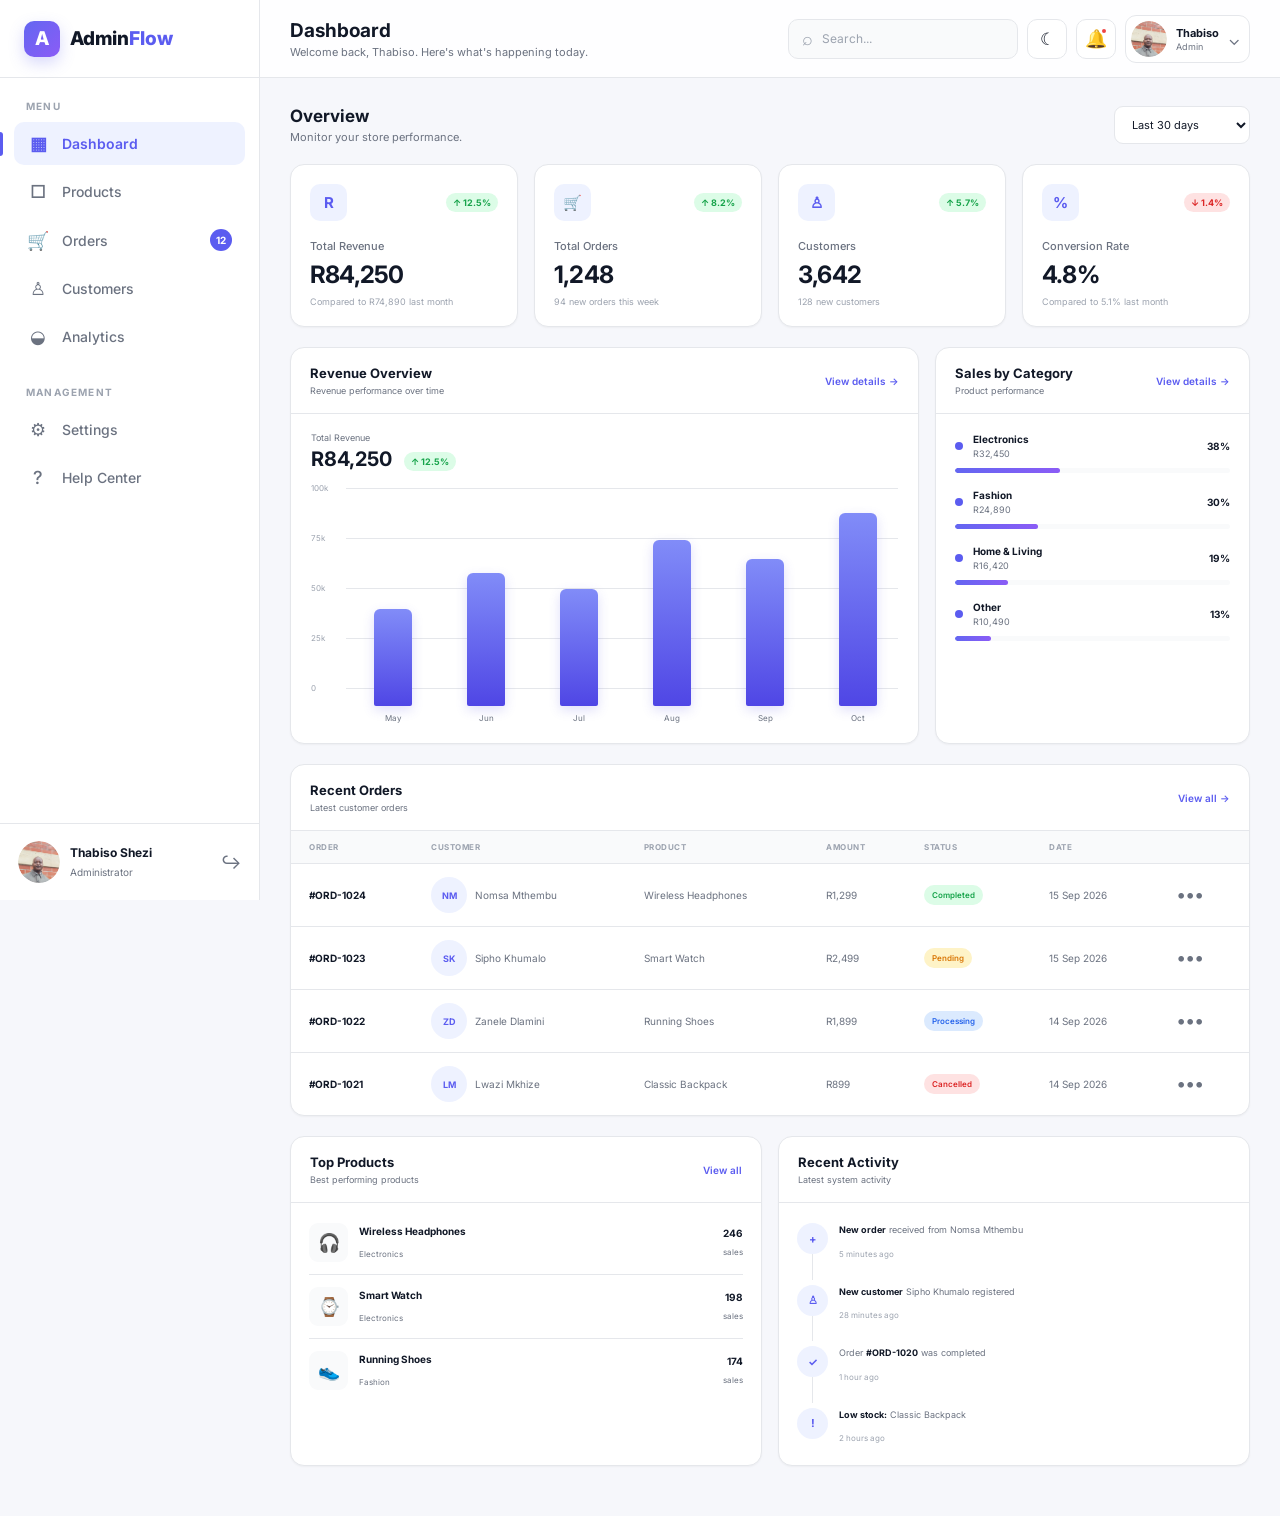
<file: index.html>
<!DOCTYPE html>
<html lang="en">
<head>
    <meta charset="UTF-8">

    <meta
        name="viewport"
        content="width=device-width, initial-scale=1.0"
    >

    <meta
        name="description"
        content="Modern responsive admin dashboard built with HTML, CSS and JavaScript."
    >

    <title>Admin Dashboard</title>

    <link rel="stylesheet" href="style.css">
</head>

<body>

<div class="dashboard-layout">

    <!-- ============================= -->
    <!-- SIDEBAR -->
    <!-- ============================= -->

    <aside class="sidebar" id="sidebar">

        <div class="sidebar-header">

            <a href="index.html" class="logo">
                <span class="logo-icon">A</span>

                <span class="logo-text">
                    Admin<span>Flow</span>
                </span>
            </a>

            <button
                class="sidebar-close"
                id="sidebarClose"
                aria-label="Close sidebar"
            >
                ✕
            </button>

        </div>


        <!-- Navigation -->

        <nav class="sidebar-nav">

            <p class="nav-title">MENU</p>

            <a href="index.html" class="nav-link active">

                <span class="nav-icon">▦</span>

                <span>Dashboard</span>

            </a>


            <a href="products.html" class="nav-link">

                <span class="nav-icon">□</span>

                <span>Products</span>

            </a>


            <a href="orders.html" class="nav-link">

                <span class="nav-icon">🛒</span>

                <span>Orders</span>

                <span class="nav-badge">12</span>

            </a>


            <a href="customers.html" class="nav-link">

                <span class="nav-icon">♙</span>

                <span>Customers</span>

            </a>


            <a href="analytics.html" class="nav-link">

                <span class="nav-icon">◒</span>

                <span>Analytics</span>

            </a>


            <p class="nav-title settings-title">
                MANAGEMENT
            </p>


            <a href="settings.html" class="nav-link">

                <span class="nav-icon">⚙</span>
                
                <span>Settings</span>
            </a>


            <a href="help.html" class="nav-link">

                <span class="nav-icon">?</span>

                <span>Help Center</span>
                
            </a>

        </nav>

        <!-- User -->

        <div class="sidebar-user">

            <div class="user-avatar">
                <img
                    src="profile.jpg"
                    alt="Thabiso Shezi"
                    class="admin-profile-image"
                >
            </div>

            <div class="user-info">
                <strong>Thabiso Shezi</strong>
                <span>Administrator</span>
            </div>

            <button
                class="logout-btn"
                title="Logout"
                aria-label="Logout"
            >
                ↪
            </button>

        </div>

    </aside>



    <!-- ============================= -->
    <!-- MAIN -->
    <!-- ============================= -->

    <main class="main-content">


        <!-- ============================= -->
        <!-- HEADER -->
        <!-- ============================= -->

        <header class="top-header">

            <div class="header-left">

                <button
                    class="menu-btn"
                    id="menuBtn"
                    aria-label="Open sidebar"
                >
                    ☰
                </button>


                <div>

                    <h1>Dashboard</h1>

                    <p>
                        Welcome back, Thabiso.
                        Here's what's happening today.
                    </p>

                </div>

            </div>


            <div class="header-actions">


                <!-- Search -->

                <div class="search-box">

                    <span>⌕</span>

                    <input
                        type="search"
                        id="dashboardSearch"
                        placeholder="Search..."
                        aria-label="Search dashboard"
                    >

                </div>


                <!-- Theme -->

                <button
                    class="header-btn"
                    id="themeToggle"
                    aria-label="Change theme"
                    title="Change theme"
                >
                    ☾
                </button>


                <!-- Notification -->

                <div class="notification-wrapper">

                <button
                    class="header-btn notification-btn"
                    id="notificationBtn"
                    aria-label="Notifications"
                    aria-expanded="false"
                >
                    🔔
                    <span class="notification-dot" id="notificationDot"></span>
                </button>

                <div class="notification-dropdown" id="notificationDropdown">

                    <div class="notification-header">
                        <div>
                            <h3>Notifications</h3>
                            <span>3 unread</span>
                        </div>

                        <button id="markAllRead">
                            Mark all as read
                        </button>
                    </div>

                    <div class="notification-list">

                        <div class="notification-item unread">
                            <div class="notification-item-icon">
                                🛒
                            </div>

                            <div class="notification-content">
                                <strong>New order received</strong>
                                <p>Order #ORD-1025 has been placed.</p>
                                <span>5 minutes ago</span>
                            </div>
                        </div>

                        <div class="notification-item unread">
                            <div class="notification-item-icon">
                                👤
                            </div>

                            <div class="notification-content">
                                <strong>New customer</strong>
                                <p>A new customer created an account.</p>
                                <span>28 minutes ago</span>
                            </div>
                        </div>

                        <div class="notification-item unread">
                            <div class="notification-item-icon">
                                ⚠
                            </div>

                            <div class="notification-content">
                                <strong>Low stock</strong>
                                <p>Classic Backpack is running low.</p>
                                <span>2 hours ago</span>
                            </div>
                        </div>

                    </div>

                    <a href="notifications.html" class="notification-footer">
                        View all notifications →
                    </a>

                </div>

             </div>


                <!-- Profile -->

                <button class="profile-button">

                    <div class="profile-avatar">
                        <img
                            src="profile.jpg"
                            alt="Thabiso Shezi"
                            class="admin-profile-image"
                        >
                    </div>

                    <div class="profile-details">
                        <strong>Thabiso</strong>
                        <span>Admin</span>
                    </div>

                    <span class="profile-arrow">⌄</span>

                </button>

            </div>

        </header>



        <!-- ============================= -->
        <!-- DASHBOARD CONTENT -->
        <!-- ============================= -->

        <div class="dashboard-content">


            <!-- ============================= -->
            <!-- OVERVIEW -->
            <!-- ============================= -->

            <div class="section-heading">

                <div>

                    <h2>Overview</h2>

                    <p>
                        Monitor your store performance.
                    </p>

                </div>


                <select
                    id="dateFilter"
                    class="date-filter"
                    aria-label="Select report period"
                >

                    <option value="7">
                        Last 7 days
                    </option>

                    <option value="30" selected>
                        Last 30 days
                    </option>

                    <option value="90">
                        Last 90 days
                    </option>

                </select>

            </div>



            <!-- ============================= -->
            <!-- STAT CARDS -->
            <!-- ============================= -->

            <section class="stats-grid">


                <!-- Revenue -->

                <article class="stat-card">

                    <div class="stat-top">

                        <div class="stat-icon">
                            R
                        </div>

                        <span class="stat-change positive">
                            ↑ 12.5%
                        </span>

                    </div>


                    <p class="stat-label">
                        Total Revenue
                    </p>

                    <h3 id="totalRevenue">
                        R84,250
                    </h3>

                    <p class="stat-description">
                        Compared to R74,890 last month
                    </p>

                </article>



                <!-- Orders -->

                <article class="stat-card">

                    <div class="stat-top">

                        <div class="stat-icon">
                            🛒
                        </div>

                        <span class="stat-change positive">
                            ↑ 8.2%
                        </span>

                    </div>


                    <p class="stat-label">
                        Total Orders
                    </p>

                    <h3 id="totalOrders">
                        1,248
                    </h3>

                    <p class="stat-description">
                        94 new orders this week
                    </p>

                </article>



                <!-- Customers -->

                <article class="stat-card">

                    <div class="stat-top">

                        <div class="stat-icon">
                            ♙
                        </div>

                        <span class="stat-change positive">
                            ↑ 5.7%
                        </span>

                    </div>


                    <p class="stat-label">
                        Customers
                    </p>

                    <h3 id="totalCustomers">
                        3,642
                    </h3>

                    <p class="stat-description">
                        128 new customers
                    </p>

                </article>



                <!-- Conversion -->

                <article class="stat-card">

                    <div class="stat-top">

                        <div class="stat-icon">
                            %
                        </div>

                        <span class="stat-change negative">
                            ↓ 1.4%
                        </span>

                    </div>


                    <p class="stat-label">
                        Conversion Rate
                    </p>

                    <h3>
                        4.8%
                    </h3>

                    <p class="stat-description">
                        Compared to 5.1% last month
                    </p>

                </article>

            </section>



            <!-- ============================= -->
            <!-- ANALYTICS AREA -->
            <!-- ============================= -->

            <section class="analytics-grid">


                <!-- Revenue Chart -->

                <article class="dashboard-card revenue-card">

                    <div class="card-header">

                        <div>

                            <h3>Revenue Overview</h3>

                            <p>
                                Revenue performance over time
                            </p>

                        </div>


                        <a href="revenue.html" class="view-all">
                            View details →
                        </a>

                    </div>


                    <div class="revenue-summary">

                        <div>

                            <span>Total Revenue</span>

                            <strong>
                                R84,250
                            </strong>

                        </div>

                        <span class="stat-change positive">
                            ↑ 12.5%
                        </span>

                    </div>


                    <!-- Custom CSS/JS chart -->

                    <div
                        class="chart-container"
                        id="revenueChart"
                    >

                        <div class="chart-grid">

                            <span>100k</span>
                            <span>75k</span>
                            <span>50k</span>
                            <span>25k</span>
                            <span>0</span>

                        </div>


                        <div class="chart-bars">

                            <div
                                class="chart-column"
                                data-value="42"
                            >
                                <div
                                    class="chart-bar"
                                    style="height: 42%;"
                                ></div>

                                <span>May</span>
                            </div>


                            <div
                                class="chart-column"
                                data-value="58"
                            >
                                <div
                                    class="chart-bar"
                                    style="height: 58%;"
                                ></div>

                                <span>Jun</span>
                            </div>


                            <div
                                class="chart-column"
                                data-value="51"
                            >
                                <div
                                    class="chart-bar"
                                    style="height: 51%;"
                                ></div>

                                <span>Jul</span>
                            </div>


                            <div
                                class="chart-column"
                                data-value="72"
                            >
                                <div
                                    class="chart-bar"
                                    style="height: 72%;"
                                ></div>

                                <span>Aug</span>
                            </div>


                            <div
                                class="chart-column"
                                data-value="64"
                            >
                                <div
                                    class="chart-bar"
                                    style="height: 64%;"
                                ></div>

                                <span>Sep</span>
                            </div>


                            <div
                                class="chart-column"
                                data-value="84"
                            >
                                <div
                                    class="chart-bar"
                                    style="height: 84%;"
                                ></div>

                                <span>Oct</span>
                            </div>

                        </div>

                    </div>

                </article>



                <!-- Sales -->

                <article class="dashboard-card">

                    <div class="card-header">

                        <div>

                            <h3>Sales by Category</h3>

                            <p>
                                Product performance
                            </p>

                        </div>

                        <a href="sales.html" class="view-all">
                            View details →
                        </a>

                    </div>


                    <div class="sales-list">


                        <div class="sales-item">

                            <div class="sales-info">

                                <span class="sales-dot"></span>

                                <div>

                                    <strong>Electronics</strong>

                                    <span>R32,450</span>

                                </div>

                            </div>

                            <strong>38%</strong>

                        </div>


                        <div class="progress">

                            <div
                                class="progress-bar"
                                style="width: 38%;"
                            ></div>

                        </div>



                        <div class="sales-item">

                            <div class="sales-info">

                                <span class="sales-dot"></span>

                                <div>

                                    <strong>Fashion</strong>

                                    <span>R24,890</span>

                                </div>

                            </div>

                            <strong>30%</strong>

                        </div>


                        <div class="progress">

                            <div
                                class="progress-bar"
                                style="width: 30%;"
                            ></div>

                        </div>



                        <div class="sales-item">

                            <div class="sales-info">

                                <span class="sales-dot"></span>

                                <div>

                                    <strong>Home & Living</strong>

                                    <span>R16,420</span>

                                </div>

                            </div>

                            <strong>19%</strong>

                        </div>


                        <div class="progress">

                            <div
                                class="progress-bar"
                                style="width: 19%;"
                            ></div>

                        </div>



                        <div class="sales-item">

                            <div class="sales-info">

                                <span class="sales-dot"></span>

                                <div>

                                    <strong>Other</strong>

                                    <span>R10,490</span>

                                </div>

                            </div>

                            <strong>13%</strong>

                        </div>


                        <div class="progress">

                            <div
                                class="progress-bar"
                                style="width: 13%;"
                            ></div>

                        </div>

                    </div>

                </article>

            </section>



            <!-- ============================= -->
            <!-- RECENT ORDERS -->
            <!-- ============================= -->

            <section class="dashboard-card orders-card">

                <div class="card-header">

                    <div>

                        <h3>Recent Orders</h3>

                        <p>
                            Latest customer orders
                        </p>

                    </div>


                    <a
                        href="orders.html"
                        class="view-all"
                    >
                        View all →
                    </a>

                </div>


                <div class="table-wrapper">

                    <table>

                        <thead>

                        <tr>

                            <th>ORDER</th>
                            <th>CUSTOMER</th>
                            <th>PRODUCT</th>
                            <th>AMOUNT</th>
                            <th>STATUS</th>
                            <th>DATE</th>
                            <th></th>

                        </tr>

                        </thead>


                        <tbody id="recentOrders">

                        <tr>

                            <td>
                                <strong>#ORD-1024</strong>
                            </td>

                            <td>

                                <div class="customer-cell">

                                    <span class="customer-avatar">
                                        NM
                                    </span>

                                    <span>
                                        Nomsa Mthembu
                                    </span>

                                </div>

                            </td>

                            <td>
                                Wireless Headphones
                            </td>

                            <td>
                                R1,299
                            </td>

                            <td>
                                <span class="status completed">
                                    Completed
                                </span>
                            </td>

                            <td>
                                15 Sep 2026
                            </td>

                            <td>
                                <div class="order-action-wrapper">

                                    <button
                                    class="table-action"
                                    aria-label="Order actions"
                                        aria-expanded="false"
                                 >
                                        •••
                                </button>

                                    <div class="order-action-menu">

                                        <a href="orders.html">
                                            View Order
                                        </a>

                                        <a href="update-order-status.html?id=ORD-1024">
                                            Update Status
                                        </a>

                                        <a href="customers.html">
                                            View Customer
                                        </a>

                                    </div>

                                </div>
                            </td>
                        </tr>



                        <tr>

                            <td>
                                <strong>#ORD-1023</strong>
                            </td>

                            <td>

                                <div class="customer-cell">

                                    <span class="customer-avatar">
                                        SK
                                    </span>

                                    <span>
                                        Sipho Khumalo
                                    </span>

                                </div>

                            </td>

                            <td>
                                Smart Watch
                            </td>

                            <td>
                                R2,499
                            </td>

                            <td>

                                <span class="status pending">
                                    Pending
                                </span>

                            </td>

                            <td>
                                15 Sep 2026
                            </td>

                            <td>

                                <div class="order-action-wrapper">

                                <button
                                    class="table-action"
                                    aria-label="Order actions"
                                    aria-expanded="false"
                                >
                                    •••
                                </button>

                                <div class="order-action-menu">

                                    <a href="orders.html">
                                        View Order
                                    </a>

                                    <a href="update-order-status.html?id=ORD-1023">
                                        Update Status
                                    </a>

                                    <a href="customers.html">
                                        View Customer
                                    </a>

                                </div>

                            </div>

                            </td>

                        </tr>


                        <tr>

                            <td>
                                <strong>#ORD-1022</strong>
                            </td>

                            <td>

                                <div class="customer-cell">

                                    <span class="customer-avatar">
                                        ZD
                                    </span>

                                    <span>
                                        Zanele Dlamini
                                    </span>

                                </div>

                            </td>

                            <td>
                                Running Shoes
                            </td>

                            <td>
                                R1,899
                            </td>

                            <td>

                                <span class="status processing">
                                    Processing
                                </span>

                            </td>

                            <td>
                                14 Sep 2026
                            </td>

                            <td>

                                <div class="order-action-wrapper">

                                    <button
                                        class="table-action"
                                        aria-label="Order actions"
                                        aria-expanded="false"
                                    >
                                        •••
                                    </button>

                                    <div class="order-action-menu">

                                        <a href="orders.html">
                                            View Order
                                        </a>

                                        <a href="update-order-status.html?id=ORD-1022">
                                            Update Status
                                        </a>

                                        <a href="customers.html">
                                            View Customer
                                        </a>

                                    </div>

                                </div>

                            </td>

                        </tr>


                        <tr>

                            <td>
                                <strong>#ORD-1021</strong>
                            </td>

                            <td>

                                <div class="customer-cell">

                                    <span class="customer-avatar">
                                        LM
                                    </span>

                                    <span>
                                        Lwazi Mkhize
                                    </span>

                                </div>

                            </td>

                            <td>
                                Classic Backpack
                            </td>

                            <td>
                                R899
                            </td>

                            <td>

                                <span class="status cancelled">
                                    Cancelled
                                </span>

                            </td>

                            <td>
                                14 Sep 2026
                            </td>

                            <td>

                                <div class="order-action-wrapper">

                                        <button
                                            class="table-action"
                                            aria-label="Order actions"
                                            aria-expanded="false"
                                        >
                                            •••
                                        </button>

                                        <div class="order-action-menu">

                                            <a href="orders.html">
                                                View Order
                                            </a>

                                            <a href="update-order-status.html?id=ORD-1021">
                                                Update Status
                                            </a>

                                            <a href="customers.html">
                                                View Customer
                                            </a>

                                        </div>

                                    </div>

                            </td>

                        </tr>

                        </tbody>

                    </table>

                </div>

            </section>



            <!-- ============================= -->
            <!-- BOTTOM GRID -->
            <!-- ============================= -->

            <section class="bottom-grid">


                <!-- Top Products -->

                <article class="dashboard-card">

                    <div class="card-header">

                        <div>

                            <h3>Top Products</h3>

                            <p>
                                Best performing products
                            </p>

                        </div>

                        <a
                            href="products.html"
                            class="view-all"
                        >
                            View all
                        </a>

                    </div>


                    <div class="product-list">


                        <div class="product-item">

                            <div class="product-image">
                                🎧
                            </div>

                            <div class="product-info">

                                <strong>
                                    Wireless Headphones
                                </strong>

                                <span>
                                    Electronics
                                </span>

                            </div>

                            <div class="product-sales">

                                <strong>246</strong>

                                <span>sales</span>

                            </div>

                        </div>



                        <div class="product-item">

                            <div class="product-image">
                                ⌚
                            </div>

                            <div class="product-info">

                                <strong>
                                    Smart Watch
                                </strong>

                                <span>
                                    Electronics
                                </span>

                            </div>

                            <div class="product-sales">

                                <strong>198</strong>

                                <span>sales</span>

                            </div>

                        </div>



                        <div class="product-item">

                            <div class="product-image">
                                👟
                            </div>

                            <div class="product-info">

                                <strong>
                                    Running Shoes
                                </strong>

                                <span>
                                    Fashion
                                </span>

                            </div>

                            <div class="product-sales">

                                <strong>174</strong>

                                <span>sales</span>

                            </div>

                        </div>

                    </div>

                </article>



                <!-- Activity -->

                <article class="dashboard-card">

                    <div class="card-header">

                        <div>

                            <h3>Recent Activity</h3>

                            <p>
                                Latest system activity
                            </p>

                        </div>

                    </div>


                    <div class="activity-list">


                        <div class="activity-item">

                            <span class="activity-icon">
                                +
                            </span>

                            <div>

                                <p>
                                    <strong>New order</strong>
                                    received from Nomsa Mthembu
                                </p>

                                <span>
                                    5 minutes ago
                                </span>

                            </div>

                        </div>



                        <div class="activity-item">

                            <span class="activity-icon">
                                ♙
                            </span>

                            <div>

                                <p>
                                    <strong>New customer</strong>
                                    Sipho Khumalo registered
                                </p>

                                <span>
                                    28 minutes ago
                                </span>

                            </div>

                        </div>



                        <div class="activity-item">

                            <span class="activity-icon">
                                ✓
                            </span>

                            <div>

                                <p>
                                    Order
                                    <strong>#ORD-1020</strong>
                                    was completed
                                </p>

                                <span>
                                    1 hour ago
                                </span>

                            </div>

                        </div>



                        <div class="activity-item">

                            <span class="activity-icon">
                                !
                            </span>

                            <div>

                                <p>
                                    <strong>Low stock:</strong>
                                    Classic Backpack
                                </p>

                                <span>
                                    2 hours ago
                                </span>

                            </div>

                        </div>

                    </div>

                </article>

            </section>

        </div>

    </main>

</div>


<!-- Mobile overlay -->

<div
    class="sidebar-overlay"
    id="sidebarOverlay"
></div>


<!-- JavaScript -->

<script src="script.js"></script>
</body>
</html>
</file>
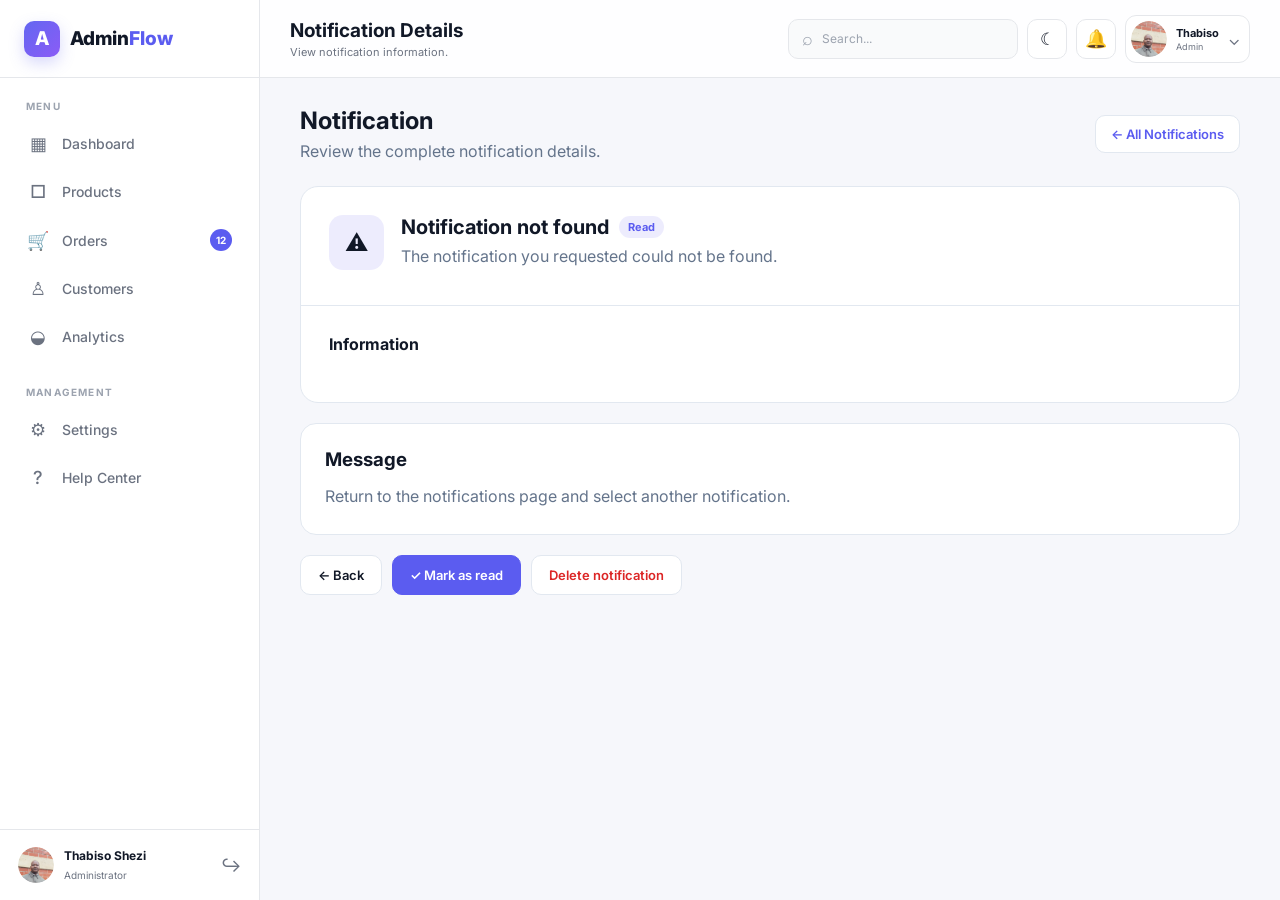
<file: notification-details.html>
<!DOCTYPE html>
<html lang="en">

<head>
    <meta charset="UTF-8">

    <meta
        name="viewport"
        content="width=device-width, initial-scale=1.0"
    >

    <meta
        name="description"
        content="AdminFlow notification details."
    >

    <title>Notification Details | AdminFlow</title>

    <link rel="stylesheet" href="style.css">

    <style>

        /* ==========================================
           NOTIFICATION DETAILS
        ========================================== */

        .details-page {
            max-width: 1000px;
        }

        .details-heading {
            display: flex;
            align-items: center;
            justify-content: space-between;
            gap: 20px;

            margin-bottom: 25px;
        }

        .details-heading h2 {
            margin: 0 0 6px;
        }

        .details-heading p {
            margin: 0;
            color: var(--text-muted, #64748b);
        }

        .back-notifications {
            display: inline-flex;
            align-items: center;
            gap: 7px;

            padding: 10px 15px;

            border:
                1px solid var(--border-color, #e2e8f0);

            border-radius: 10px;

            background: var(--card-bg, #fff);

            color: var(--primary, #4f46e5);

            text-decoration: none;
            font-size: 13px;
            font-weight: 600;

            transition: 0.2s ease;
        }

        .back-notifications:hover {
            transform: translateY(-2px);
        }


        /* ==========================================
           MAIN CARD
        ========================================== */

        .notification-details-card {
            background: var(--card-bg, #fff);

            border:
                1px solid var(--border-color, #e2e8f0);

            border-radius: 18px;

            overflow: hidden;

            margin-bottom: 20px;
        }


        /* Top */

        .details-card-top {
            display: flex;
            align-items: flex-start;
            gap: 17px;

            padding: 28px;

            border-bottom:
                1px solid var(--border-color, #e2e8f0);
        }

        .details-icon {
            width: 55px;
            height: 55px;

            flex-shrink: 0;

            display: flex;
            align-items: center;
            justify-content: center;

            border-radius: 14px;

            background: rgba(79, 70, 229, 0.1);

            font-size: 23px;
        }

        .details-title {
            flex: 1;
        }

        .details-title-row {
            display: flex;
            align-items: center;
            gap: 10px;

            margin-bottom: 5px;
        }

        .details-title h2 {
            margin: 0;
            font-size: 20px;
        }

        .status-badge {
            padding: 4px 9px;

            border-radius: 20px;

            background: rgba(79, 70, 229, 0.1);

            color: var(--primary, #4f46e5);

            font-size: 11px;
            font-weight: 700;
        }

        .details-title p {
            margin: 0 0 7px;

            color: var(--text-muted, #64748b);

            line-height: 1.6;
        }

        .details-time {
            color: var(--text-muted, #94a3b8);
            font-size: 12px;
        }


        /* ==========================================
           INFORMATION
        ========================================== */

        .details-body {
            padding: 28px;
        }

        .details-body h3 {
            margin: 0 0 20px;
            font-size: 16px;
        }

        .details-grid {
            display: grid;
            grid-template-columns: repeat(2, 1fr);

            gap: 18px;
        }

        .detail-item {
            padding: 17px;

            background: rgba(148, 163, 184, 0.07);

            border-radius: 12px;
        }

        .detail-item span {
            display: block;

            margin-bottom: 7px;

            color: var(--text-muted, #64748b);

            font-size: 12px;
        }

        .detail-item strong {
            font-size: 14px;
        }


        /* ==========================================
           MESSAGE
        ========================================== */

        .notification-message-card {
            padding: 24px;

            background: var(--card-bg, #fff);

            border:
                1px solid var(--border-color, #e2e8f0);

            border-radius: 16px;

            margin-bottom: 20px;
        }

        .notification-message-card h3 {
            margin: 0 0 12px;
        }

        .notification-message-card p {
            margin: 0;

            color: var(--text-muted, #64748b);

            line-height: 1.7;
        }


        /* ==========================================
           ACTIONS
        ========================================== */

        .details-actions {
            display: flex;
            align-items: center;

            gap: 10px;

            flex-wrap: wrap;
        }

        .details-action-btn {
            padding: 11px 17px;

            border-radius: 10px;

            border:
                1px solid var(--border-color, #e2e8f0);

            background: var(--card-bg, #fff);

            color: inherit;

            font-size: 13px;
            font-weight: 600;

            cursor: pointer;

            text-decoration: none;

            transition: 0.2s ease;
        }

        .details-action-btn:hover {
            transform: translateY(-2px);
        }

        .details-action-btn.primary {
            border-color: var(--primary, #4f46e5);
            background: var(--primary, #4f46e5);
            color: #fff;
        }

        .details-action-btn.danger {
            color: #dc2626;
        }


        /* ==========================================
           RESPONSIVE
        ========================================== */

        @media (max-width: 700px) {

            .details-heading {
                flex-direction: column;
                align-items: flex-start;
            }

            .details-grid {
                grid-template-columns: 1fr;
            }

            .details-card-top {
                padding: 20px;
            }

            .details-body {
                padding: 20px;
            }

        }

    </style>

</head>


<body>

<div class="dashboard-layout">


    <!-- ==========================================
         SIDEBAR
    ========================================== -->

    <aside class="sidebar" id="sidebar">

        <div class="sidebar-header">

            <a href="index.html" class="logo">

                <span class="logo-icon">
                    A
                </span>

                <span class="logo-text">
                    Admin<span>Flow</span>
                </span>

            </a>


            <button
                class="sidebar-close"
                id="sidebarClose"
                aria-label="Close sidebar"
            >
                ✕
            </button>

        </div>


        <nav class="sidebar-nav">

            <p class="nav-title">
                MENU
            </p>


            <a href="index.html" class="nav-link">
                <span class="nav-icon">▦</span>
                <span>Dashboard</span>
            </a>


            <a href="products.html" class="nav-link">
                <span class="nav-icon">□</span>
                <span>Products</span>
            </a>


            <a href="orders.html" class="nav-link">

                <span class="nav-icon">
                    🛒
                </span>

                <span>Orders</span>

                <span class="nav-badge">
                    12
                </span>

            </a>


            <a href="customers.html" class="nav-link">
                <span class="nav-icon">♙</span>
                <span>Customers</span>
            </a>


            <a href="analytics.html" class="nav-link">
                <span class="nav-icon">◒</span>
                <span>Analytics</span>
            </a>


            <p class="nav-title settings-title">
                MANAGEMENT
            </p>


            <a href="settings.html" class="nav-link">
                <span class="nav-icon">⚙</span>
                <span>Settings</span>
            </a>


            <a href="help.html" class="nav-link">
                <span class="nav-icon">?</span>
                <span>Help Center</span>
            </a>

        </nav>


        <div class="sidebar-user">

           <div class="profile-avatar">
                <img
                    src="profile.jpg"
                    alt="Thabiso Shezi"
                    class="admin-profile-image"
                >
            </div>


            <div class="user-info">

                <strong>
                    Thabiso Shezi
                </strong>

                <span>
                    Administrator
                </span>

            </div>


            <button
                class="logout-btn"
                title="Logout"
                aria-label="Logout"
            >
                ↪
            </button>

        </div>

    </aside>


    <!-- ==========================================
         MAIN
    ========================================== -->

    <main class="main-content">


        <!-- HEADER -->

        <header class="top-header">

            <div class="header-left">

                <button
                    class="menu-btn"
                    id="menuBtn"
                    aria-label="Open sidebar"
                >
                    ☰
                </button>


                <div>

                    <h1>
                        Notification Details
                    </h1>

                    <p>
                        View notification information.
                    </p>

                </div>

            </div>


            <div class="header-actions">


                <div class="search-box">

                    <span>⌕</span>

                    <input
                        type="search"
                        placeholder="Search..."
                        aria-label="Search"
                    >

                </div>


                <button
                    class="header-btn"
                    id="themeToggle"
                    aria-label="Change theme"
                >
                    ☾
                </button>


                <a
                    href="notifications.html"
                    class="header-btn notification-btn"
                    aria-label="Notifications"
                >
                    🔔
                </a>


                <button class="profile-button">

                    <div class="profile-avatar">
                        <img
                            src="profile.jpg"
                            alt="Thabiso Shezi"
                            class="admin-profile-image"
                        >
                    </div>

                    <div class="profile-details">

                        <strong>
                            Thabiso
                        </strong>

                        <span>
                            Admin
                        </span>

                    </div>

                    <span class="profile-arrow">
                        ⌄
                    </span>

                </button>

            </div>

        </header>


        <!-- ==========================================
             CONTENT
        ========================================== -->

        <div class="dashboard-content details-page">


            <div class="details-heading">

                <div>

                    <h2>
                        Notification
                    </h2>

                    <p>
                        Review the complete notification details.
                    </p>

                </div>


                <a
                    href="notifications.html"
                    class="back-notifications"
                >
                    ← All Notifications
                </a>

            </div>


            <!-- ======================================
                 NOTIFICATION
            ======================================= -->

            <section class="notification-details-card">


                <div class="details-card-top">


                    <div
                        class="details-icon"
                        id="detailsIcon"
                    >
                        🔔
                    </div>


                    <div class="details-title">

                        <div class="details-title-row">

                            <h2 id="detailsTitle">
                                Notification
                            </h2>

                            <span class="status-badge">
                                Read
                            </span>

                        </div>


                        <p id="detailsDescription">
                            Notification details.
                        </p>


                        <span
                            class="details-time"
                            id="detailsTime"
                        >
                            Recently
                        </span>

                    </div>

                </div>


                <!-- INFORMATION -->

                <div class="details-body">

                    <h3>
                        Information
                    </h3>


                    <div
                        class="details-grid"
                        id="detailsGrid"
                    >
                    </div>

                </div>

            </section>


            <!-- MESSAGE -->

            <section class="notification-message-card">

                <h3>
                    Message
                </h3>

                <p id="fullMessage">
                    Notification information will appear here.
                </p>

            </section>


            <!-- ACTIONS -->

            <div class="details-actions">

                <a
                    href="notifications.html"
                    class="details-action-btn"
                >
                    ← Back
                </a>


                <button
                    class="details-action-btn primary"
                    id="markReadBtn"
                >
                    ✓ Mark as read
                </button>


                <button
                    class="details-action-btn danger"
                    id="deleteNotificationBtn"
                >
                    Delete notification
                </button>

            </div>


        </div>

    </main>

</div>


<div
    class="sidebar-overlay"
    id="sidebarOverlay"
></div>


<script src="script.js"></script>


<script>

    // ==========================================
    // NOTIFICATION DATA
    // ==========================================

    const notifications = {

    "ORD-1025": {
        icon: "🛒",
        title: "New order received",
        description: "Order #ORD-1025 has been placed successfully.",
        time: "5 minutes ago",

        message:
            "A new customer order has been received. Review the order information and begin processing the purchase.",

        details: {
            "Order ID": "#ORD-1025",
            "Type": "New Order",
            "Status": "Pending",
            "Amount": "R1,499",
            "Customer": "Customer",
            "Received": "5 minutes ago"
        }
    },


    "CUSTOMER-001": {
        icon: "👤",
        title: "New customer registered",
        description: "A new customer created an account.",
        time: "28 minutes ago",

        message:
            "A new customer has successfully registered an account on your store.",

        details: {
            "Type": "Customer",
            "Event": "Registration",
            "Status": "Active",
            "Account": "New Account",
            "Source": "Online Store",
            "Received": "28 minutes ago"
        }
    },


    "STOCK-001": {
        icon: "⚠️",
        title: "Low stock warning",
        description: "Classic Backpack has only 5 units remaining.",
        time: "2 hours ago",

        message:
            "Classic Backpack inventory has reached the low-stock threshold. Consider restocking the product to prevent it from becoming unavailable.",

        details: {
            "Product": "Classic Backpack",
            "Type": "Stock Warning",
            "Stock": "5 units",
            "Status": "Low Stock",
            "Action": "Restock Recommended",
            "Received": "2 hours ago"
        }
    },


    "ORD-1024": {
        icon: "✓",
        title: "Order completed",
        description: "Order #ORD-1024 has been successfully completed.",
        time: "3 hours ago",

        message:
            "The customer order has completed processing successfully.",

        details: {
            "Order ID": "#ORD-1024",
            "Type": "Order",
            "Status": "Completed",
            "Customer": "Nomsa Mthembu",
            "Amount": "R1,299",
            "Received": "3 hours ago"
        }
    },


    "PAY-1023": {
        icon: "💳",
        title: "Payment received",
        description: "Payment for order #ORD-1023 was successfully received.",
        time: "5 hours ago",

        message:
            "The payment associated with order #ORD-1023 has been received successfully.",

        details: {
            "Order ID": "#ORD-1023",
            "Type": "Payment",
            "Status": "Received",
            "Amount": "R2,499",
            "Payment": "Successful",
            "Received": "5 hours ago"
        }
    },


    "CUSTOMER-UPDATE-001": {
        icon: "👤",
        title: "Customer profile updated",
        description: "Sipho Khumalo updated his account information.",
        time: "Yesterday",

        message:
            "Sipho Khumalo recently updated information associated with his customer account.",

        details: {
            "Customer": "Sipho Khumalo",
            "Type": "Customer Update",
            "Event": "Profile Updated",
            "Status": "Completed",
            "Account": "Active",
            "Received": "Yesterday"
        }
    },


    "RESTOCK-001": {
        icon: "📦",
        title: "Product restocked",
        description: "Wireless Headphones have been restocked.",
        time: "Yesterday",

        message:
            "Wireless Headphones inventory has been replenished and the product is available for customer orders.",

        details: {
            "Product": "Wireless Headphones",
            "Type": "Inventory",
            "Event": "Product Restocked",
            "Status": "In Stock",
            "Availability": "Available",
            "Received": "Yesterday"
        }
    }

};


    // ==========================================
    // MARK READ
    // ==========================================

    const markReadBtn =
        document.getElementById(
            "markReadBtn"
        );


    markReadBtn.addEventListener(
        "click",
        () => {

            markReadBtn.textContent =
                "✓ Read";

            markReadBtn.disabled =
                true;

        }
    );


    // ==========================================
    // DELETE
    // ==========================================

    const deleteButton =
        document.getElementById(
            "deleteNotificationBtn"
        );


    deleteButton.addEventListener(
        "click",
        () => {

            const confirmed =
                confirm(
                    "Delete this notification?"
                );


            if (confirmed) {

                window.location.href =
                    "notifications.html";

            }

        }
    );

    // ==========================================
    // GET NOTIFICATION ID FROM URL
    // ==========================================

    const params = new URLSearchParams(window.location.search);

    const notificationId = params.get("id");

    const notification = notifications[notificationId];


    // ==========================================
    // DISPLAY NOTIFICATION
    // ==========================================

    if (notification) {

        document.getElementById("detailsIcon").textContent =
            notification.icon;

        document.getElementById("detailsTitle").textContent =
            notification.title;

        document.getElementById("detailsDescription").textContent =
            notification.description;

        document.getElementById("detailsTime").textContent =
            notification.time;

        document.getElementById("fullMessage").textContent =
            notification.message;


        // ==========================================
        // CREATE INFORMATION CARDS
        // ==========================================

        const detailsGrid =
            document.getElementById("detailsGrid");

        detailsGrid.innerHTML = "";


        Object.entries(notification.details).forEach(
            ([label, value]) => {

                const item =
                    document.createElement("div");

                item.className = "detail-item";


                const labelElement =
                    document.createElement("span");

                labelElement.textContent = label;


                const valueElement =
                    document.createElement("strong");

                valueElement.textContent = value;


                item.appendChild(labelElement);

                item.appendChild(valueElement);

                detailsGrid.appendChild(item);

            }
        );

    }


    // ==========================================
    // NOTIFICATION NOT FOUND
    // ==========================================

    else {

        document.getElementById("detailsIcon").textContent =
            "⚠";

        document.getElementById("detailsTitle").textContent =
            "Notification not found";

        document.getElementById("detailsDescription").textContent =
            "The notification you requested could not be found.";

        document.getElementById("detailsTime").textContent =
            "";

        document.getElementById("fullMessage").textContent =
            "Return to the notifications page and select another notification.";

    }

</script>

</body>
</html>
</file>
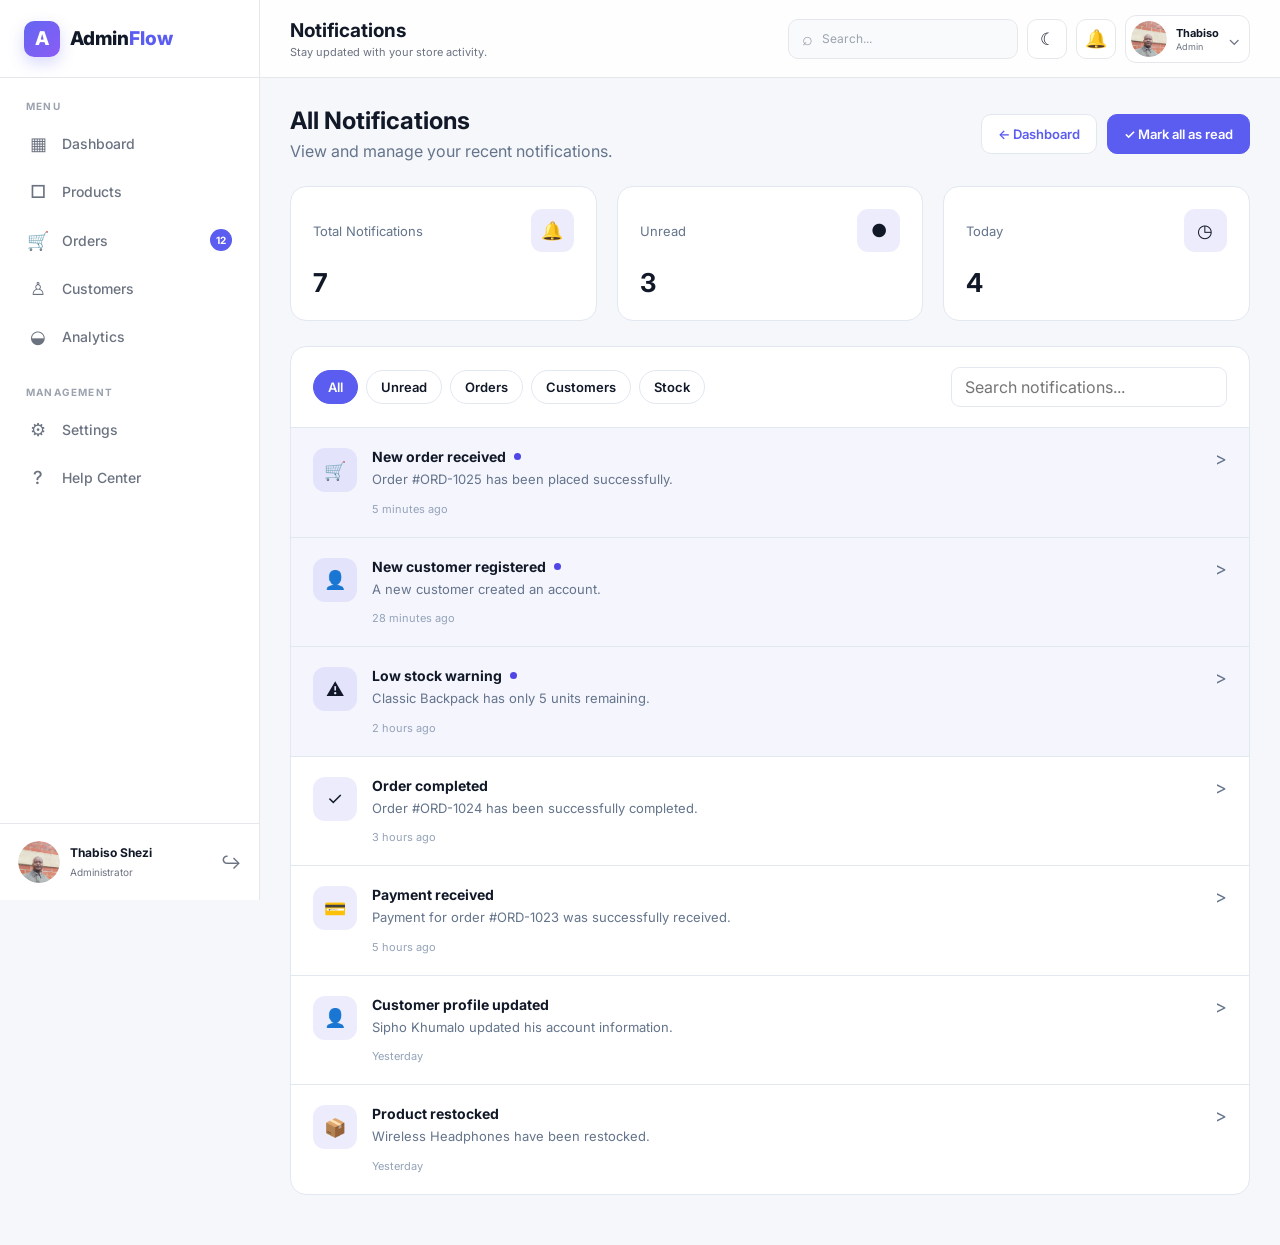
<file: notifications.html>
<!DOCTYPE html>
<html lang="en">

<head>
    <meta charset="UTF-8">

    <meta
        name="viewport"
        content="width=device-width, initial-scale=1.0"
    >

    <meta
        name="description"
        content="AdminFlow notifications and recent activity."
    >

    <title>Notifications | AdminFlow</title>

    <link rel="stylesheet" href="style.css">

    <style>
        /* ==========================================
           NOTIFICATIONS PAGE
        ========================================== */

        .notifications-page-header {
            display: flex;
            align-items: center;
            justify-content: space-between;
            gap: 20px;
            margin-bottom: 25px;
        }

        .notifications-page-header h2 {
            margin: 0 0 6px;
        }

        .notifications-page-header p {
            margin: 0;
            color: var(--text-muted, #64748b);
        }

        .notification-page-actions {
            display: flex;
            align-items: center;
            gap: 10px;
        }

        .back-dashboard,
        .mark-read-btn {
            display: inline-flex;
            align-items: center;
            justify-content: center;
            gap: 7px;

            padding: 11px 16px;

            border-radius: 10px;
            border: 1px solid var(--border-color, #e2e8f0);

            font-size: 13px;
            font-weight: 600;

            text-decoration: none;
            cursor: pointer;

            transition: 0.2s ease;
        }

        .back-dashboard {
            background: var(--card-bg, #fff);
            color: var(--primary, #4f46e5);
        }

        .mark-read-btn {
            border-color: var(--primary, #4f46e5);
            background: var(--primary, #4f46e5);
            color: #fff;
        }

        .back-dashboard:hover,
        .mark-read-btn:hover {
            transform: translateY(-2px);
        }


        /* ==========================================
           STATS
        ========================================== */

        .notification-stats {
            display: grid;
            grid-template-columns: repeat(3, 1fr);
            gap: 20px;
            margin-bottom: 25px;
        }

        .notification-stat-card {
            padding: 22px;

            background: var(--card-bg, #fff);

            border:
                1px solid var(--border-color, #e2e8f0);

            border-radius: 16px;
        }

        .notification-stat-top {
            display: flex;
            align-items: center;
            justify-content: space-between;

            margin-bottom: 15px;
        }

        .notification-stat-icon {
            width: 43px;
            height: 43px;

            display: flex;
            align-items: center;
            justify-content: center;

            border-radius: 11px;

            background: rgba(79, 70, 229, 0.1);

            font-size: 18px;
        }

        .notification-stat-card span {
            color: var(--text-muted, #64748b);
            font-size: 13px;
        }

        .notification-stat-card h3 {
            margin: 7px 0 0;
            font-size: 26px;
        }


        /* ==========================================
           MAIN NOTIFICATION CARD
        ========================================== */

        .all-notifications-card {
            background: var(--card-bg, #fff);

            border:
                1px solid var(--border-color, #e2e8f0);

            border-radius: 16px;

            overflow: hidden;
        }


        /* Filters */

        .notification-toolbar {
            display: flex;
            align-items: center;
            justify-content: space-between;

            gap: 15px;

            padding: 20px 22px;

            border-bottom:
                1px solid var(--border-color, #e2e8f0);
        }

        .notification-filters {
            display: flex;
            align-items: center;
            gap: 8px;

            flex-wrap: wrap;
        }

        .notification-filter {
            padding: 8px 14px;

            border:
                1px solid var(--border-color, #e2e8f0);

            border-radius: 20px;

            background: transparent;
            color: inherit;

            font-size: 13px;
            font-weight: 600;

            cursor: pointer;

            transition: 0.2s ease;
        }

        .notification-filter:hover {
            background: rgba(79, 70, 229, 0.06);
        }

        .notification-filter.active {
            background: var(--primary, #4f46e5);
            border-color: var(--primary, #4f46e5);
            color: #fff;
        }

        .notification-search {
            padding: 9px 13px;

            border:
                1px solid var(--border-color, #e2e8f0);

            border-radius: 9px;

            background: var(--card-bg, #fff);
            color: inherit;

            outline: none;
        }


        /* ==========================================
           ITEMS
        ========================================== */

        .all-notification-item {
            display: flex;
            align-items: flex-start;

            gap: 15px;

            padding: 20px 22px;

            border-bottom:
                1px solid var(--border-color, #e2e8f0);

            transition: 0.2s ease;
        }

        .all-notification-item:last-child {
            border-bottom: none;
        }

        .all-notification-item:hover {
            background: rgba(79, 70, 229, 0.04);
        }

        .all-notification-item.unread {
            background: rgba(79, 70, 229, 0.055);
        }


        /* Icon */

        .page-notification-icon {
            width: 44px;
            height: 44px;

            flex-shrink: 0;

            display: flex;
            align-items: center;
            justify-content: center;

            border-radius: 12px;

            background: rgba(79, 70, 229, 0.1);

            font-size: 18px;
        }


        /* Content */

        .page-notification-content {
            flex: 1;
            min-width: 0;
        }

        .notification-title-row {
            display: flex;
            align-items: center;
            gap: 8px;

            margin-bottom: 5px;
        }

        .notification-title-row strong {
            font-size: 14px;
        }

        .unread-indicator {
            width: 7px;
            height: 7px;

            border-radius: 50%;

            background: #4f46e5;
        }

        .page-notification-content p {
            margin: 0 0 7px;

            color: var(--text-muted, #64748b);

            font-size: 13px;
            line-height: 1.5;
        }

        .notification-time {
            color: var(--text-muted, #94a3b8);
            font-size: 11px;
        }


        /* Action */

        .notification-more {
            border: none;
            background: transparent;

            color: var(--text-muted, #64748b);

            font-size: 18px;

            cursor: pointer;
        }


        /* ==========================================
           EMPTY STATE
        ========================================== */

        .notification-empty {
            display: none;

            padding: 60px 20px;

            text-align: center;
        }

        .notification-empty span {
            display: block;

            margin-bottom: 10px;

            font-size: 35px;
        }

        .notification-empty h3 {
            margin: 0 0 6px;
        }

        .notification-empty p {
            margin: 0;
            color: var(--text-muted, #64748b);
        }


        /* ==========================================
           RESPONSIVE
        ========================================== */

        @media (max-width: 900px) {

            .notification-stats {
                grid-template-columns: 1fr 1fr;
            }

        }

        @media (max-width: 700px) {

            .notifications-page-header {
                flex-direction: column;
                align-items: flex-start;
            }

            .notification-page-actions {
                width: 100%;
                flex-wrap: wrap;
            }

            .notification-toolbar {
                flex-direction: column;
                align-items: flex-start;
            }

            .notification-search {
                width: 100%;
                box-sizing: border-box;
            }

        }

        @media (max-width: 550px) {

            .notification-stats {
                grid-template-columns: 1fr;
            }

            .all-notification-item {
                padding: 17px 15px;
            }

            .page-notification-icon {
                width: 40px;
                height: 40px;
            }

        }

    </style>

</head>


<body>

<div class="dashboard-layout">


    <!-- ==========================================
         SIDEBAR
         No notification link added
    ========================================== -->

    <aside class="sidebar" id="sidebar">

        <div class="sidebar-header">

            <a href="index.html" class="logo">

                <span class="logo-icon">A</span>

                <span class="logo-text">
                    Admin<span>Flow</span>
                </span>

            </a>


            <button
                class="sidebar-close"
                id="sidebarClose"
                aria-label="Close sidebar"
            >
                ✕
            </button>

        </div>


        <nav class="sidebar-nav">

            <p class="nav-title">
                MENU
            </p>


            <a href="index.html" class="nav-link">

                <span class="nav-icon">
                    ▦
                </span>

                <span>Dashboard</span>

            </a>


            <a href="products.html" class="nav-link">

                <span class="nav-icon">
                    □
                </span>

                <span>Products</span>

            </a>


            <a href="orders.html" class="nav-link">

                <span class="nav-icon">
                    🛒
                </span>

                <span>Orders</span>

                <span class="nav-badge">
                    12
                </span>

            </a>


            <a href="customers.html" class="nav-link">

                <span class="nav-icon">
                    ♙
                </span>

                <span>Customers</span>

            </a>


            <a href="analytics.html" class="nav-link">

                <span class="nav-icon">
                    ◒
                </span>

                <span>Analytics</span>

            </a>


            <p class="nav-title settings-title">
                MANAGEMENT
            </p>


            <a href="settings.html" class="nav-link">

                <span class="nav-icon">
                    ⚙
                </span>

                <span>Settings</span>

            </a>


            <a href="help.html" class="nav-link">

                <span class="nav-icon">
                    ?
                </span>

                <span>Help Center</span>

            </a>

        </nav>


        <div class="sidebar-user">

            <div class="user-avatar">
                <img
                    src="profile.jpg"
                    alt="Thabiso Shezi"
                    class="admin-profile-image"
                >
            </div>


            <div class="user-info">

                <strong>
                    Thabiso Shezi
                </strong>

                <span>
                    Administrator
                </span>

            </div>


            <button
                class="logout-btn"
                title="Logout"
                aria-label="Logout"
            >
                ↪
            </button>

        </div>

    </aside>


    <!-- ==========================================
         MAIN
    ========================================== -->

    <main class="main-content">


        <!-- HEADER -->

        <header class="top-header">

            <div class="header-left">

                <button
                    class="menu-btn"
                    id="menuBtn"
                    aria-label="Open sidebar"
                >
                    ☰
                </button>


                <div>

                    <h1>
                        Notifications
                    </h1>

                    <p>
                        Stay updated with your store activity.
                    </p>

                </div>

            </div>


            <div class="header-actions">


                <div class="search-box">

                    <span>⌕</span>

                    <input
                        type="search"
                        placeholder="Search..."
                        aria-label="Search"
                    >

                </div>


                <button
                    class="header-btn"
                    id="themeToggle"
                    aria-label="Change theme"
                >
                    ☾
                </button>


                <button
                    class="header-btn notification-btn"
                    aria-label="Notifications"
                >
                    🔔
                </button>


                <button class="profile-button">

                    <div class="profile-avatar">
                        <img
                            src="profile.jpg"
                            alt="Thabiso Shezi"
                            class="admin-profile-image"
                        >
                    </div>

                    <div class="profile-details">

                        <strong>
                            Thabiso
                        </strong>

                        <span>
                            Admin
                        </span>

                    </div>

                    <span class="profile-arrow">
                        ⌄
                    </span>

                </button>

            </div>

        </header>


        <!-- ==========================================
             CONTENT
        ========================================== -->

        <div class="dashboard-content">


            <!-- HEADING -->

            <div class="notifications-page-header">

                <div>

                    <h2>
                        All Notifications
                    </h2>

                    <p>
                        View and manage your recent notifications.
                    </p>

                </div>


                <div class="notification-page-actions">

                    <a
                        href="index.html"
                        class="back-dashboard"
                    >
                        ← Dashboard
                    </a>


                    <button
                        class="mark-read-btn"
                        id="pageMarkAllRead"
                    >
                        ✓ Mark all as read
                    </button>

                </div>

            </div>


            <!-- ======================================
                 STATS
            ======================================= -->

            <section class="notification-stats">


                <article class="notification-stat-card">

                    <div class="notification-stat-top">

                        <span>
                            Total Notifications
                        </span>

                        <div class="notification-stat-icon">
                            🔔
                        </div>

                    </div>

                    <h3 id="totalNotifications">
                        7
                    </h3>

                </article>


                <article class="notification-stat-card">

                    <div class="notification-stat-top">

                        <span>
                            Unread
                        </span>

                        <div class="notification-stat-icon">
                            ●
                        </div>

                    </div>

                    <h3 id="unreadCount">
                        3
                    </h3>

                </article>


                <article class="notification-stat-card">

                    <div class="notification-stat-top">

                        <span>
                            Today
                        </span>

                        <div class="notification-stat-icon">
                            ◷
                        </div>

                    </div>

                    <h3>
                        4
                    </h3>

                </article>

            </section>


            <!-- ======================================
                 NOTIFICATIONS
            ======================================= -->

            <section class="all-notifications-card">


                <!-- Toolbar -->

                <div class="notification-toolbar">

                    <div class="notification-filters">

                        <button
                            class="notification-filter active"
                            data-filter="all"
                        >
                            All
                        </button>

                        <button
                            class="notification-filter"
                            data-filter="unread"
                        >
                            Unread
                        </button>

                        <button
                            class="notification-filter"
                            data-filter="order"
                        >
                            Orders
                        </button>

                        <button
                            class="notification-filter"
                            data-filter="customer"
                        >
                            Customers
                        </button>

                        <button
                            class="notification-filter"
                            data-filter="stock"
                        >
                            Stock
                        </button>

                    </div>


                    <input
                        type="search"
                        class="notification-search"
                        id="notificationSearch"
                        placeholder="Search notifications..."
                    >

                </div>


                <!-- LIST -->

                <div id="allNotificationsList">


                    <!-- 1 -->

                    <div
                        class="all-notification-item unread"
                        data-type="order"
                    >

                        <div class="page-notification-icon">
                            🛒
                        </div>


                        <div class="page-notification-content">

                            <div class="notification-title-row">

                                <strong>
                                    New order received
                                </strong>

                                <span
                                    class="unread-indicator"
                                ></span>

                            </div>


                            <p>
                                Order #ORD-1025 has been
                                placed successfully.
                            </p>


                            <span class="notification-time">
                                5 minutes ago
                            </span>

                        </div>


                        <a
                            href="notification-details.html?id=ORD-1025"
                            class="notification-more"
                            aria-label="View notification details"
                        >
                             &gt;
                        </a>

                    </div>


                    <!-- 2 -->

                    <div
                        class="all-notification-item unread"
                        data-type="customer"
                    >

                        <div class="page-notification-icon">
                            👤
                        </div>


                        <div class="page-notification-content">

                            <div class="notification-title-row">

                                <strong>
                                    New customer registered
                                </strong>

                                <span
                                    class="unread-indicator"
                                ></span>

                            </div>


                            <p>
                                A new customer created
                                an account.
                            </p>


                            <span class="notification-time">
                                28 minutes ago
                            </span>

                        </div>


                        <a
                            href="notification-details.html?id=CUSTOMER-001"
                            class="notification-more"
                            aria-label="View notification details"
                        >
                             &gt;
                        </a>

                    </div>


                    <!-- 3 -->

                    <div
                        class="all-notification-item unread"
                        data-type="stock"
                    >

                        <div class="page-notification-icon">
                            ⚠
                        </div>


                        <div class="page-notification-content">

                            <div class="notification-title-row">

                                <strong>
                                    Low stock warning
                                </strong>

                                <span
                                    class="unread-indicator"
                                ></span>

                            </div>


                            <p>
                                Classic Backpack has only
                                5 units remaining.
                            </p>


                            <span class="notification-time">
                                2 hours ago
                            </span>

                        </div>


                        <a
                            href="notification-details.html?id=STOCK-001"
                            class="notification-more"
                            aria-label="View notification details"
                        >
                             &gt;
                        </a>

                    </div>


                    <!-- 4 -->

                    <div
                        class="all-notification-item"
                        data-type="order"
                    >

                        <div class="page-notification-icon">
                            ✓
                        </div>


                        <div class="page-notification-content">

                            <div class="notification-title-row">

                                <strong>
                                    Order completed
                                </strong>

                            </div>


                            <p>
                                Order #ORD-1024 has been
                                successfully completed.
                            </p>


                            <span class="notification-time">
                                3 hours ago
                            </span>

                        </div>


                        <a
                            href="notification-details.html?id=ORD-1024"
                            class="notification-more"
                            aria-label="View notification details"
                        >
                            &gt;
                        </a>

                    </div>


                    <!-- 5 -->

                    <div
                        class="all-notification-item"
                        data-type="order"
                    >

                        <div class="page-notification-icon">
                            💳
                        </div>


                        <div class="page-notification-content">

                            <div class="notification-title-row">

                                <strong>
                                    Payment received
                                </strong>

                            </div>


                            <p>
                                Payment for order #ORD-1023
                                was successfully received.
                            </p>


                            <span class="notification-time">
                                5 hours ago
                            </span>

                        </div>


                        <a
                            href="notification-details.html?id=PAY-1023"
                            class="notification-more"
                            aria-label="View notification details"
                        >
                             &gt;
                        </a>

                    </div>


                    <!-- 6 -->

                    <div
                        class="all-notification-item"
                        data-type="customer"
                    >

                        <div class="page-notification-icon">
                            👤
                        </div>


                        <div class="page-notification-content">

                            <div class="notification-title-row">

                                <strong>
                                    Customer profile updated
                                </strong>

                            </div>


                            <p>
                                Sipho Khumalo updated
                                his account information.
                            </p>


                            <span class="notification-time">
                                Yesterday
                            </span>

                        </div>


                        <a
                            href="notification-details.html?id=CUSTOMER-UPDATE-001"
                            class="notification-more"
                            aria-label="View customer profile notification"
                        >
                            &gt;
                        </a>

                    </div>


                    <!-- 7 -->

                    <div
                        class="all-notification-item"
                        data-type="stock"
                    >

                        <div class="page-notification-icon">
                            📦
                        </div>


                        <div class="page-notification-content">

                            <div class="notification-title-row">

                                <strong>
                                    Product restocked
                                </strong>

                            </div>


                            <p>
                                Wireless Headphones have
                                been restocked.
                            </p>


                            <span class="notification-time">
                                Yesterday
                            </span>

                        </div>


                        <a
                            href="notification-details.html?id=RESTOCK-001"
                            class="notification-more"
                            aria-label="View product restock notification"
                        >
                             &gt;
                        </a>

                    </div>

                </div>


                <!-- EMPTY -->

                <div
                    class="notification-empty"
                    id="notificationEmpty"
                >

                    <span>🔔</span>

                    <h3>
                        No notifications found
                    </h3>

                    <p>
                        Try changing your filter or search.
                    </p>

                </div>

            </section>

        </div>

    </main>

</div>


<div
    class="sidebar-overlay"
    id="sidebarOverlay"
></div>


<script src="script.js"></script>


<script>
    // ==========================================
    // NOTIFICATIONS PAGE
    // ==========================================

    const filters =
        document.querySelectorAll(
            ".notification-filter"
        );

    const notificationItems =
        document.querySelectorAll(
            ".all-notification-item"
        );

    const notificationSearch =
        document.getElementById(
            "notificationSearch"
        );

    const emptyState =
        document.getElementById(
            "notificationEmpty"
        );

    const markAllButton =
        document.getElementById(
            "pageMarkAllRead"
        );

    const unreadCount =
        document.getElementById(
            "unreadCount"
        );

    let currentFilter = "all";


    // ==========================================
    // FILTER
    // ==========================================

    filters.forEach(button => {

        button.addEventListener(
            "click",
            () => {

                filters.forEach(filter => {
                    filter.classList.remove(
                        "active"
                    );
                });

                button.classList.add(
                    "active"
                );

                currentFilter =
                    button.dataset.filter;

                filterNotifications();

            }
        );

    });


    // ==========================================
    // SEARCH
    // ==========================================

    if (notificationSearch) {

        notificationSearch.addEventListener(
            "input",
            filterNotifications
        );

    }


    // ==========================================
    // FILTER FUNCTION
    // ==========================================

    function filterNotifications() {

        const searchValue =
            notificationSearch.value
                .toLowerCase()
                .trim();

        let visibleCount = 0;


        notificationItems.forEach(item => {

            const type =
                item.dataset.type;

            const text =
                item.textContent
                    .toLowerCase();


            let matchesFilter = false;


            if (currentFilter === "all") {

                matchesFilter = true;

            }

            else if (
                currentFilter === "unread"
            ) {

                matchesFilter =
                    item.classList.contains(
                        "unread"
                    );

            }

            else {

                matchesFilter =
                    type === currentFilter;

            }


            const matchesSearch =
                text.includes(searchValue);


            if (
                matchesFilter &&
                matchesSearch
            ) {

                item.style.display = "flex";

                visibleCount++;

            }

            else {

                item.style.display = "none";

            }

        });


        emptyState.style.display =
            visibleCount === 0
                ? "block"
                : "none";

    }


    // ==========================================
    // MARK INDIVIDUAL AS READ
    // ==========================================

    notificationItems.forEach(item => {

        item.addEventListener(
            "click",
            event => {

                if (
                    event.target.closest(
                        ".notification-more"
                    )
                ) {
                    return;
                }


                item.classList.remove(
                    "unread"
                );


                const indicator =
                    item.querySelector(
                        ".unread-indicator"
                    );


                if (indicator) {

                    indicator.remove();

                }


                updateUnreadCount();

            }
        );

    });


    // ==========================================
    // MARK ALL AS READ
    // ==========================================

    if (markAllButton) {

        markAllButton.addEventListener(
            "click",
            () => {

                notificationItems.forEach(
                    item => {

                        item.classList.remove(
                            "unread"
                        );


                        const indicator =
                            item.querySelector(
                                ".unread-indicator"
                            );


                        if (indicator) {

                            indicator.remove();

                        }

                    }
                );


                updateUnreadCount();

                filterNotifications();

            }
        );

    }


    // ==========================================
    // UPDATE COUNT
    // ==========================================

    function updateUnreadCount() {

        const unread =
            document.querySelectorAll(
                ".all-notification-item.unread"
            ).length;


        if (unreadCount) {

            unreadCount.textContent =
                unread;

        }

    }

</script>

</body>

</html>
</file>
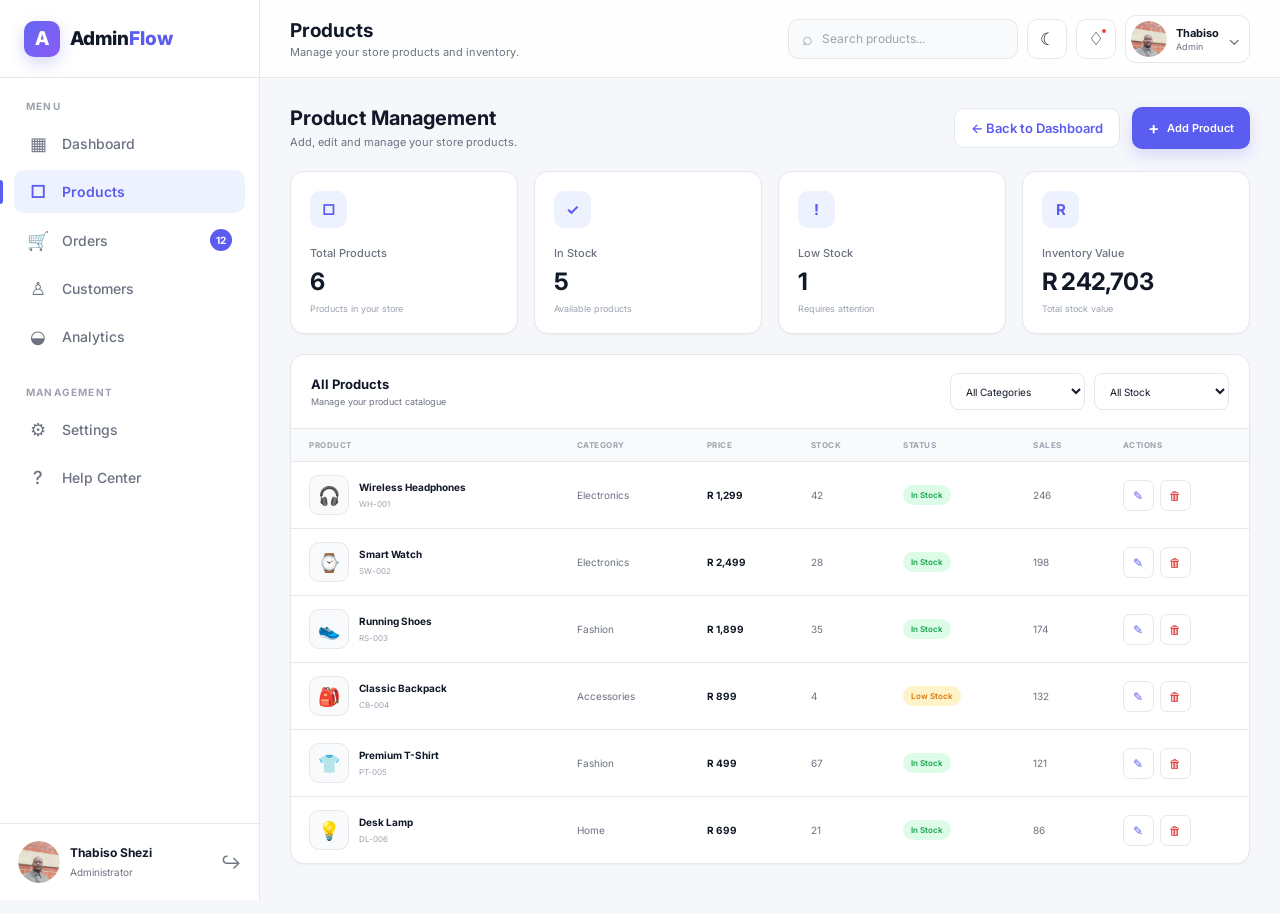
<file: products.html>
<!DOCTYPE html>
<html lang="en">

<head>
    <meta charset="UTF-8">

    <meta
        name="viewport"
        content="width=device-width, initial-scale=1.0"
    >

    <meta
        name="description"
        content="AdminFlow product management dashboard."
    >

    <title>Products | AdminFlow</title>

    <link rel="stylesheet" href="style.css">
</head>

<body>

<div class="dashboard-layout">

    <!-- ==========================================
         SIDEBAR
    =========================================== -->

    <aside class="sidebar" id="sidebar">

        <div class="sidebar-header">

            <a href="index.html" class="logo">

                <span class="logo-icon">A</span>

                <span class="logo-text">
                    Admin<span>Flow</span>
                </span>

            </a>

            <button
                class="sidebar-close"
                id="sidebarClose"
                aria-label="Close sidebar"
            >
                ✕
            </button>

        </div>


        <nav class="sidebar-nav">

            <p class="nav-title">
                MENU
            </p>


            <a href="index.html" class="nav-link">

                <span class="nav-icon">▦</span>

                <span>Dashboard</span>

            </a>


            <a href="products.html" class="nav-link active">

                <span class="nav-icon">□</span>

                <span>Products</span>

            </a>


            <a href="orders.html" class="nav-link">

                <span class="nav-icon">🛒</span>

                <span>Orders</span>

                <span class="nav-badge">
                    12
                </span>

            </a>


            <a href="customers.html" class="nav-link">

                <span class="nav-icon">♙</span>

                <span>Customers</span>

            </a>


            <a href="analytics.html" class="nav-link">

                <span class="nav-icon">◒</span>

                <span>Analytics</span>

            </a>


            <p class="nav-title settings-title">
                MANAGEMENT
            </p>


            <a href="settings.html" class="nav-link">

                <span class="nav-icon">⚙</span>
                
                <span>Settings</span>
            </a>


            <a href="help.html" class="nav-link">

                <span class="nav-icon">?</span>

                <span>Help Center</span>
                
            </a>

        </nav>


        <div class="sidebar-user">

            <div class="user-avatar">
                <img
                    src="profile.jpg"
                    alt="Thabiso Shezi"
                    class="admin-profile-image"
                >
            </div>

            <div class="user-info">

                <strong>
                    Thabiso Shezi
                </strong>

                <span>
                    Administrator
                </span>

            </div>

            <button
                class="logout-btn"
                aria-label="Logout"
            >
                ↪
            </button>

        </div>

    </aside>


    <!-- ==========================================
         MAIN CONTENT
    =========================================== -->

    <main class="main-content">


        <!-- ======================================
             HEADER
        ======================================= -->

        <header class="top-header">

            <div class="header-left">

                <button
                    class="menu-btn"
                    id="menuBtn"
                    aria-label="Open sidebar"
                >
                    ☰
                </button>


                <div>

                    <h1>
                        Products
                    </h1>

                    <p>
                        Manage your store products and inventory.
                    </p>

                </div>

            </div>


            <div class="header-actions">


                <div class="search-box">

                    <span>⌕</span>

                    <input
                        type="search"
                        id="productSearch"
                        placeholder="Search products..."
                        aria-label="Search products"
                    >

                </div>


                <button
                    class="header-btn"
                    id="themeToggle"
                    aria-label="Change theme"
                >
                    ☾
                </button>


                <button
                    class="header-btn notification-btn"
                    aria-label="Notifications"
                >

                    ♢

                    <span class="notification-dot"></span>

                </button>


                <button class="profile-button">

                    <div class="profile-avatar">
                        <img
                            src="profile.jpg"
                            alt="Thabiso Shezi"
                            class="admin-profile-image"
                        >
                    </div>

                    <div class="profile-details">

                        <strong>
                            Thabiso
                        </strong>

                        <span>
                            Admin
                        </span>

                    </div>

                    <span class="profile-arrow">
                        ⌄
                    </span>

                </button>

            </div>

        </header>


        <!-- ======================================
             PRODUCTS CONTENT
        ======================================= -->

        <div class="dashboard-content">


            <!-- Page heading -->

            <div class="products-page-heading">

                <div>

                    <h2>
                        Product Management
                    </h2>

                    <p>
                        Add, edit and manage your store products.
                    </p>

                </div>


                <div class="products-page-actions">

                    <a href="index.html" class="back-dashboard-btn">
                        ← Back to Dashboard
                    </a>

                    <button
                        class="add-product-btn"
                        id="addProductBtn"
                    >
                        <span>+</span>
                        Add Product
                    </button>

               </div>

            </div>


            <!-- ==================================
                 PRODUCT STATS
            =================================== -->

            <section class="product-stats-grid">


                <article class="stat-card">

                    <div class="stat-top">

                        <div class="stat-icon">
                            □
                        </div>

                    </div>

                    <p class="stat-label">
                        Total Products
                    </p>

                    <h3 id="productCount">
                        6
                    </h3>

                    <p class="stat-description">
                        Products in your store
                    </p>

                </article>


                <article class="stat-card">

                    <div class="stat-top">

                        <div class="stat-icon">
                            ✓
                        </div>

                    </div>

                    <p class="stat-label">
                        In Stock
                    </p>

                    <h3 id="inStockCount">
                        5
                    </h3>

                    <p class="stat-description">
                        Available products
                    </p>

                </article>


                <article class="stat-card">

                    <div class="stat-top">

                        <div class="stat-icon">
                            !
                        </div>

                    </div>

                    <p class="stat-label">
                        Low Stock
                    </p>

                    <h3 id="lowStockCount">
                        1
                    </h3>

                    <p class="stat-description">
                        Requires attention
                    </p>

                </article>


                <article class="stat-card">

                    <div class="stat-top">

                        <div class="stat-icon">
                            R
                        </div>

                    </div>

                    <p class="stat-label">
                        Inventory Value
                    </p>

                    <h3 id="inventoryValue">
                        R15,994
                    </h3>

                    <p class="stat-description">
                        Total stock value
                    </p>

                </article>

            </section>


            <!-- ==================================
                 PRODUCTS TABLE
            =================================== -->

            <section class="dashboard-card products-table-card">


                <!-- Toolbar -->

                <div class="products-toolbar">


                    <div>

                        <h3>
                            All Products
                        </h3>

                        <p>
                            Manage your product catalogue
                        </p>

                    </div>


                    <div class="product-filters">


                        <select
                            id="categoryFilter"
                            aria-label="Filter by category"
                        >

                            <option value="all">
                                All Categories
                            </option>

                            <option value="Electronics">
                                Electronics
                            </option>

                            <option value="Fashion">
                                Fashion
                            </option>

                            <option value="Home">
                                Home
                            </option>

                            <option value="Accessories">
                                Accessories
                            </option>

                        </select>


                        <select
                            id="stockFilter"
                            aria-label="Filter by stock"
                        >

                            <option value="all">
                                All Stock
                            </option>

                            <option value="stock">
                                In Stock
                            </option>

                            <option value="low">
                                Low Stock
                            </option>

                            <option value="out">
                                Out of Stock
                            </option>

                        </select>

                    </div>

                </div>


                <div class="table-wrapper">

                    <table class="products-table">

                        <thead>

                        <tr>

                            <th>PRODUCT</th>

                            <th>CATEGORY</th>

                            <th>PRICE</th>

                            <th>STOCK</th>

                            <th>STATUS</th>

                            <th>SALES</th>

                            <th>ACTIONS</th>

                        </tr>

                        </thead>


                        <tbody id="productsTableBody">


                        <!-- Product 1 -->

                        <tr data-id="1">

                            <td>

                                <div class="product-table-info">

                                    <div class="table-product-image">
                                        🎧
                                    </div>

                                    <div>

                                        <strong>
                                            Wireless Headphones
                                        </strong>

                                        <span>
                                            WH-001
                                        </span>

                                    </div>

                                </div>

                            </td>


                            <td>
                                Electronics
                            </td>


                            <td>
                                <strong>
                                    R1,299
                                </strong>
                            </td>


                            <td>
                                42
                            </td>


                            <td>

                                <span class="status completed">
                                    In Stock
                                </span>

                            </td>


                            <td>
                                246
                            </td>


                            <td>

                                <div class="product-actions">

                                    <button
                                        class="edit-product-btn"
                                        data-id="1"
                                        title="Edit product"
                                    >
                                        ✎
                                    </button>

                                    <button
                                        class="delete-product-btn"
                                        data-id="1"
                                        title="Delete product"
                                    >
                                        🗑
                                    </button>

                                </div>

                            </td>

                        </tr>


                        <!-- Product 2 -->

                        <tr data-id="2">

                            <td>

                                <div class="product-table-info">

                                    <div class="table-product-image">
                                        ⌚
                                    </div>

                                    <div>

                                        <strong>
                                            Smart Watch
                                        </strong>

                                        <span>
                                            SW-002
                                        </span>

                                    </div>

                                </div>

                            </td>


                            <td>
                                Electronics
                            </td>


                            <td>
                                <strong>
                                    R2,499
                                </strong>
                            </td>


                            <td>
                                28
                            </td>


                            <td>

                                <span class="status completed">
                                    In Stock
                                </span>

                            </td>


                            <td>
                                198
                            </td>


                            <td>

                                <div class="product-actions">

                                    <button
                                        class="edit-product-btn"
                                        data-id="2"
                                    >
                                        ✎
                                    </button>

                                    <button
                                        class="delete-product-btn"
                                        data-id="2"
                                    >
                                        🗑
                                    </button>

                                </div>

                            </td>

                        </tr>


                        <!-- Product 3 -->

                        <tr data-id="3">

                            <td>

                                <div class="product-table-info">

                                    <div class="table-product-image">
                                        👟
                                    </div>

                                    <div>

                                        <strong>
                                            Running Shoes
                                        </strong>

                                        <span>
                                            RS-003
                                        </span>

                                    </div>

                                </div>

                            </td>


                            <td>
                                Fashion
                            </td>


                            <td>
                                <strong>
                                    R1,899
                                </strong>
                            </td>


                            <td>
                                35
                            </td>


                            <td>

                                <span class="status completed">
                                    In Stock
                                </span>

                            </td>


                            <td>
                                174
                            </td>


                            <td>

                                <div class="product-actions">

                                    <button
                                        class="edit-product-btn"
                                        data-id="3"
                                    >
                                        ✎
                                    </button>

                                    <button
                                        class="delete-product-btn"
                                        data-id="3"
                                    >
                                        🗑
                                    </button>

                                </div>

                            </td>

                        </tr>


                        <!-- Product 4 -->

                        <tr data-id="4">

                            <td>

                                <div class="product-table-info">

                                    <div class="table-product-image">
                                        🎒
                                    </div>

                                    <div>

                                        <strong>
                                            Classic Backpack
                                        </strong>

                                        <span>
                                            CB-004
                                        </span>

                                    </div>

                                </div>

                            </td>


                            <td>
                                Accessories
                            </td>


                            <td>
                                <strong>
                                    R899
                                </strong>
                            </td>


                            <td>
                                4
                            </td>


                            <td>

                                <span class="status pending">
                                    Low Stock
                                </span>

                            </td>


                            <td>
                                132
                            </td>


                            <td>

                                <div class="product-actions">

                                    <button
                                        class="edit-product-btn"
                                        data-id="4"
                                    >
                                        ✎
                                    </button>

                                    <button
                                        class="delete-product-btn"
                                        data-id="4"
                                    >
                                        🗑
                                    </button>

                                </div>

                            </td>

                        </tr>


                        <!-- Product 5 -->

                        <tr data-id="5">

                            <td>

                                <div class="product-table-info">

                                    <div class="table-product-image">
                                        👕
                                    </div>

                                    <div>

                                        <strong>
                                            Premium T-Shirt
                                        </strong>

                                        <span>
                                            PT-005
                                        </span>

                                    </div>

                                </div>

                            </td>


                            <td>
                                Fashion
                            </td>


                            <td>
                                <strong>
                                    R499
                                </strong>
                            </td>


                            <td>
                                67
                            </td>


                            <td>

                                <span class="status completed">
                                    In Stock
                                </span>

                            </td>


                            <td>
                                121
                            </td>


                            <td>

                                <div class="product-actions">

                                    <button
                                        class="edit-product-btn"
                                        data-id="5"
                                    >
                                        ✎
                                    </button>

                                    <button
                                        class="delete-product-btn"
                                        data-id="5"
                                    >
                                        🗑
                                    </button>

                                </div>

                            </td>

                        </tr>


                        <!-- Product 6 -->

                        <tr data-id="6">

                            <td>

                                <div class="product-table-info">

                                    <div class="table-product-image">
                                        💡
                                    </div>

                                    <div>

                                        <strong>
                                            Desk Lamp
                                        </strong>

                                        <span>
                                            DL-006
                                        </span>

                                    </div>

                                </div>

                            </td>


                            <td>
                                Home
                            </td>


                            <td>
                                <strong>
                                    R699
                                </strong>
                            </td>


                            <td>
                                21
                            </td>


                            <td>

                                <span class="status completed">
                                    In Stock
                                </span>

                            </td>


                            <td>
                                86
                            </td>


                            <td>

                                <div class="product-actions">

                                    <button
                                        class="edit-product-btn"
                                        data-id="6"
                                    >
                                        ✎
                                    </button>

                                    <button
                                        class="delete-product-btn"
                                        data-id="6"
                                    >
                                        🗑
                                    </button>

                                </div>

                            </td>

                        </tr>

                        </tbody>

                    </table>

                </div>


                <!-- Empty state -->

                <div
                    class="products-empty-state"
                    id="productsEmptyState"
                    hidden
                >

                    <div>
                        ⌕
                    </div>

                    <h3>
                        No products found
                    </h3>

                    <p>
                        Try changing your search or filters.
                    </p>

                </div>

            </section>

        </div>

    </main>

</div>


<!-- ==========================================
     SIDEBAR OVERLAY
=========================================== -->

<div
    class="sidebar-overlay"
    id="sidebarOverlay"
></div>


<!-- ==========================================
     ADD / EDIT PRODUCT MODAL
=========================================== -->

<div
    class="product-modal-overlay"
    id="productModal"
    aria-hidden="true"
>

    <div
        class="product-modal"
        role="dialog"
        aria-modal="true"
        aria-labelledby="productModalTitle"
    >


        <!-- Modal header -->

        <div class="product-modal-header">

            <div>

                <h2 id="productModalTitle">
                    Add Product
                </h2>

                <p>
                    Enter your product information.
                </p>

            </div>


            <button
                type="button"
                class="modal-close"
                id="closeProductModal"
                aria-label="Close product modal"
            >
                ✕
            </button>

        </div>


        <!-- Product form -->

        <form id="productForm">

            <input
                type="hidden"
                id="productId"
            >


            <div class="form-group">

                <label for="productName">
                    Product Name
                </label>

                <input
                    type="text"
                    id="productName"
                    placeholder="e.g. Wireless Headphones"
                    required
                >

            </div>


            <div class="form-row">


                <div class="form-group">

                    <label for="productSku">
                        SKU
                    </label>

                    <input
                        type="text"
                        id="productSku"
                        placeholder="e.g. WH-001"
                        required
                    >

                </div>


                <div class="form-group">

                    <label for="productCategory">
                        Category
                    </label>

                    <select
                        id="productCategory"
                        required
                    >

                        <option value="">
                            Select category
                        </option>

                        <option value="Electronics">
                            Electronics
                        </option>

                        <option value="Fashion">
                            Fashion
                        </option>

                        <option value="Home">
                            Home
                        </option>

                        <option value="Accessories">
                            Accessories
                        </option>

                    </select>

                </div>

            </div>


            <div class="form-row">


                <div class="form-group">

                    <label for="productPrice">
                        Price (R)
                    </label>

                    <input
                        type="number"
                        id="productPrice"
                        min="0"
                        step="0.01"
                        placeholder="1299"
                        required
                    >

                </div>


                <div class="form-group">

                    <label for="productStock">
                        Stock
                    </label>

                    <input
                        type="number"
                        id="productStock"
                        min="0"
                        placeholder="20"
                        required
                    >

                </div>

            </div>


            <div class="form-group">

                <label for="productEmoji">
                    Product Icon
                </label>

                <input
                    type="text"
                    id="productEmoji"
                    maxlength="4"
                    placeholder="🎧"
                >

                <small>
                    You can temporarily use an emoji as the
                    product image.
                </small>

            </div>


            <div class="form-group">

                <label for="productDescription">
                    Description
                </label>

                <textarea
                    id="productDescription"
                    rows="4"
                    placeholder="Enter a short product description..."
                ></textarea>

            </div>


            <!-- Modal buttons -->

            <div class="modal-actions">

                <button
                    type="button"
                    class="cancel-product-btn"
                    id="cancelProductBtn"
                >
                    Cancel
                </button>


                <button
                    type="submit"
                    class="save-product-btn"
                >
                    Save Product
                </button>

            </div>

        </form>

    </div>

</div>

<!-- PRODUCT CLICK LOADER -->
<div class="product-click-loader" id="productClickLoader">
    <div class="product-loader-spinner"></div>
    <p>Loading product...</p>
</div>

<script src="script.js"></script>


</body>
</html>
</file>
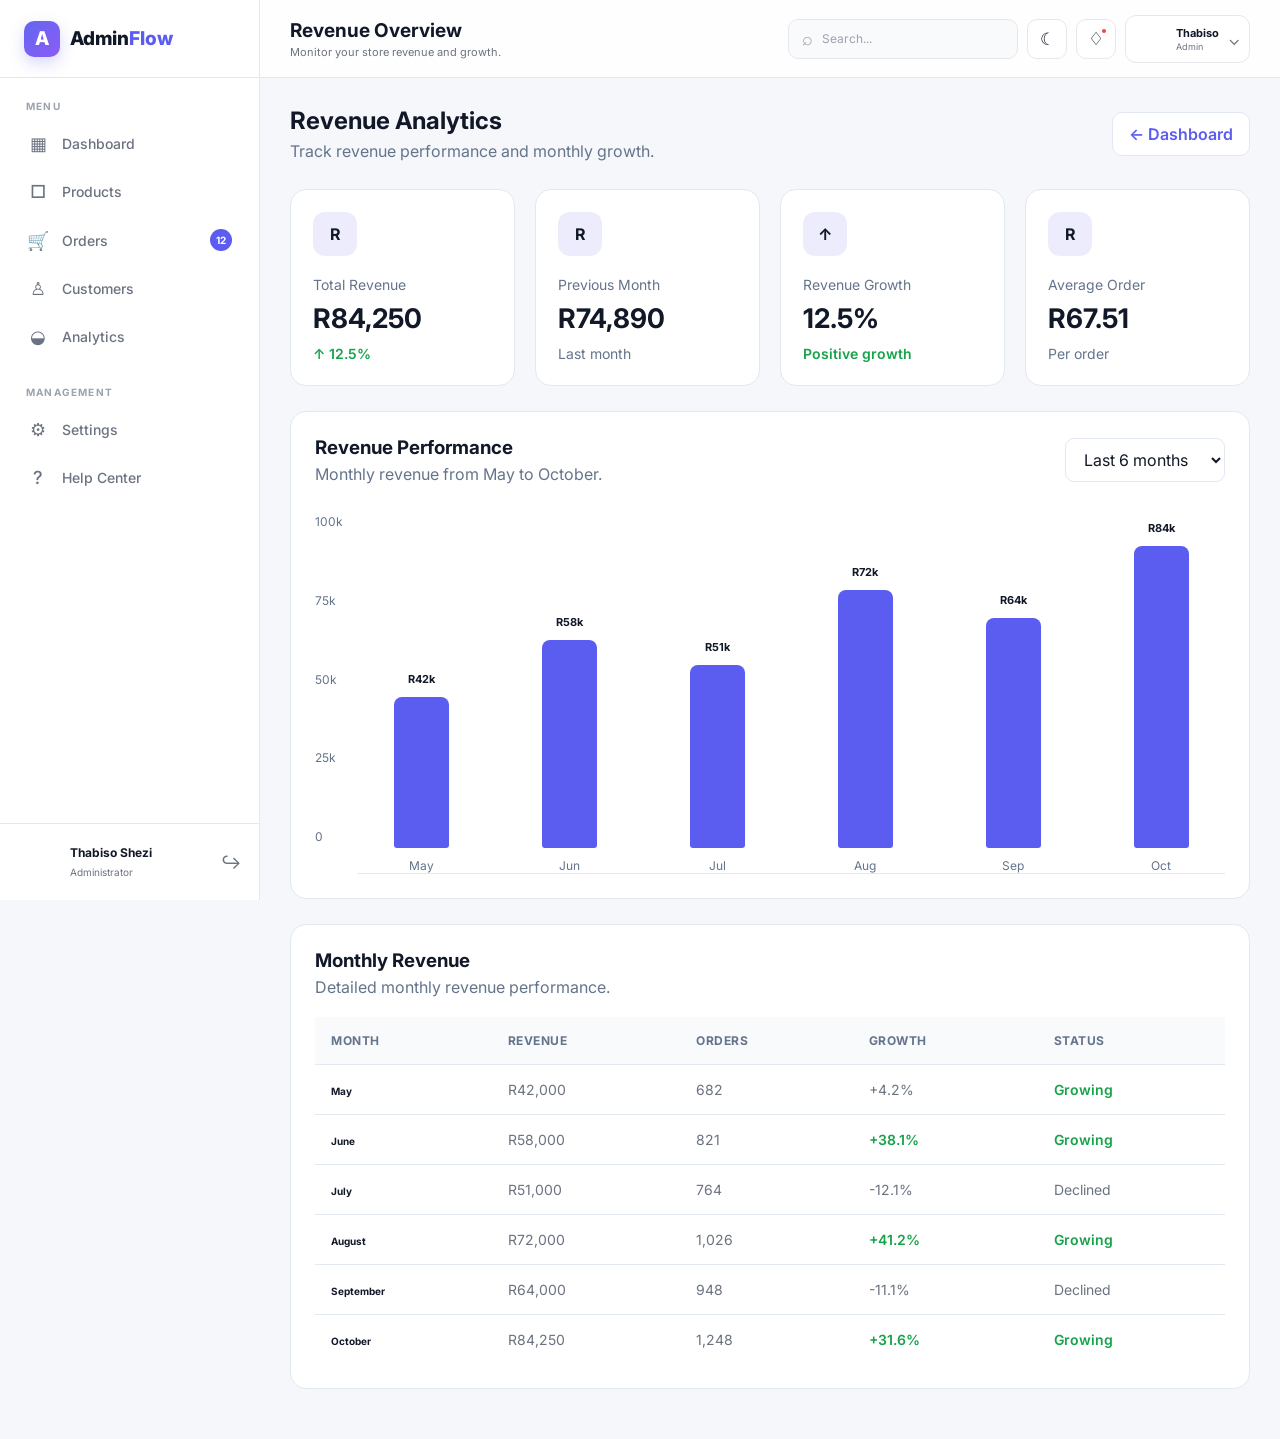
<file: revenue.html>
<!DOCTYPE html>
<html lang="en">

<head>
    <meta charset="UTF-8">

    <meta
        name="viewport"
        content="width=device-width, initial-scale=1.0"
    >

    <meta
        name="description"
        content="AdminFlow revenue analytics and performance overview."
    >

    <title>Revenue Overview | AdminFlow</title>

    <link rel="stylesheet" href="style.css">

    <style>

        /* ==========================================
           REVENUE PAGE
        ========================================== */

        .revenue-page-header {
            display: flex;
            align-items: center;
            justify-content: space-between;
            gap: 20px;
            margin-bottom: 28px;
        }

        .revenue-page-header h2 {
            margin-bottom: 6px;
        }

        .revenue-page-header p {
            margin: 0;
            color: var(--text-muted, #64748b);
        }

        .back-dashboard {
            display: inline-flex;
            align-items: center;
            gap: 8px;
            padding: 11px 16px;
            border-radius: 10px;
            text-decoration: none;
            font-weight: 600;
            color: var(--primary, #4f46e5);
            background: var(--card-bg, #fff);
            border: 1px solid var(--border-color, #e2e8f0);
        }


        /* ==========================================
           REVENUE STATS
        ========================================== */

        .revenue-stats {
            display: grid;
            grid-template-columns: repeat(4, 1fr);
            gap: 20px;
            margin-bottom: 25px;
        }

        .revenue-stat-card {
            background: var(--card-bg, #fff);
            border: 1px solid var(--border-color, #e2e8f0);
            border-radius: 16px;
            padding: 22px;
            transition: 0.25s ease;
        }

        .revenue-stat-card:hover {
            transform: translateY(-4px);
        }

        .revenue-stat-icon {
            width: 44px;
            height: 44px;
            display: flex;
            align-items: center;
            justify-content: center;
            border-radius: 12px;
            background: rgba(79, 70, 229, 0.1);
            margin-bottom: 18px;
            font-weight: 700;
        }

        .revenue-stat-card span {
            color: var(--text-muted, #64748b);
            font-size: 14px;
        }

        .revenue-stat-card h3 {
            margin: 8px 0;
            font-size: 27px;
        }

        .positive {
            color: #16a34a !important;
            font-weight: 600;
        }


        /* ==========================================
           REVENUE CHART
        ========================================== */

        .revenue-main-card {
            background: var(--card-bg, #fff);
            border: 1px solid var(--border-color, #e2e8f0);
            border-radius: 16px;
            padding: 24px;
            margin-bottom: 25px;
        }

        .revenue-card-header {
            display: flex;
            justify-content: space-between;
            align-items: center;
            gap: 20px;
            margin-bottom: 30px;
        }

        .revenue-card-header h3 {
            margin: 0 0 5px;
        }

        .revenue-card-header p {
            margin: 0;
            color: var(--text-muted, #64748b);
        }

        .revenue-filter {
            padding: 10px 14px;
            border: 1px solid var(--border-color, #e2e8f0);
            border-radius: 9px;
            background: var(--card-bg, #fff);
            color: inherit;
        }


        /* CHART */

        .large-revenue-chart {
            height: 360px;
            display: flex;
            gap: 15px;
        }

        .chart-values {
            display: flex;
            flex-direction: column;
            justify-content: space-between;
            padding-bottom: 30px;
            color: var(--text-muted, #64748b);
            font-size: 12px;
        }

        .large-chart-area {
            flex: 1;
            display: flex;
            align-items: flex-end;
            justify-content: space-around;
            gap: 20px;
            border-bottom: 1px solid var(--border-color, #e2e8f0);
            position: relative;
        }

        .large-chart-column {
            height: 100%;
            flex: 1;
            display: flex;
            flex-direction: column;
            justify-content: flex-end;
            align-items: center;
            gap: 10px;
        }

        .large-chart-bar {
            width: min(55px, 75%);
            background: var(--primary, #4f46e5);
            border-radius: 8px 8px 3px 3px;
            position: relative;
            transition: 0.3s ease;
            min-height: 4px;
        }

        .large-chart-bar:hover {
            opacity: 0.8;
            transform: translateY(-3px);
        }

        .bar-value {
            position: absolute;
            top: -25px;
            left: 50%;
            transform: translateX(-50%);
            font-size: 11px;
            font-weight: 700;
            white-space: nowrap;
        }

        .chart-month {
            font-size: 12px;
            color: var(--text-muted, #64748b);
        }


        /* ==========================================
           MONTHLY TABLE
        ========================================== */

        .revenue-table-card {
            background: var(--card-bg, #fff);
            border: 1px solid var(--border-color, #e2e8f0);
            border-radius: 16px;
            padding: 24px;
        }

        .revenue-table-card h3 {
            margin-bottom: 5px;
        }

        .revenue-table-card > p {
            color: var(--text-muted, #64748b);
            margin-top: 0;
            margin-bottom: 20px;
        }

        .revenue-table-wrapper {
            overflow-x: auto;
        }

        .revenue-table {
            width: 100%;
            border-collapse: collapse;
        }

        .revenue-table th,
        .revenue-table td {
            padding: 16px;
            text-align: left;
            border-bottom: 1px solid var(--border-color, #e2e8f0);
            white-space: nowrap;
        }

        .revenue-table th {
            font-size: 12px;
            color: var(--text-muted, #64748b);
        }

        .revenue-table td {
            font-size: 14px;
        }


        /* ==========================================
           RESPONSIVE
        ========================================== */

        @media (max-width: 1100px) {

            .revenue-stats {
                grid-template-columns: repeat(2, 1fr);
            }

        }

        @media (max-width: 650px) {

            .revenue-page-header {
                flex-direction: column;
                align-items: flex-start;
            }

            .revenue-stats {
                grid-template-columns: 1fr;
            }

            .revenue-card-header {
                flex-direction: column;
                align-items: flex-start;
            }

            .large-revenue-chart {
                overflow-x: auto;
                min-width: 650px;
            }

        }

    </style>

</head>


<body>

<div class="dashboard-layout">


    <!-- ==========================================
         SIDEBAR - UNCHANGED
    ========================================== -->

    <aside class="sidebar" id="sidebar">

        <div class="sidebar-header">

            <a href="index.html" class="logo">

                <span class="logo-icon">A</span>

                <span class="logo-text">
                    Admin<span>Flow</span>
                </span>

            </a>

            <button
                class="sidebar-close"
                id="sidebarClose"
                aria-label="Close sidebar"
            >
                ✕
            </button>

        </div>


        <nav class="sidebar-nav">

            <p class="nav-title">MENU</p>

            <a href="index.html" class="nav-link">
                <span class="nav-icon">▦</span>
                <span>Dashboard</span>
            </a>

            <a href="products.html" class="nav-link">
                <span class="nav-icon">□</span>
                <span>Products</span>
            </a>

            <a href="orders.html" class="nav-link">
                <span class="nav-icon">🛒</span>
                <span>Orders</span>
                <span class="nav-badge">12</span>
            </a>

            <a href="customers.html" class="nav-link">
                <span class="nav-icon">♙</span>
                <span>Customers</span>
            </a>

            <a href="analytics.html" class="nav-link">
                <span class="nav-icon">◒</span>
                <span>Analytics</span>
            </a>


            <p class="nav-title settings-title">
                MANAGEMENT
            </p>


            <a href="settings.html" class="nav-link">
                <span class="nav-icon">⚙</span>
                <span>Settings</span>
            </a>

            <a href="help.html" class="nav-link">
                <span class="nav-icon">?</span>
                <span>Help Center</span>
            </a>

        </nav>


        <div class="sidebar-user">

            <div class="user-avatar">
                TS
            </div>

            <div class="user-info">
                <strong>Thabiso Shezi</strong>
                <span>Administrator</span>
            </div>

            <button
                class="logout-btn"
                title="Logout"
                aria-label="Logout"
            >
                ↪
            </button>

        </div>

    </aside>


    <!-- ==========================================
         MAIN CONTENT
    ========================================== -->

    <main class="main-content">


        <!-- HEADER -->

        <header class="top-header">

            <div class="header-left">

                <button
                    class="menu-btn"
                    id="menuBtn"
                    aria-label="Open sidebar"
                >
                    ☰
                </button>

                <div>

                    <h1>Revenue Overview</h1>

                    <p>
                        Monitor your store revenue and growth.
                    </p>

                </div>

            </div>


            <div class="header-actions">

                <div class="search-box">

                    <span>⌕</span>

                    <input
                        type="search"
                        placeholder="Search..."
                        aria-label="Search"
                    >

                </div>


                <button
                    class="header-btn"
                    id="themeToggle"
                    aria-label="Change theme"
                >
                    ☾
                </button>


                <button
                    class="header-btn notification-btn"
                    aria-label="Notifications"
                >
                    ♢

                    <span class="notification-dot"></span>
                </button>


                <button class="profile-button">

                    <div class="profile-avatar">
                        TS
                    </div>

                    <div class="profile-details">
                        <strong>Thabiso</strong>
                        <span>Admin</span>
                    </div>

                    <span class="profile-arrow">⌄</span>

                </button>

            </div>

        </header>


        <!-- ==========================================
             CONTENT
        ========================================== -->

        <div class="dashboard-content">


            <!-- PAGE HEADING -->

            <div class="revenue-page-header">

                <div>

                    <h2>Revenue Analytics</h2>

                    <p>
                        Track revenue performance and monthly growth.
                    </p>

                </div>

                <a
                    href="index.html"
                    class="back-dashboard"
                >
                    ← Dashboard
                </a>

            </div>


            <!-- ======================================
                 STATS
            ======================================= -->

            <section class="revenue-stats">


                <article class="revenue-stat-card">

                    <div class="revenue-stat-icon">
                        R
                    </div>

                    <span>Total Revenue</span>

                    <h3>R84,250</h3>

                    <span class="positive">
                        ↑ 12.5%
                    </span>

                </article>


                <article class="revenue-stat-card">

                    <div class="revenue-stat-icon">
                        R
                    </div>

                    <span>Previous Month</span>

                    <h3>R74,890</h3>

                    <span>
                        Last month
                    </span>

                </article>


                <article class="revenue-stat-card">

                    <div class="revenue-stat-icon">
                        ↑
                    </div>

                    <span>Revenue Growth</span>

                    <h3>12.5%</h3>

                    <span class="positive">
                        Positive growth
                    </span>

                </article>


                <article class="revenue-stat-card">

                    <div class="revenue-stat-icon">
                        R
                    </div>

                    <span>Average Order</span>

                    <h3>R67.51</h3>

                    <span>
                        Per order
                    </span>

                </article>

            </section>


            <!-- ======================================
                 CHART
            ======================================= -->

            <section class="revenue-main-card">

                <div class="revenue-card-header">

                    <div>

                        <h3>Revenue Performance</h3>

                        <p>
                            Monthly revenue from May to October.
                        </p>

                    </div>


                    <select
                        class="revenue-filter"
                        aria-label="Revenue period"
                    >

                        <option>Last 6 months</option>

                        <option>Last 12 months</option>

                        <option>This year</option>

                    </select>

                </div>


                <div style="overflow-x: auto;">

                    <div class="large-revenue-chart">


                        <div class="chart-values">

                            <span>100k</span>
                            <span>75k</span>
                            <span>50k</span>
                            <span>25k</span>
                            <span>0</span>

                        </div>


                        <div class="large-chart-area">


                            <!-- May -->

                            <div class="large-chart-column">

                                <div
                                    class="large-chart-bar"
                                    style="height: 42%;"
                                >

                                    <span class="bar-value">
                                        R42k
                                    </span>

                                </div>

                                <span class="chart-month">
                                    May
                                </span>

                            </div>


                            <!-- June -->

                            <div class="large-chart-column">

                                <div
                                    class="large-chart-bar"
                                    style="height: 58%;"
                                >

                                    <span class="bar-value">
                                        R58k
                                    </span>

                                </div>

                                <span class="chart-month">
                                    Jun
                                </span>

                            </div>


                            <!-- July -->

                            <div class="large-chart-column">

                                <div
                                    class="large-chart-bar"
                                    style="height: 51%;"
                                >

                                    <span class="bar-value">
                                        R51k
                                    </span>

                                </div>

                                <span class="chart-month">
                                    Jul
                                </span>

                            </div>


                            <!-- August -->

                            <div class="large-chart-column">

                                <div
                                    class="large-chart-bar"
                                    style="height: 72%;"
                                >

                                    <span class="bar-value">
                                        R72k
                                    </span>

                                </div>

                                <span class="chart-month">
                                    Aug
                                </span>

                            </div>


                            <!-- September -->

                            <div class="large-chart-column">

                                <div
                                    class="large-chart-bar"
                                    style="height: 64%;"
                                >

                                    <span class="bar-value">
                                        R64k
                                    </span>

                                </div>

                                <span class="chart-month">
                                    Sep
                                </span>

                            </div>


                            <!-- October -->

                            <div class="large-chart-column">

                                <div
                                    class="large-chart-bar"
                                    style="height: 84%;"
                                >

                                    <span class="bar-value">
                                        R84k
                                    </span>

                                </div>

                                <span class="chart-month">
                                    Oct
                                </span>

                            </div>


                        </div>

                    </div>

                </div>

            </section>


            <!-- ======================================
                 MONTHLY BREAKDOWN
            ======================================= -->

            <section class="revenue-table-card">

                <h3>Monthly Revenue</h3>

                <p>
                    Detailed monthly revenue performance.
                </p>


                <div class="revenue-table-wrapper">

                    <table class="revenue-table">

                        <thead>

                            <tr>

                                <th>MONTH</th>
                                <th>REVENUE</th>
                                <th>ORDERS</th>
                                <th>GROWTH</th>
                                <th>STATUS</th>

                            </tr>

                        </thead>


                        <tbody>

                            <tr>
                                <td><strong>May</strong></td>
                                <td>R42,000</td>
                                <td>682</td>
                                <td>+4.2%</td>
                                <td class="positive">Growing</td>
                            </tr>

                            <tr>
                                <td><strong>June</strong></td>
                                <td>R58,000</td>
                                <td>821</td>
                                <td class="positive">+38.1%</td>
                                <td class="positive">Growing</td>
                            </tr>

                            <tr>
                                <td><strong>July</strong></td>
                                <td>R51,000</td>
                                <td>764</td>
                                <td>-12.1%</td>
                                <td>Declined</td>
                            </tr>

                            <tr>
                                <td><strong>August</strong></td>
                                <td>R72,000</td>
                                <td>1,026</td>
                                <td class="positive">+41.2%</td>
                                <td class="positive">Growing</td>
                            </tr>

                            <tr>
                                <td><strong>September</strong></td>
                                <td>R64,000</td>
                                <td>948</td>
                                <td>-11.1%</td>
                                <td>Declined</td>
                            </tr>

                            <tr>
                                <td><strong>October</strong></td>
                                <td>R84,250</td>
                                <td>1,248</td>
                                <td class="positive">+31.6%</td>
                                <td class="positive">Growing</td>
                            </tr>

                        </tbody>

                    </table>

                </div>

            </section>


        </div>

    </main>

</div>


<!-- Mobile overlay -->

<div
    class="sidebar-overlay"
    id="sidebarOverlay"
></div>


<script src="script.js"></script>

</body>
</html>
</file>
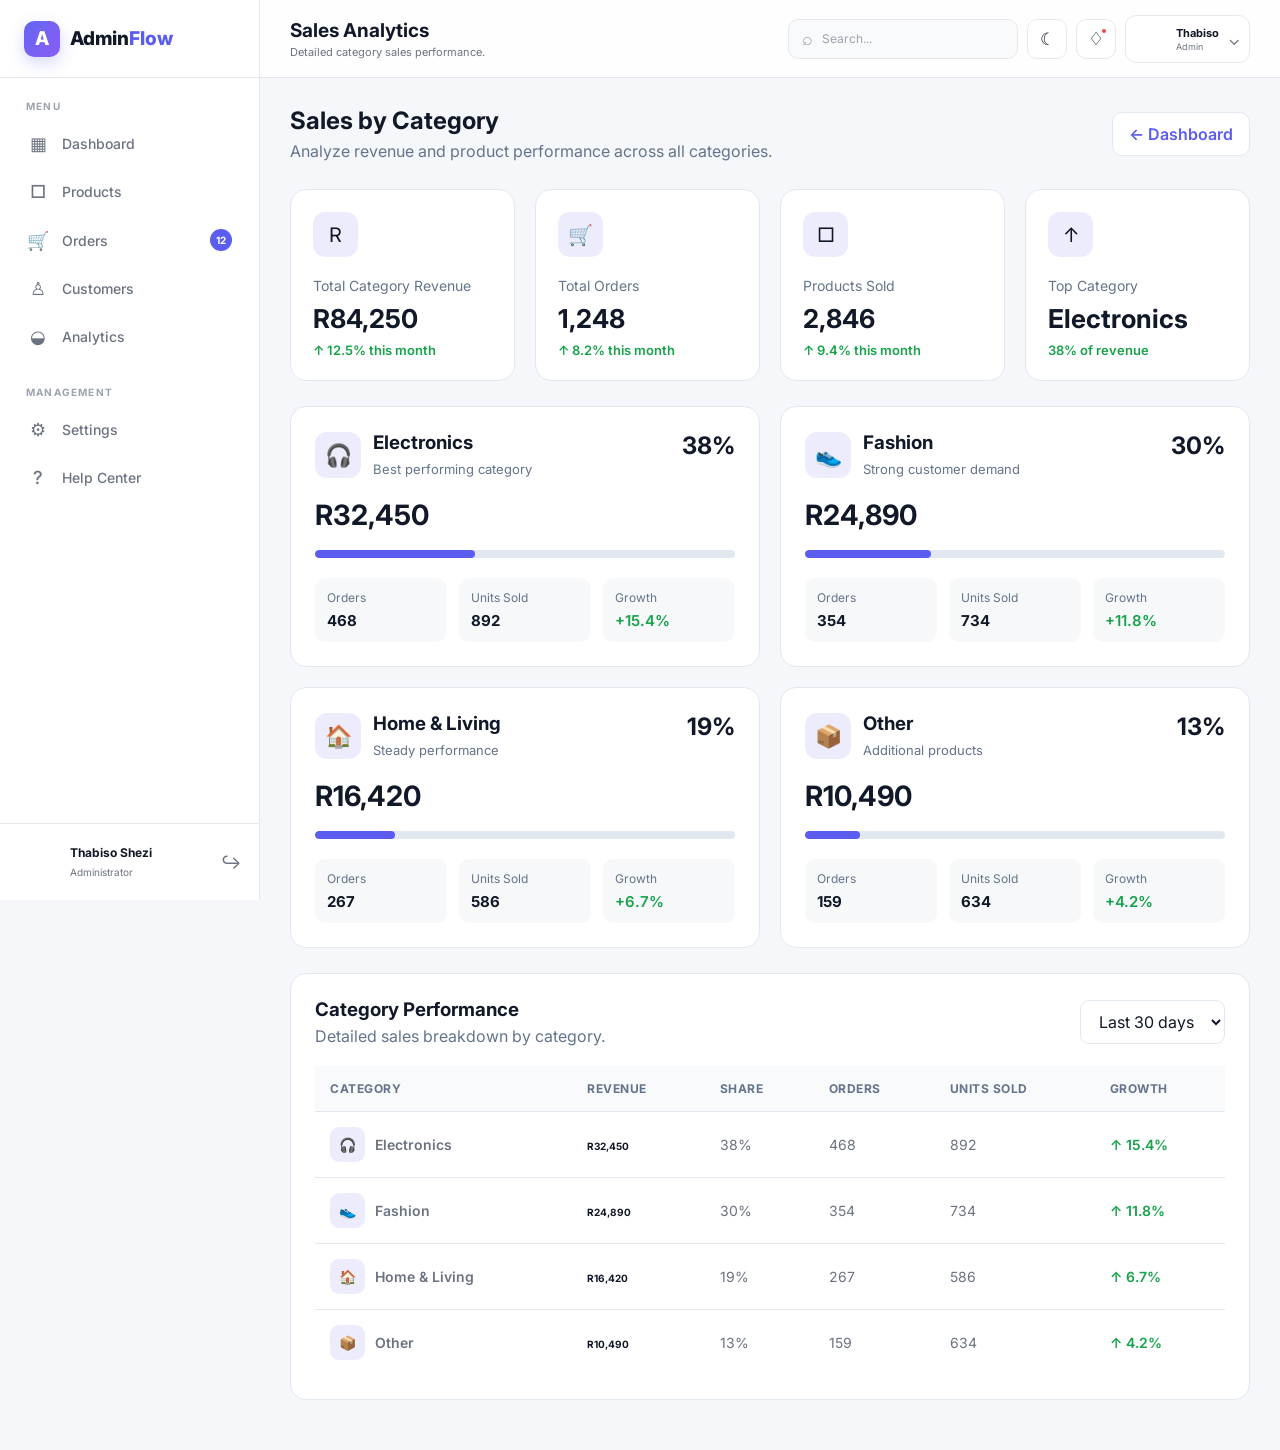
<file: sales.html>
<!DOCTYPE html>
<html lang="en">

<head>
    <meta charset="UTF-8">

    <meta
        name="viewport"
        content="width=device-width, initial-scale=1.0"
    >

    <meta
        name="description"
        content="AdminFlow sales by category analytics dashboard."
    >

    <title>Sales by Category | AdminFlow</title>

    <!-- Use your existing dashboard CSS -->
    <link rel="stylesheet" href="style.css">

    <style>
        /* =========================================
           SALES PAGE
        ========================================= */

        .sales-page-header {
            display: flex;
            justify-content: space-between;
            align-items: center;
            gap: 20px;
            margin-bottom: 28px;
        }

        .sales-page-header h2 {
            margin-bottom: 6px;
        }

        .sales-page-header p {
            color: var(--text-muted, #64748b);
            margin: 0;
        }

        .back-dashboard {
            display: inline-flex;
            align-items: center;
            gap: 8px;
            padding: 11px 16px;
            border-radius: 10px;
            text-decoration: none;
            font-weight: 600;
            color: var(--primary, #4f46e5);
            background: var(--card-bg, #ffffff);
            border: 1px solid var(--border-color, #e2e8f0);
            transition: 0.25s ease;
        }

        .back-dashboard:hover {
            transform: translateY(-2px);
        }

        /* Summary cards */

        .sales-summary-grid {
            display: grid;
            grid-template-columns: repeat(4, 1fr);
            gap: 20px;
            margin-bottom: 25px;
        }

        .sales-summary-card {
            background: var(--card-bg, #ffffff);
            border: 1px solid var(--border-color, #e2e8f0);
            border-radius: 16px;
            padding: 22px;
            transition: 0.25s ease;
        }

        .sales-summary-card:hover {
            transform: translateY(-4px);
        }

        .sales-summary-icon {
            width: 45px;
            height: 45px;
            border-radius: 12px;
            display: flex;
            align-items: center;
            justify-content: center;
            margin-bottom: 18px;
            background: rgba(79, 70, 229, 0.1);
            font-size: 20px;
        }

        .sales-summary-card span {
            color: var(--text-muted, #64748b);
            font-size: 14px;
        }

        .sales-summary-card h3 {
            font-size: 26px;
            margin: 8px 0;
        }

        .sales-growth {
            font-size: 13px;
            font-weight: 600;
        }

        .sales-growth.positive {
            color: #16a34a;
        }

        /* Category cards */

        .category-grid {
            display: grid;
            grid-template-columns: repeat(2, 1fr);
            gap: 20px;
            margin-bottom: 25px;
        }

        .category-card {
            background: var(--card-bg, #ffffff);
            border: 1px solid var(--border-color, #e2e8f0);
            border-radius: 16px;
            padding: 24px;
            transition: 0.25s ease;
        }

        .category-card:hover {
            transform: translateY(-4px);
        }

        .category-card-header {
            display: flex;
            justify-content: space-between;
            align-items: flex-start;
            margin-bottom: 20px;
        }

        .category-name {
            display: flex;
            align-items: center;
            gap: 12px;
        }

        .category-icon {
            width: 46px;
            height: 46px;
            border-radius: 12px;
            background: rgba(79, 70, 229, 0.1);
            display: flex;
            align-items: center;
            justify-content: center;
            font-size: 22px;
        }

        .category-name h3 {
            margin: 0 0 4px;
        }

        .category-name span {
            color: var(--text-muted, #64748b);
            font-size: 13px;
        }

        .category-percentage {
            font-size: 24px;
            font-weight: 700;
        }

        .category-revenue {
            font-size: 28px;
            font-weight: 700;
            margin-bottom: 18px;
        }

        .category-progress {
            height: 8px;
            background: #e2e8f0;
            border-radius: 20px;
            overflow: hidden;
            margin-bottom: 20px;
        }

        .category-progress-bar {
            height: 100%;
            border-radius: 20px;
            background: var(--primary, #4f46e5);
        }

        .category-stats {
            display: grid;
            grid-template-columns: repeat(3, 1fr);
            gap: 12px;
        }

        .category-stat {
            padding: 12px;
            background: rgba(148, 163, 184, 0.08);
            border-radius: 10px;
        }

        .category-stat span {
            display: block;
            color: var(--text-muted, #64748b);
            font-size: 12px;
            margin-bottom: 5px;
        }

        .category-stat strong {
            font-size: 15px;
        }

        /* Performance table */

        .sales-table-card {
            background: var(--card-bg, #ffffff);
            border: 1px solid var(--border-color, #e2e8f0);
            border-radius: 16px;
            padding: 24px;
        }

        .sales-table-header {
            display: flex;
            justify-content: space-between;
            align-items: center;
            gap: 15px;
            margin-bottom: 20px;
        }

        .sales-table-header h3 {
            margin: 0 0 5px;
        }

        .sales-table-header p {
            margin: 0;
            color: var(--text-muted, #64748b);
        }

        .sales-filter {
            padding: 10px 14px;
            border: 1px solid var(--border-color, #e2e8f0);
            border-radius: 9px;
            background: var(--card-bg, #ffffff);
            color: inherit;
            outline: none;
        }

        .sales-table-wrapper {
            width: 100%;
            overflow-x: auto;
        }

        .sales-table {
            width: 100%;
            border-collapse: collapse;
        }

        .sales-table th,
        .sales-table td {
            text-align: left;
            padding: 15px;
            border-bottom: 1px solid var(--border-color, #e2e8f0);
            white-space: nowrap;
        }

        .sales-table th {
            font-size: 12px;
            color: var(--text-muted, #64748b);
        }

        .sales-table td {
            font-size: 14px;
        }

        .table-category {
            display: flex;
            align-items: center;
            gap: 10px;
            font-weight: 600;
        }

        .table-category-icon {
            width: 35px;
            height: 35px;
            border-radius: 9px;
            display: flex;
            align-items: center;
            justify-content: center;
            background: rgba(79, 70, 229, 0.1);
        }

        .growth-positive {
            color: #16a34a;
            font-weight: 600;
        }

        /* Responsive */

        @media (max-width: 1100px) {
            .sales-summary-grid {
                grid-template-columns: repeat(2, 1fr);
            }
        }

        @media (max-width: 850px) {
            .category-grid {
                grid-template-columns: 1fr;
            }
        }

        @media (max-width: 600px) {
            .sales-summary-grid {
                grid-template-columns: 1fr;
            }

            .sales-page-header {
                align-items: flex-start;
                flex-direction: column;
            }

            .category-stats {
                grid-template-columns: 1fr;
            }

            .sales-table-header {
                align-items: flex-start;
                flex-direction: column;
            }
        }
    </style>
</head>

<body>

<div class="dashboard-layout">

    <!-- =========================================
         SIDEBAR
    ========================================== -->

    <aside class="sidebar" id="sidebar">

        <div class="sidebar-header">

            <a href="index.html" class="logo">
                <span class="logo-icon">A</span>

                <span class="logo-text">
                    Admin<span>Flow</span>
                </span>
            </a>

            <button
                class="sidebar-close"
                id="sidebarClose"
                aria-label="Close sidebar"
            >
                ✕
            </button>

        </div>

        <nav class="sidebar-nav">

            <p class="nav-title">MENU</p>

            <a href="index.html" class="nav-link">
                <span class="nav-icon">▦</span>
                <span>Dashboard</span>
            </a>

            <a href="products.html" class="nav-link">
                <span class="nav-icon">□</span>
                <span>Products</span>
            </a>

            <a href="orders.html" class="nav-link">
                <span class="nav-icon">🛒</span>
                <span>Orders</span>
                <span class="nav-badge">12</span>
            </a>

            <a href="customers.html" class="nav-link">
                <span class="nav-icon">♙</span>
                <span>Customers</span>
            </a>

            <a href="analytics.html" class="nav-link">
                <span class="nav-icon">◒</span>
                <span>Analytics</span>
            </a>

            <p class="nav-title settings-title">
                MANAGEMENT
            </p>

            <a href="settings.html" class="nav-link">
                <span class="nav-icon">⚙</span>
                <span>Settings</span>
            </a>

            <a href="help.html" class="nav-link">
                <span class="nav-icon">?</span>
                <span>Help Center</span>
            </a>

        </nav>

        <div class="sidebar-user">

            <div class="user-avatar">
                TS
            </div>

            <div class="user-info">
                <strong>Thabiso Shezi</strong>
                <span>Administrator</span>
            </div>

            <button
                class="logout-btn"
                title="Logout"
                aria-label="Logout"
            >
                ↪
            </button>

        </div>

    </aside>


    <!-- =========================================
         MAIN
    ========================================== -->

    <main class="main-content">

        <!-- HEADER -->

        <header class="top-header">

            <div class="header-left">

                <button
                    class="menu-btn"
                    id="menuBtn"
                    aria-label="Open sidebar"
                >
                    ☰
                </button>

                <div>
                    <h1>Sales Analytics</h1>
                    <p>Detailed category sales performance.</p>
                </div>

            </div>

            <div class="header-actions">

                <div class="search-box">
                    <span>⌕</span>

                    <input
                        type="search"
                        id="dashboardSearch"
                        placeholder="Search..."
                        aria-label="Search"
                    >
                </div>

                <button
                    class="header-btn"
                    id="themeToggle"
                    aria-label="Change theme"
                >
                    ☾
                </button>

                <button
                    class="header-btn notification-btn"
                    aria-label="Notifications"
                >
                    ♢
                    <span class="notification-dot"></span>
                </button>

                <button class="profile-button">

                    <div class="profile-avatar">
                        TS
                    </div>

                    <div class="profile-details">
                        <strong>Thabiso</strong>
                        <span>Admin</span>
                    </div>

                    <span class="profile-arrow">⌄</span>

                </button>

            </div>

        </header>


        <!-- =========================================
             SALES CONTENT
        ========================================== -->

        <div class="dashboard-content">

            <div class="sales-page-header">

                <div>
                    <h2>Sales by Category</h2>
                    <p>
                        Analyze revenue and product performance
                        across all categories.
                    </p>
                </div>

                <a href="index.html" class="back-dashboard">
                    ← Dashboard
                </a>

            </div>


            <!-- SUMMARY -->

            <section class="sales-summary-grid">

                <article class="sales-summary-card">

                    <div class="sales-summary-icon">
                        R
                    </div>

                    <span>Total Category Revenue</span>

                    <h3>R84,250</h3>

                    <div class="sales-growth positive">
                        ↑ 12.5% this month
                    </div>

                </article>


                <article class="sales-summary-card">

                    <div class="sales-summary-icon">
                        🛒
                    </div>

                    <span>Total Orders</span>

                    <h3>1,248</h3>

                    <div class="sales-growth positive">
                        ↑ 8.2% this month
                    </div>

                </article>


                <article class="sales-summary-card">

                    <div class="sales-summary-icon">
                        □
                    </div>

                    <span>Products Sold</span>

                    <h3>2,846</h3>

                    <div class="sales-growth positive">
                        ↑ 9.4% this month
                    </div>

                </article>


                <article class="sales-summary-card">

                    <div class="sales-summary-icon">
                        ↑
                    </div>

                    <span>Top Category</span>

                    <h3>Electronics</h3>

                    <div class="sales-growth positive">
                        38% of revenue
                    </div>

                </article>

            </section>


            <!-- =========================================
                 CATEGORY CARDS
            ========================================== -->

            <section class="category-grid">


                <!-- Electronics -->

                <article class="category-card">

                    <div class="category-card-header">

                        <div class="category-name">

                            <div class="category-icon">
                                🎧
                            </div>

                            <div>
                                <h3>Electronics</h3>
                                <span>Best performing category</span>
                            </div>

                        </div>

                        <div class="category-percentage">
                            38%
                        </div>

                    </div>

                    <div class="category-revenue">
                        R32,450
                    </div>

                    <div class="category-progress">
                        <div
                            class="category-progress-bar"
                            style="width: 38%;"
                        ></div>
                    </div>

                    <div class="category-stats">

                        <div class="category-stat">
                            <span>Orders</span>
                            <strong>468</strong>
                        </div>

                        <div class="category-stat">
                            <span>Units Sold</span>
                            <strong>892</strong>
                        </div>

                        <div class="category-stat">
                            <span>Growth</span>
                            <strong class="growth-positive">
                                +15.4%
                            </strong>
                        </div>

                    </div>

                </article>


                <!-- Fashion -->

                <article class="category-card">

                    <div class="category-card-header">

                        <div class="category-name">

                            <div class="category-icon">
                                👟
                            </div>

                            <div>
                                <h3>Fashion</h3>
                                <span>Strong customer demand</span>
                            </div>

                        </div>

                        <div class="category-percentage">
                            30%
                        </div>

                    </div>

                    <div class="category-revenue">
                        R24,890
                    </div>

                    <div class="category-progress">
                        <div
                            class="category-progress-bar"
                            style="width: 30%;"
                        ></div>
                    </div>

                    <div class="category-stats">

                        <div class="category-stat">
                            <span>Orders</span>
                            <strong>354</strong>
                        </div>

                        <div class="category-stat">
                            <span>Units Sold</span>
                            <strong>734</strong>
                        </div>

                        <div class="category-stat">
                            <span>Growth</span>
                            <strong class="growth-positive">
                                +11.8%
                            </strong>
                        </div>

                    </div>

                </article>


                <!-- Home -->

                <article class="category-card">

                    <div class="category-card-header">

                        <div class="category-name">

                            <div class="category-icon">
                                🏠
                            </div>

                            <div>
                                <h3>Home & Living</h3>
                                <span>Steady performance</span>
                            </div>

                        </div>

                        <div class="category-percentage">
                            19%
                        </div>

                    </div>

                    <div class="category-revenue">
                        R16,420
                    </div>

                    <div class="category-progress">
                        <div
                            class="category-progress-bar"
                            style="width: 19%;"
                        ></div>
                    </div>

                    <div class="category-stats">

                        <div class="category-stat">
                            <span>Orders</span>
                            <strong>267</strong>
                        </div>

                        <div class="category-stat">
                            <span>Units Sold</span>
                            <strong>586</strong>
                        </div>

                        <div class="category-stat">
                            <span>Growth</span>
                            <strong class="growth-positive">
                                +6.7%
                            </strong>
                        </div>

                    </div>

                </article>


                <!-- Other -->

                <article class="category-card">

                    <div class="category-card-header">

                        <div class="category-name">

                            <div class="category-icon">
                                📦
                            </div>

                            <div>
                                <h3>Other</h3>
                                <span>Additional products</span>
                            </div>

                        </div>

                        <div class="category-percentage">
                            13%
                        </div>

                    </div>

                    <div class="category-revenue">
                        R10,490
                    </div>

                    <div class="category-progress">
                        <div
                            class="category-progress-bar"
                            style="width: 13%;"
                        ></div>
                    </div>

                    <div class="category-stats">

                        <div class="category-stat">
                            <span>Orders</span>
                            <strong>159</strong>
                        </div>

                        <div class="category-stat">
                            <span>Units Sold</span>
                            <strong>634</strong>
                        </div>

                        <div class="category-stat">
                            <span>Growth</span>
                            <strong class="growth-positive">
                                +4.2%
                            </strong>
                        </div>

                    </div>

                </article>

            </section>


            <!-- =========================================
                 PERFORMANCE TABLE
            ========================================== -->

            <section class="sales-table-card">

                <div class="sales-table-header">

                    <div>
                        <h3>Category Performance</h3>
                        <p>
                            Detailed sales breakdown by category.
                        </p>
                    </div>

                    <select
                        class="sales-filter"
                        id="salesPeriod"
                        aria-label="Sales period"
                    >
                        <option>Last 7 days</option>
                        <option selected>Last 30 days</option>
                        <option>Last 90 days</option>
                    </select>

                </div>


                <div class="sales-table-wrapper">

                    <table class="sales-table">

                        <thead>

                        <tr>
                            <th>CATEGORY</th>
                            <th>REVENUE</th>
                            <th>SHARE</th>
                            <th>ORDERS</th>
                            <th>UNITS SOLD</th>
                            <th>GROWTH</th>
                        </tr>

                        </thead>

                        <tbody>

                        <tr>

                            <td>
                                <div class="table-category">
                                    <span class="table-category-icon">
                                        🎧
                                    </span>
                                    Electronics
                                </div>
                            </td>

                            <td>
                                <strong>R32,450</strong>
                            </td>

                            <td>38%</td>

                            <td>468</td>

                            <td>892</td>

                            <td class="growth-positive">
                                ↑ 15.4%
                            </td>

                        </tr>


                        <tr>

                            <td>
                                <div class="table-category">
                                    <span class="table-category-icon">
                                        👟
                                    </span>
                                    Fashion
                                </div>
                            </td>

                            <td>
                                <strong>R24,890</strong>
                            </td>

                            <td>30%</td>

                            <td>354</td>

                            <td>734</td>

                            <td class="growth-positive">
                                ↑ 11.8%
                            </td>

                        </tr>


                        <tr>

                            <td>
                                <div class="table-category">
                                    <span class="table-category-icon">
                                        🏠
                                    </span>
                                    Home & Living
                                </div>
                            </td>

                            <td>
                                <strong>R16,420</strong>
                            </td>

                            <td>19%</td>

                            <td>267</td>

                            <td>586</td>

                            <td class="growth-positive">
                                ↑ 6.7%
                            </td>

                        </tr>


                        <tr>

                            <td>
                                <div class="table-category">
                                    <span class="table-category-icon">
                                        📦
                                    </span>
                                    Other
                                </div>
                            </td>

                            <td>
                                <strong>R10,490</strong>
                            </td>

                            <td>13%</td>

                            <td>159</td>

                            <td>634</td>

                            <td class="growth-positive">
                                ↑ 4.2%
                            </td>

                        </tr>

                        </tbody>

                    </table>

                </div>

            </section>

        </div>

    </main>

</div>


<!-- Mobile sidebar overlay -->

<div
    class="sidebar-overlay"
    id="sidebarOverlay"
></div>


<!-- Use your existing dashboard JS -->

<script src="script.js"></script>

</body>
</html>
</file>
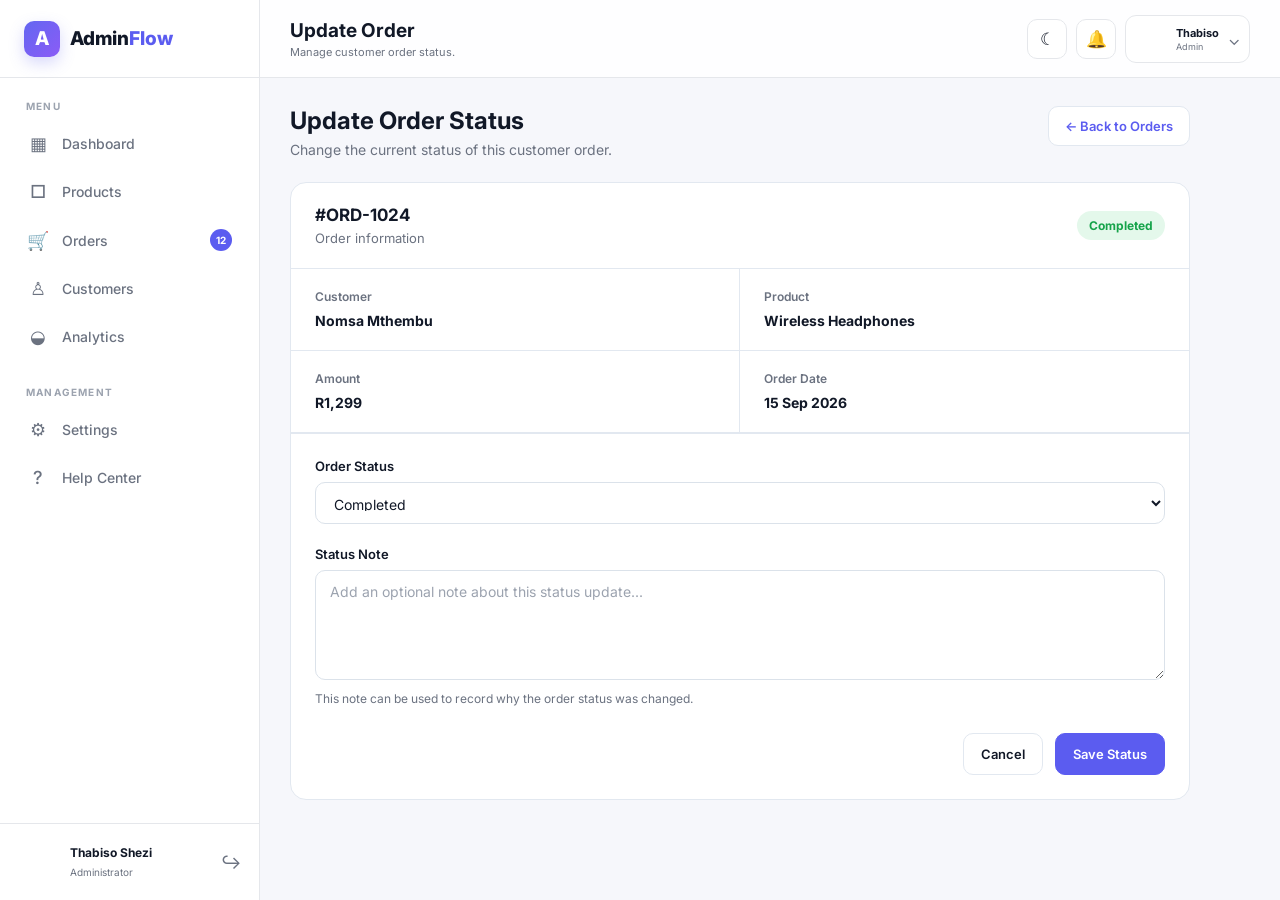
<file: update-order-status.html>
<!DOCTYPE html>
<html lang="en">

<head>
    <meta charset="UTF-8">

    <meta
        name="viewport"
        content="width=device-width, initial-scale=1.0"
    >

    <meta
        name="description"
        content="Update customer order status in AdminFlow."
    >

    <title>Update Order Status | AdminFlow</title>

    <link rel="stylesheet" href="style.css">

    <style>
        /* ==========================================
           UPDATE ORDER STATUS PAGE
        ========================================== */

        .update-status-page {
            max-width: 900px;
        }

        .update-status-header {
            display: flex;
            justify-content: space-between;
            align-items: flex-start;
            gap: 20px;
            margin-bottom: 24px;
        }

        .update-status-header h2 {
            margin: 0 0 6px;
            font-size: 24px;
        }

        .update-status-header p {
            margin: 0;
            color: var(--text-secondary, #64748b);
            font-size: 14px;
        }

        .status-card {
            background: var(--card-bg, #ffffff);
            border: 1px solid var(--border-color, #e2e8f0);
            border-radius: 16px;
            overflow: hidden;
        }

        .status-card-header {
            display: flex;
            justify-content: space-between;
            align-items: center;
            gap: 20px;
            padding: 22px 24px;
            border-bottom: 1px solid var(--border-color, #e2e8f0);
        }

        .status-card-header h3 {
            margin: 0 0 5px;
            font-size: 17px;
        }

        .status-card-header p {
            margin: 0;
            color: var(--text-secondary, #64748b);
            font-size: 13px;
        }

        .current-status {
            display: inline-flex;
            align-items: center;
            justify-content: center;
            padding: 7px 12px;
            border-radius: 999px;
            font-size: 12px;
            font-weight: 700;
        }

        .current-status.pending {
            background: rgba(245, 158, 11, 0.12);
            color: #d97706;
        }

        .current-status.processing {
            background: rgba(59, 130, 246, 0.12);
            color: #2563eb;
        }

        .current-status.shipped {
            background: rgba(139, 92, 246, 0.12);
            color: #7c3aed;
        }

        .current-status.completed {
            background: rgba(34, 197, 94, 0.12);
            color: #16a34a;
        }

        .current-status.cancelled {
            background: rgba(239, 68, 68, 0.12);
            color: #dc2626;
        }

        .order-summary {
            display: grid;
            grid-template-columns: repeat(2, 1fr);
            gap: 0;
            border-bottom: 1px solid var(--border-color, #e2e8f0);
        }

        .summary-item {
            padding: 20px 24px;
            border-bottom: 1px solid var(--border-color, #e2e8f0);
        }

        .summary-item:nth-child(odd) {
            border-right: 1px solid var(--border-color, #e2e8f0);
        }

        .summary-item span {
            display: block;
            margin-bottom: 6px;
            color: var(--text-secondary, #64748b);
            font-size: 12px;
            font-weight: 600;
        }

        .summary-item strong {
            font-size: 14px;
            color: var(--text-primary, #1e293b);
        }

        .status-form {
            padding: 24px;
        }

        .form-group {
            margin-bottom: 22px;
        }

        .form-group label {
            display: block;
            margin-bottom: 8px;
            color: var(--text-primary, #1e293b);
            font-size: 13px;
            font-weight: 600;
        }

        .form-group select,
        .form-group textarea {
            width: 100%;
            padding: 12px 14px;
            border: 1px solid var(--border-color, #dbe2ea);
            border-radius: 10px;
            outline: none;
            background: var(--card-bg, #ffffff);
            color: var(--text-primary, #1e293b);
            font-family: inherit;
            font-size: 14px;
            transition:
                border-color 0.2s ease,
                box-shadow 0.2s ease;
        }

        .form-group select:focus,
        .form-group textarea:focus {
            border-color: var(--primary, #4f46e5);
            box-shadow: 0 0 0 3px rgba(79, 70, 229, 0.1);
        }

        .form-group textarea {
            min-height: 110px;
            resize: vertical;
        }

        .form-hint {
            display: block;
            margin-top: 7px;
            color: var(--text-secondary, #64748b);
            font-size: 12px;
        }

        .status-form-actions {
            display: flex;
            justify-content: flex-end;
            align-items: center;
            gap: 12px;
            padding-top: 5px;
        }

        .cancel-status-btn,
        .save-status-btn {
            display: inline-flex;
            align-items: center;
            justify-content: center;
            min-height: 42px;
            padding: 10px 17px;
            border-radius: 10px;
            font-family: inherit;
            font-size: 13px;
            font-weight: 600;
            text-decoration: none;
            cursor: pointer;
        }

        .cancel-status-btn {
            border: 1px solid var(--border-color, #e2e8f0);
            background: var(--card-bg, #ffffff);
            color: var(--text-primary, #334155);
        }

        .save-status-btn {
            border: 1px solid var(--primary, #4f46e5);
            background: var(--primary, #4f46e5);
            color: #ffffff;
        }

        .save-status-btn:hover {
            opacity: 0.9;
        }

        .status-success {
            display: none;
            align-items: center;
            gap: 10px;
            margin-bottom: 20px;
            padding: 13px 16px;
            border: 1px solid rgba(34, 197, 94, 0.25);
            border-radius: 10px;
            background: rgba(34, 197, 94, 0.08);
            color: #16a34a;
            font-size: 13px;
            font-weight: 600;
        }

        .status-success.show {
            display: flex;
        }

        @media (max-width: 700px) {

            .update-status-header {
                flex-direction: column;
            }

            .order-summary {
                grid-template-columns: 1fr;
            }

            .summary-item:nth-child(odd) {
                border-right: none;
            }

            .status-form-actions {
                flex-direction: column-reverse;
            }

            .cancel-status-btn,
            .save-status-btn {
                width: 100%;
            }
        }
    </style>
</head>


<body>

<div class="dashboard-layout">

    <!-- ==========================================
         SIDEBAR
    =========================================== -->

    <aside class="sidebar" id="sidebar">

        <div class="sidebar-header">

            <a href="index.html" class="logo">

                <span class="logo-icon">
                    A
                </span>

                <span class="logo-text">
                    Admin<span>Flow</span>
                </span>

            </a>

            <button
                class="sidebar-close"
                id="sidebarClose"
                aria-label="Close sidebar"
            >
                ✕
            </button>

        </div>


        <nav class="sidebar-nav">

            <p class="nav-title">
                MENU
            </p>

            <a href="index.html" class="nav-link">
                <span class="nav-icon">▦</span>
                <span>Dashboard</span>
            </a>

            <a href="products.html" class="nav-link">
                <span class="nav-icon">□</span>
                <span>Products</span>
            </a>

            <a href="orders.html" class="nav-link active">
                <span class="nav-icon">🛒</span>
                <span>Orders</span>
                <span class="nav-badge">12</span>
            </a>

            <a href="customers.html" class="nav-link">
                <span class="nav-icon">♙</span>
                <span>Customers</span>
            </a>

            <a href="analytics.html" class="nav-link">
                <span class="nav-icon">◒</span>
                <span>Analytics</span>
            </a>


            <p class="nav-title settings-title">
                MANAGEMENT
            </p>

            <a href="settings.html" class="nav-link">
                <span class="nav-icon">⚙</span>
                <span>Settings</span>
            </a>

            <a href="help.html" class="nav-link">
                <span class="nav-icon">?</span>
                <span>Help Center</span>
            </a>

        </nav>


        <div class="sidebar-user">

            <div class="user-avatar">
                TS
            </div>

            <div class="user-info">
                <strong>Thabiso Shezi</strong>
                <span>Administrator</span>
            </div>

            <button
                class="logout-btn"
                title="Logout"
                aria-label="Logout"
            >
                ↪
            </button>

        </div>

    </aside>


    <!-- ==========================================
         MAIN CONTENT
    =========================================== -->

    <main class="main-content">

        <header class="top-header">

            <div class="header-left">

                <button
                    class="menu-btn"
                    id="menuBtn"
                    aria-label="Open sidebar"
                >
                    ☰
                </button>

                <div>
                    <h1>Update Order</h1>
                    <p>Manage customer order status.</p>
                </div>

            </div>


            <div class="header-actions">

                <button
                    class="header-btn"
                    id="themeToggle"
                    aria-label="Change theme"
                >
                    ☾
                </button>

                <button
                    class="header-btn"
                    aria-label="Notifications"
                >
                    🔔
                </button>


                <button class="profile-button">

                    <div class="profile-avatar">
                        TS
                    </div>

                    <div class="profile-details">
                        <strong>Thabiso</strong>
                        <span>Admin</span>
                    </div>

                    <span class="profile-arrow">
                        ⌄
                    </span>

                </button>

            </div>

        </header>


        <div class="dashboard-content">

            <div class="update-status-page">

                <!-- PAGE HEADING -->

                <div class="update-status-header">

                    <div>
                        <h2>Update Order Status</h2>

                        <p>
                            Change the current status of this customer order.
                        </p>
                    </div>

                    <a
                        href="orders.html"
                        class="back-dashboard-btn"
                    >
                        ← Back to Orders
                    </a>

                </div>


                <!-- SUCCESS MESSAGE -->

                <div
                    class="status-success"
                    id="statusSuccess"
                    role="status"
                >
                    ✓ Order status updated successfully.
                </div>


                <!-- ORDER CARD -->

                <section class="status-card">

                    <div class="status-card-header">

                        <div>
                            <h3 id="orderNumber">
                                #ORD-1024
                            </h3>

                            <p>
                                Order information
                            </p>
                        </div>

                        <span
                            class="current-status completed"
                            id="currentStatus"
                        >
                            Completed
                        </span>

                    </div>


                    <!-- ORDER INFORMATION -->

                    <div class="order-summary">

                        <div class="summary-item">
                            <span>Customer</span>
                            <strong id="customerName">
                                Nomsa Mthembu
                            </strong>
                        </div>

                        <div class="summary-item">
                            <span>Product</span>
                            <strong id="productName">
                                Wireless Headphones
                            </strong>
                        </div>

                        <div class="summary-item">
                            <span>Amount</span>
                            <strong id="orderAmount">
                                R1,299
                            </strong>
                        </div>

                        <div class="summary-item">
                            <span>Order Date</span>
                            <strong id="orderDate">
                                15 Sep 2026
                            </strong>
                        </div>

                    </div>


                    <!-- STATUS FORM -->

                    <form
                        class="status-form"
                        id="statusForm"
                    >

                        <div class="form-group">

                            <label for="orderStatus">
                                Order Status
                            </label>

                            <select
                                id="orderStatus"
                                name="orderStatus"
                                required
                            >
                                <option value="pending">
                                    Pending
                                </option>

                                <option value="processing">
                                    Processing
                                </option>

                                <option value="shipped">
                                    Shipped
                                </option>

                                <option value="completed">
                                    Completed
                                </option>

                                <option value="cancelled">
                                    Cancelled
                                </option>
                            </select>

                        </div>


                        <div class="form-group">

                            <label for="statusNote">
                                Status Note
                            </label>

                            <textarea
                                id="statusNote"
                                name="statusNote"
                                placeholder="Add an optional note about this status update..."
                            ></textarea>

                            <span class="form-hint">
                                This note can be used to record why the order status was changed.
                            </span>

                        </div>


                        <div class="status-form-actions">

                            <a
                                href="orders.html"
                                class="cancel-status-btn"
                            >
                                Cancel
                            </a>

                            <button
                                type="submit"
                                class="save-status-btn"
                            >
                                Save Status
                            </button>

                        </div>

                    </form>

                </section>

            </div>

        </div>

    </main>

</div>


<div
    class="sidebar-overlay"
    id="sidebarOverlay"
></div>


<script src="script.js"></script>

<script>

// ==========================================
// ORDER DATA
// ==========================================

const orders = {

    "ORD-1024": {
        customer: "Nomsa Mthembu",
        product: "Wireless Headphones",
        amount: "R1,299",
        date: "15 Sep 2026",
        status: "completed"
    },

    "ORD-1023": {
        customer: "Sipho Khumalo",
        product: "Smart Watch",
        amount: "R2,499",
        date: "15 Sep 2026",
        status: "pending"
    },

    "ORD-1022": {
        customer: "Zanele Dlamini",
        product: "Running Shoes",
        amount: "R1,899",
        date: "14 Sep 2026",
        status: "processing"
    },

    "ORD-1021": {
        customer: "Lwazi Mkhize",
        product: "Classic Backpack",
        amount: "R899",
        date: "14 Sep 2026",
        status: "cancelled"
    }

};


// ==========================================
// GET ORDER FROM URL
// ==========================================

const params = new URLSearchParams(
    window.location.search
);

const orderId =
    params.get("id") || "ORD-1024";

const order =
    orders[orderId];


// ==========================================
// ELEMENTS
// ==========================================

const orderNumber =
    document.getElementById("orderNumber");

const customerName =
    document.getElementById("customerName");

const productName =
    document.getElementById("productName");

const orderAmount =
    document.getElementById("orderAmount");

const orderDate =
    document.getElementById("orderDate");

const currentStatus =
    document.getElementById("currentStatus");

const orderStatus =
    document.getElementById("orderStatus");

const statusForm =
    document.getElementById("statusForm");

const statusSuccess =
    document.getElementById("statusSuccess");


// ==========================================
// DISPLAY ORDER
// ==========================================

if (order) {

    orderNumber.textContent =
        `#${orderId}`;

    customerName.textContent =
        order.customer;

    productName.textContent =
        order.product;

    orderAmount.textContent =
        order.amount;

    orderDate.textContent =
        order.date;

    orderStatus.value =
        order.status;

    updateStatusBadge(
        order.status
    );

} else {

    orderNumber.textContent =
        "Order not found";

    statusForm.style.display =
        "none";

}


// ==========================================
// STATUS BADGE
// ==========================================

function updateStatusBadge(status) {

    const statusText =
        status.charAt(0).toUpperCase() +
        status.slice(1);

    currentStatus.textContent =
        statusText;

    currentStatus.className =
        `current-status ${status}`;

}


// ==========================================
// SAVE STATUS
// ==========================================

statusForm.addEventListener(
    "submit",
    function (event) {

        event.preventDefault();

        if (!order) return;

        const newStatus =
            orderStatus.value;

        const note =
            document
                .getElementById("statusNote")
                .value
                .trim();

        order.status =
            newStatus;

        updateStatusBadge(
            newStatus
        );


        // Save status locally
        localStorage.setItem(
            `order-status-${orderId}`,
            newStatus
        );

        if (note) {

            localStorage.setItem(
                `order-note-${orderId}`,
                note
            );

        }


        // Success message
        statusSuccess.classList.add(
            "show"
        );

        setTimeout(() => {

            statusSuccess.classList.remove(
                "show"
            );

        }, 3000);

    }
);


// ==========================================
// LOAD SAVED STATUS
// ==========================================

if (order) {

    const savedStatus =
        localStorage.getItem(
            `order-status-${orderId}`
        );

    const savedNote =
        localStorage.getItem(
            `order-note-${orderId}`
        );

    if (savedStatus) {

        order.status =
            savedStatus;

        orderStatus.value =
            savedStatus;

        updateStatusBadge(
            savedStatus
        );

    }

    if (savedNote) {

        document
            .getElementById("statusNote")
            .value = savedNote;

    }

}

</script>

</body>
</html>
</file>
<file: style.css>
/* =====================================================
   ADMINFLOW DASHBOARD
   style.css
   ===================================================== */

@import url("https://fonts.googleapis.com/css2?family=Inter:wght@400;500;600;700;800&display=swap");


/* =========================
   VARIABLES
   ========================= */

:root {
    --bg: #f6f7fb;
    --surface: #ffffff;
    --surface-secondary: #f9fafb;

    --text-primary: #111827;
    --text-secondary: #6b7280;
    --text-light: #9ca3af;

    --border: #e5e7eb;

    --primary: #5b5cf0;
    --primary-hover: #4f46e5;
    --primary-light: #eef2ff;

    --success: #16a34a;
    --success-bg: #dcfce7;

    --warning: #d97706;
    --warning-bg: #fef3c7;

    --danger: #dc2626;
    --danger-bg: #fee2e2;

    --info: #2563eb;
    --info-bg: #dbeafe;

    --sidebar-width: 260px;

    --shadow-sm:
        0 1px 2px rgba(0, 0, 0, 0.04);

    --shadow:
        0 8px 30px rgba(0, 0, 0, 0.06);

    --radius-sm: 8px;
    --radius: 14px;
    --radius-lg: 18px;

    --transition: 0.25s ease;
}


/* =========================
   DARK MODE
   ========================= */

body.dark {
    --bg: #09090b;
    --surface: #111113;
    --surface-secondary: #18181b;

    --text-primary: #f4f4f5;
    --text-secondary: #a1a1aa;
    --text-light: #71717a;

    --border: #27272a;

    --primary-light: rgba(91, 92, 240, 0.12);

    --shadow:
        0 10px 40px rgba(0, 0, 0, 0.3);
}


/* =========================
   RESET
   ========================= */

* {
    margin: 0;
    padding: 0;
    box-sizing: border-box;
}

html {
    scroll-behavior: smooth;
}

body {
    font-family: "Inter", sans-serif;
    background: var(--bg);
    color: var(--text-primary);
    min-height: 100vh;
    transition:
        background var(--transition),
        color var(--transition);
}

button,
input,
select {
    font: inherit;
}

button {
    border: none;
    cursor: pointer;
}

a {
    text-decoration: none;
    color: inherit;
}


/* =========================
   LAYOUT
   ========================= */

.dashboard-layout {
    display: flex;
    min-height: 100vh;
}


/* =====================================================
   SIDEBAR
   ===================================================== */

.sidebar {
    position: fixed;

    top: 0;
    left: 0;
    bottom: 0;

    width: var(--sidebar-width);

    background: var(--surface);

    border-right: 1px solid var(--border);

    display: flex;
    flex-direction: column;

    z-index: 1000;

    transition:
        transform var(--transition),
        background var(--transition);
}


/* Sidebar header */

.sidebar-header {
    height: 78px;

    display: flex;
    align-items: center;
    justify-content: space-between;

    padding: 0 24px;

    border-bottom: 1px solid var(--border);
}


/* Logo */

.logo {
    display: flex;
    align-items: center;
    gap: 10px;

    font-weight: 800;
    font-size: 19px;
}

.logo-icon {
    width: 36px;
    height: 36px;

    display: grid;
    place-items: center;

    border-radius: 10px;

    color: white;

    background:
        linear-gradient(
            135deg,
            #6366f1,
            #8b5cf6
        );

    box-shadow:
        0 6px 15px rgba(99, 102, 241, 0.25);
}

.logo-text span {
    color: var(--primary);
}


/* Close button */

.sidebar-close {
    display: none;

    background: transparent;

    color: var(--text-secondary);

    font-size: 20px;
}


/* =========================
   SIDEBAR NAV
   ========================= */

.sidebar-nav {
    padding: 22px 14px;

    flex: 1;

    overflow-y: auto;
}

.nav-title {
    padding: 0 12px;

    margin-bottom: 10px;

    font-size: 10px;

    font-weight: 700;

    letter-spacing: 1.2px;

    color: var(--text-light);
}

.settings-title {
    margin-top: 28px;
}


/* Links */

.nav-link {
    position: relative;

    display: flex;
    align-items: center;

    gap: 13px;

    padding: 11px 13px;

    margin-bottom: 5px;

    border-radius: 10px;

    color: var(--text-secondary);

    font-size: 14px;

    font-weight: 500;

    transition: var(--transition);
}

.nav-link:hover {
    background: var(--surface-secondary);

    color: var(--text-primary);

    transform: translateX(2px);
}


/* Active */

.nav-link.active {
    color: var(--primary);

    background: var(--primary-light);

    font-weight: 600;
}

.nav-link.active::before {
    content: "";

    position: absolute;

    left: -14px;

    width: 3px;
    height: 24px;

    background: var(--primary);

    border-radius:
        0 4px 4px 0;
}


/* Icons */

.nav-icon {
    width: 22px;

    text-align: center;

    font-size: 18px;
}


/* Badge */

.nav-badge {
    margin-left: auto;

    min-width: 22px;
    height: 22px;

    padding: 0 6px;

    display: grid;
    place-items: center;

    border-radius: 20px;

    background: var(--primary);

    color: white;

    font-size: 10px;

    font-weight: 700;
}


/* =========================
   SIDEBAR USER
   ========================= */

.sidebar-user {
    display: flex;
    align-items: center;

    gap: 10px;

    padding: 17px 18px;

    border-top: 1px solid var(--border);
}

.user-avatar,
.profile-avatar {
    display: grid;
    place-items: center;

    flex-shrink: 0;

    font-weight: 700;

    color: white;

    background:
        linear-gradient(
            135deg,
            #6366f1,
            #8b5cf6
        );
}

.user-avatar {
    width: 38px;
    height: 38px;

    border-radius: 10px;

    font-size: 12px;
}

.user-info {
    min-width: 0;

    flex: 1;
}

.user-info strong {
    display: block;

    font-size: 12px;

    white-space: nowrap;

    overflow: hidden;

    text-overflow: ellipsis;
}

.user-info span {
    font-size: 10px;

    color: var(--text-secondary);
}

.logout-btn {
    background: transparent;

    color: var(--text-secondary);

    font-size: 18px;

    transition: var(--transition);
}

.logout-btn:hover {
    color: var(--danger);

    transform: translateX(2px);
}


/* =====================================================
   MAIN CONTENT
   ===================================================== */

.main-content {
    width: calc(100% - var(--sidebar-width));

    margin-left: var(--sidebar-width);

    min-height: 100vh;
}


/* =====================================================
   TOP HEADER
   ===================================================== */

.top-header {
    min-height: 78px;

    display: flex;
    align-items: center;
    justify-content: space-between;

    gap: 20px;

    padding: 13px 30px;

    background:
        rgba(255, 255, 255, 0.85);

    border-bottom: 1px solid var(--border);

    position: sticky;

    top: 0;

    z-index: 500;

    backdrop-filter: blur(14px);
}

body.dark .top-header {
    background:
        rgba(17, 17, 19, 0.88);
}


/* Header left */

.header-left {
    display: flex;
    align-items: center;

    gap: 16px;
}

.header-left h1 {
    font-size: 19px;

    margin-bottom: 3px;
}

.header-left p {
    color: var(--text-secondary);

    font-size: 11px;
}


/* Menu button */

.menu-btn {
    display: none;

    width: 40px;
    height: 40px;

    border-radius: 9px;

    background: var(--surface-secondary);

    color: var(--text-primary);

    font-size: 20px;
}


/* Header actions */

.header-actions {
    display: flex;
    align-items: center;

    gap: 9px;
}


/* =========================
   SEARCH
   ========================= */

.search-box {
    width: 230px;
    height: 40px;

    display: flex;
    align-items: center;

    gap: 9px;

    padding: 0 13px;

    background: var(--surface-secondary);

    border: 1px solid var(--border);

    border-radius: 10px;

    transition: var(--transition);
}

.search-box:focus-within {
    border-color: var(--primary);

    box-shadow:
        0 0 0 3px rgba(91, 92, 240, 0.1);
}

.search-box span {
    color: var(--text-light);

    font-size: 18px;
}

.search-box input {
    width: 100%;

    border: none;
    outline: none;

    background: transparent;

    color: var(--text-primary);

    font-size: 12px;
}

.search-box input::placeholder {
    color: var(--text-light);
}


/* Header buttons */

.header-btn {
    position: relative;

    width: 40px;
    height: 40px;

    display: grid;
    place-items: center;

    border-radius: 10px;

    border: 1px solid var(--border);

    background: var(--surface);

    color: var(--text-primary);

    font-size: 17px;

    transition: var(--transition);
}

.header-btn:hover {
    background: var(--surface-secondary);

    transform: translateY(-1px);
}


/* Notification */

.notification-dot {
    position: absolute;

    top: 8px;
    right: 8px;

    width: 6px;
    height: 6px;

    background: #ef4444;

    border: 1px solid var(--surface);

    border-radius: 50%;
}


/* Profile */

.profile-button {
    display: flex;
    align-items: center;

    gap: 9px;

    padding: 5px 9px 5px 5px;

    border: 1px solid var(--border);

    border-radius: 11px;

    background: var(--surface);

    color: var(--text-primary);

    transition: var(--transition);
}

.profile-button:hover {
    background: var(--surface-secondary);
}

.profile-avatar {
    width: 31px;
    height: 31px;

    border-radius: 8px;

    font-size: 10px;
}

.profile-details {
    text-align: left;
}

.profile-details strong {
    display: block;

    font-size: 11px;
}

.profile-details span {
    display: block;

    margin-top: 1px;

    color: var(--text-secondary);

    font-size: 9px;
}

.profile-arrow {
    color: var(--text-secondary);
}


/* =====================================================
   DASHBOARD CONTENT
   ===================================================== */

.dashboard-content {
    width: 100%;

    max-width: 1600px;

    margin: auto;

    padding: 28px 30px 50px;
}


/* =========================
   SECTION HEADING
   ========================= */

.section-heading {
    display: flex;
    justify-content: space-between;
    align-items: center;

    gap: 20px;

    margin-bottom: 20px;
}

.section-heading h2 {
    font-size: 17px;

    margin-bottom: 4px;
}

.section-heading p {
    color: var(--text-secondary);

    font-size: 11px;
}


/* Date filter */

.date-filter {
    height: 38px;

    padding: 0 34px 0 13px;

    border: 1px solid var(--border);

    border-radius: 9px;

    background: var(--surface);

    color: var(--text-primary);

    outline: none;

    font-size: 11px;

    cursor: pointer;
}


/* =====================================================
   STAT CARDS
   ===================================================== */

.stats-grid {
    display: grid;

    grid-template-columns:
        repeat(4, minmax(0, 1fr));

    gap: 16px;

    margin-bottom: 20px;
}

.stat-card {
    padding: 19px;

    background: var(--surface);

    border: 1px solid var(--border);

    border-radius: var(--radius);

    box-shadow: var(--shadow-sm);

    transition: var(--transition);
}

.stat-card:hover {
    transform: translateY(-3px);

    box-shadow: var(--shadow);
}


/* Top */

.stat-top {
    display: flex;
    align-items: center;
    justify-content: space-between;

    margin-bottom: 18px;
}

.stat-icon {
    width: 37px;
    height: 37px;

    display: grid;
    place-items: center;

    border-radius: 10px;

    background: var(--primary-light);

    color: var(--primary);

    font-size: 15px;

    font-weight: 700;
}


/* Change */

.stat-change {
    display: inline-flex;
    align-items: center;

    padding: 4px 7px;

    border-radius: 20px;

    font-size: 9px;

    font-weight: 700;
}

.stat-change.positive {
    color: var(--success);

    background: var(--success-bg);
}

.stat-change.negative {
    color: var(--danger);

    background: var(--danger-bg);
}


/* Numbers */

.stat-label {
    margin-bottom: 7px;

    color: var(--text-secondary);

    font-size: 11px;

    font-weight: 500;
}

.stat-card h3 {
    margin-bottom: 7px;

    font-size: 24px;

    letter-spacing: -0.8px;
}

.stat-description {
    color: var(--text-light);

    font-size: 9px;
}


/* =====================================================
   GENERAL DASHBOARD CARD
   ===================================================== */

.dashboard-card {
    background: var(--surface);

    border: 1px solid var(--border);

    border-radius: var(--radius);

    box-shadow: var(--shadow-sm);

    overflow: hidden;
}


/* Card header */

.card-header {
    min-height: 65px;

    display: flex;
    align-items: center;
    justify-content: space-between;

    gap: 15px;

    padding: 17px 19px;

    border-bottom: 1px solid var(--border);
}

.card-header h3 {
    margin-bottom: 4px;

    font-size: 13px;
}

.card-header p {
    color: var(--text-secondary);

    font-size: 9px;
}

.card-menu,
.table-action {
    background: transparent;
    color: var(--text-secondary);
    letter-spacing: 1px;
}


/* =====================================================
   ANALYTICS
   ===================================================== */

.analytics-grid {
    display: grid;

    grid-template-columns:
        minmax(0, 2fr)
        minmax(280px, 1fr);

    gap: 16px;

    margin-bottom: 20px;
}


/* =========================
   REVENUE
   ========================= */

.revenue-summary {
    display: flex;
    align-items: flex-end;

    gap: 12px;

    padding: 18px 20px 0;
}

.revenue-summary div {
    display: flex;
    flex-direction: column;

    gap: 4px;
}

.revenue-summary span {
    color: var(--text-secondary);

    font-size: 9px;
}

.revenue-summary strong {
    font-size: 20px;
}


/* =========================
   CHART
   ========================= */

.chart-container {
    position: relative;

    height: 240px;

    margin: 12px 20px 20px;

    padding-left: 42px;

    overflow: hidden;
}


/* Grid labels */

.chart-grid {
    position: absolute;

    top: 0;
    bottom: 30px;
    left: 0;

    width: 100%;

    display: flex;
    flex-direction: column;

    justify-content: space-between;

    pointer-events: none;
}

.chart-grid span {
    position: relative;

    display: block;

    color: var(--text-light);

    font-size: 8px;
}

.chart-grid span::after {
    content: "";

    position: absolute;

    left: 35px;
    right: 0;

    top: 50%;

    height: 1px;

    background: var(--border);
}


/* Bars */

.chart-bars {
    position: absolute;

    top: 0;
    left: 42px;
    right: 0;
    bottom: 0;

    display: flex;
    align-items: flex-end;
    justify-content: space-around;

    gap: 12px;

    padding-top: 10px;
}

.chart-column {
    position: relative;

    height: 100%;

    flex: 1;

    display: flex;
    flex-direction: column;
    justify-content: flex-end;
    align-items: center;

    gap: 7px;
}

.chart-bar {
    width: 55%;

    max-width: 38px;

    min-width: 12px;

    border-radius: 6px 6px 2px 2px;

    background:
        linear-gradient(
            180deg,
            #818cf8,
            #4f46e5
        );

    box-shadow:
        0 4px 12px rgba(79, 70, 229, 0.18);

    transition:
        height 0.7s ease,
        transform var(--transition);
}

.chart-bar:hover {
    transform: scaleX(1.08);
}

.chart-column span {
    color: var(--text-secondary);

    font-size: 8px;
}


/* =====================================================
   SALES CATEGORY
   ===================================================== */

.sales-list {
    padding: 19px;
}

.sales-item {
    display: flex;
    justify-content: space-between;
    align-items: center;

    margin-top: 16px;
}

.sales-item:first-child {
    margin-top: 0;
}

.sales-info {
    display: flex;
    align-items: center;

    gap: 10px;
}

.sales-info div {
    display: flex;
    flex-direction: column;

    gap: 3px;
}

.sales-info strong,
.sales-item > strong {
    font-size: 10px;
}

.sales-info span:not(.sales-dot) {
    color: var(--text-secondary);

    font-size: 9px;
}

.sales-dot {
    width: 8px;
    height: 8px;

    border-radius: 50%;

    background: var(--primary);
}


/* Progress */

.progress {
    width: 100%;
    height: 5px;

    margin-top: 9px;

    border-radius: 10px;

    background: var(--surface-secondary);

    overflow: hidden;
}

.progress-bar {
    height: 100%;

    border-radius: 10px;

    background:
        linear-gradient(
            90deg,
            #6366f1,
            #8b5cf6
        );
}


/* =====================================================
   RECENT ORDERS TABLE
   ===================================================== */

.orders-card {
    margin-bottom: 20px;
}

.view-all {
    color: var(--primary);

    font-size: 10px;

    font-weight: 600;

    transition: var(--transition);
}

.view-all:hover {
    color: var(--primary-hover);
}


/* Table wrapper */

.table-wrapper {
    width: 100%;

    overflow-x: auto;
}

table {
    width: 100%;

    border-collapse: collapse;

    min-width: 850px;
}

th {
    padding: 11px 18px;

    background: var(--surface-secondary);

    border-bottom: 1px solid var(--border);

    color: var(--text-light);

    font-size: 8px;

    font-weight: 700;

    text-align: left;

    letter-spacing: 0.5px;
}

td {
    padding: 13px 18px;

    border-bottom: 1px solid var(--border);

    color: var(--text-secondary);

    font-size: 10px;
}

tbody tr {
    transition: var(--transition);
}

tbody tr:hover {
    background: var(--surface-secondary);
}

tbody tr:last-child td {
    border-bottom: none;
}

td strong {
    color: var(--text-primary);

    font-size: 10px;
}


/* Customer */

.customer-cell {
    display: flex;
    align-items: center;

    gap: 8px;
}

.customer-avatar {
    width: 29px;
    height: 29px;

    display: grid;
    place-items: center;

    flex-shrink: 0;

    border-radius: 8px;

    background: var(--primary-light);

    color: var(--primary);

    font-size: 8px;

    font-weight: 700;
}


/* =========================
   STATUS
   ========================= */

.status {
    display: inline-flex;

    padding: 5px 8px;

    border-radius: 20px;

    font-size: 8px;

    font-weight: 600;
}

.status.completed {
    color: var(--success);

    background: var(--success-bg);
}

.status.pending {
    color: var(--warning);

    background: var(--warning-bg);
}

.status.processing {
    color: var(--info);

    background: var(--info-bg);
}

.status.cancelled {
    color: var(--danger);

    background: var(--danger-bg);
}


/* =====================================================
   BOTTOM GRID
   ===================================================== */

.bottom-grid {
    display: grid;

    grid-template-columns:
        repeat(2, minmax(0, 1fr));

    gap: 16px;
}


/* =====================================================
   PRODUCTS
   ===================================================== */

.product-list {
    padding: 8px 18px;
}

.product-item {
    display: flex;
    align-items: center;

    gap: 11px;

    padding: 12px 0;

    border-bottom: 1px solid var(--border);
}

.product-item:last-child {
    border-bottom: none;
}

.product-image {
    width: 39px;
    height: 39px;

    display: grid;
    place-items: center;

    flex-shrink: 0;

    border-radius: 9px;

    background: var(--surface-secondary);

    font-size: 18px;
}

.product-info {
    min-width: 0;

    flex: 1;
}

.product-info strong {
    display: block;

    margin-bottom: 4px;

    font-size: 10px;
}

.product-info span {
    color: var(--text-secondary);

    font-size: 8px;
}

.product-sales {
    text-align: right;
}

.product-sales strong {
    display: block;

    font-size: 10px;
}

.product-sales span {
    color: var(--text-secondary);

    font-size: 8px;
}


/* =====================================================
   ACTIVITY
   ===================================================== */

.activity-list {
    padding: 8px 18px;
}

.activity-item {
    position: relative;

    display: flex;

    gap: 11px;

    padding: 12px 0;
}

.activity-item:not(:last-child)::after {
    content: "";

    position: absolute;

    left: 15px;

    top: 43px;
    bottom: -7px;

    width: 1px;

    background: var(--border);
}

.activity-icon {
    width: 31px;
    height: 31px;

    display: grid;
    place-items: center;

    flex-shrink: 0;

    border-radius: 50%;

    background: var(--primary-light);

    color: var(--primary);

    font-size: 11px;

    font-weight: 700;

    z-index: 1;
}

.activity-item p {
    margin-bottom: 4px;

    color: var(--text-secondary);

    font-size: 9px;

    line-height: 1.5;
}

.activity-item p strong {
    color: var(--text-primary);
}

.activity-item div > span {
    color: var(--text-light);

    font-size: 8px;
}


/* =====================================================
   SCROLLBAR
   ===================================================== */

::-webkit-scrollbar {
    width: 7px;
    height: 7px;
}

::-webkit-scrollbar-track {
    background: transparent;
}

::-webkit-scrollbar-thumb {
    background: #c7c9d1;

    border-radius: 10px;
}

body.dark ::-webkit-scrollbar-thumb {
    background: #3f3f46;
}


/* =====================================================
   SIDEBAR OVERLAY
   ===================================================== */

.sidebar-overlay {
    position: fixed;

    inset: 0;

    background:
        rgba(0, 0, 0, 0.5);

    backdrop-filter: blur(2px);

    z-index: 900;

    opacity: 0;

    visibility: hidden;

    transition: var(--transition);
}

.sidebar-overlay.show {
    opacity: 1;

    visibility: visible;
}


/* =====================================================
   RESPONSIVE - LARGE TABLET
   ===================================================== */

@media (max-width: 1200px) {

    .stats-grid {
        grid-template-columns:
            repeat(2, minmax(0, 1fr));
    }

    .analytics-grid {
        grid-template-columns: 1fr;
    }
}


/* =====================================================
   RESPONSIVE - TABLET
   ===================================================== */

@media (max-width: 900px) {

    .sidebar {
        transform: translateX(-100%);

        box-shadow:
            15px 0 40px rgba(0, 0, 0, 0.15);
    }

    .sidebar.show {
        transform: translateX(0);
    }

    .sidebar-close {
        display: block;
    }

    .main-content {
        width: 100%;

        margin-left: 0;
    }

    .menu-btn {
        display: grid;
        place-items: center;
    }

    .top-header {
        padding:
            12px 20px;
    }

    .dashboard-content {
        padding:
            24px 20px 40px;
    }

    .search-box {
        width: 180px;
    }

    .profile-details,
    .profile-arrow {
        display: none;
    }

    .profile-button {
        padding: 4px;
    }

    .bottom-grid {
        grid-template-columns: 1fr;
    }
}


/* =====================================================
   RESPONSIVE - MOBILE
   ===================================================== */

@media (max-width: 650px) {

    .top-header {
        min-height: 68px;
    }

    .header-left p {
        display: none;
    }

    .header-left h1 {
        font-size: 16px;
    }

    .search-box {
        display: none;
    }

    .dashboard-content {
        padding:
            20px 14px 35px;
    }

    .section-heading {
        align-items: flex-start;

        flex-direction: column;
    }

    .date-filter {
        width: 100%;
    }

    .stats-grid {
        grid-template-columns: 1fr;
    }

    .stat-card {
        padding: 18px;
    }

    .stat-card h3 {
        font-size: 22px;
    }

    .analytics-grid {
        grid-template-columns: 1fr;
    }

    .chart-container {
        height: 210px;

        margin-left: 12px;
        margin-right: 12px;
    }

    .card-header {
        padding:
            15px 16px;
    }

    .revenue-summary {
        padding-left: 16px;
        padding-right: 16px;
    }

    .sidebar {
        width: 270px;
    }
}


/* =====================================================
   VERY SMALL DEVICES
   ===================================================== */

@media (max-width: 400px) {

    .header-actions {
        gap: 5px;
    }

    .header-btn {
        width: 36px;
        height: 36px;
    }

    .profile-avatar {
        width: 28px;
        height: 28px;
    }

    .menu-btn {
        width: 36px;
        height: 36px;
    }

    .header-left {
        gap: 9px;
    }

    .dashboard-content {
        padding-left: 11px;
        padding-right: 11px;
    }
}

/* =====================================================
   PRODUCTS PAGE
   ===================================================== */

.products-page-heading {
    display: flex;
    justify-content: space-between;
    align-items: center;
    gap: 20px;
    margin-bottom: 22px;
}

.products-page-heading h2 {
    font-size: 20px;
    margin-bottom: 5px;
}

.products-page-heading p {
    font-size: 11px;
    color: var(--text-secondary);
}


/* =========================
   ADD PRODUCT BUTTON
   ========================= */

.add-product-btn {
    display: flex;
    align-items: center;
    justify-content: center;
    gap: 8px;

    padding: 11px 16px;

    background: var(--primary);
    color: #fff;

    border-radius: 10px;

    font-size: 11px;
    font-weight: 600;

    box-shadow:
        0 6px 15px rgba(91, 92, 240, 0.2);

    transition: var(--transition);
}

.add-product-btn:hover {
    background: var(--primary-hover);
    transform: translateY(-2px);
}

.add-product-btn span {
    font-size: 17px;
}


/* =========================
   PRODUCT STATS
   ========================= */

.product-stats-grid {
    display: grid;

    grid-template-columns:
        repeat(4, minmax(0, 1fr));

    gap: 16px;

    margin-bottom: 20px;
}


/* =========================
   PRODUCTS TABLE CARD
   ========================= */

.products-table-card {
    overflow: visible;
}

.products-toolbar {
    display: flex;
    align-items: center;
    justify-content: space-between;

    gap: 20px;

    padding: 18px 20px;

    border-bottom: 1px solid var(--border);
}

.products-toolbar h3 {
    font-size: 13px;
    margin-bottom: 4px;
}

.products-toolbar p {
    font-size: 9px;
    color: var(--text-secondary);
}


/* =========================
   FILTERS
   ========================= */

.product-filters {
    display: flex;
    gap: 9px;
}

.product-filters select {
    min-width: 135px;
    height: 37px;

    padding: 0 30px 0 11px;

    border: 1px solid var(--border);
    border-radius: 8px;

    background: var(--surface);
    color: var(--text-primary);

    outline: none;

    font-size: 10px;

    cursor: pointer;

    transition: var(--transition);
}

.product-filters select:focus {
    border-color: var(--primary);

    box-shadow:
        0 0 0 3px rgba(91, 92, 240, 0.1);
}


/* =========================
   PRODUCT TABLE INFO
   ========================= */

.product-table-info {
    display: flex;
    align-items: center;
    gap: 10px;
}

.table-product-image {
    width: 40px;
    height: 40px;

    display: grid;
    place-items: center;

    flex-shrink: 0;

    border-radius: 10px;

    background: var(--surface-secondary);

    border: 1px solid var(--border);

    font-size: 18px;
}

.product-table-info strong {
    display: block;

    margin-bottom: 4px;

    color: var(--text-primary);

    font-size: 10px;
}

.product-table-info span {
    color: var(--text-light);

    font-size: 8px;
}


/* =========================
   PRODUCT ACTIONS
   ========================= */

.product-actions {
    display: flex;
    align-items: center;
    gap: 6px;
}

.edit-product-btn,
.delete-product-btn {
    width: 31px;
    height: 31px;

    display: grid;
    place-items: center;

    border: 1px solid var(--border);

    border-radius: 7px;

    background: var(--surface);

    font-size: 12px;

    transition: var(--transition);
}

.edit-product-btn {
    color: var(--primary);
}

.edit-product-btn:hover {
    color: white;
    background: var(--primary);
    border-color: var(--primary);

    transform: translateY(-1px);
}

.delete-product-btn {
    color: var(--danger);
}

.delete-product-btn:hover {
    color: white;
    background: var(--danger);
    border-color: var(--danger);

    transform: translateY(-1px);
}


/* =====================================================
   EMPTY STATE
   ===================================================== */

.products-empty-state {
    padding: 60px 20px;

    text-align: center;
}

.products-empty-state[hidden] {
    display: none;
}

.products-empty-state div {
    width: 55px;
    height: 55px;

    display: grid;
    place-items: center;

    margin: 0 auto 15px;

    border-radius: 50%;

    background: var(--primary-light);

    color: var(--primary);

    font-size: 25px;
}

.products-empty-state h3 {
    margin-bottom: 7px;

    font-size: 14px;
}

.products-empty-state p {
    color: var(--text-secondary);

    font-size: 10px;
}


/* =====================================================
   PRODUCT MODAL OVERLAY
   ===================================================== */

.product-modal-overlay {
    position: fixed;

    inset: 0;

    display: flex;
    justify-content: center;
    align-items: center;

    padding: 20px;

    background:
        rgba(9, 9, 11, 0.65);

    backdrop-filter: blur(5px);

    z-index: 5000;

    opacity: 0;
    visibility: hidden;

    transition: 0.25s ease;
}

.product-modal-overlay.show {
    opacity: 1;
    visibility: visible;
}


/* =====================================================
   PRODUCT MODAL
   ===================================================== */

.product-modal {
    width: 100%;
    max-width: 540px;

    max-height: 90vh;

    overflow-y: auto;

    background: var(--surface);

    border: 1px solid var(--border);

    border-radius: 16px;

    box-shadow:
        0 25px 60px rgba(0, 0, 0, 0.25);

    transform:
        translateY(20px)
        scale(0.98);

    transition: 0.25s ease;
}

.product-modal-overlay.show .product-modal {
    transform:
        translateY(0)
        scale(1);
}


/* =========================
   MODAL HEADER
   ========================= */

.product-modal-header {
    display: flex;
    justify-content: space-between;
    align-items: flex-start;

    gap: 20px;

    padding: 20px 22px;

    border-bottom: 1px solid var(--border);
}

.product-modal-header h2 {
    margin-bottom: 5px;

    font-size: 16px;
}

.product-modal-header p {
    color: var(--text-secondary);

    font-size: 10px;
}

.modal-close {
    width: 32px;
    height: 32px;

    display: grid;
    place-items: center;

    flex-shrink: 0;

    border-radius: 8px;

    background: var(--surface-secondary);

    color: var(--text-secondary);

    transition: var(--transition);
}

.modal-close:hover {
    background: var(--danger-bg);
    color: var(--danger);
}


/* =====================================================
   PRODUCT FORM
   ===================================================== */

#productForm {
    padding: 22px;
}

.form-group {
    margin-bottom: 17px;
}

.form-group label {
    display: block;

    margin-bottom: 7px;

    color: var(--text-primary);

    font-size: 10px;
    font-weight: 600;
}

.form-group input,
.form-group select,
.form-group textarea {
    width: 100%;

    border: 1px solid var(--border);

    border-radius: 9px;

    background: var(--surface-secondary);

    color: var(--text-primary);

    outline: none;

    font-size: 11px;

    transition: var(--transition);
}

.form-group input,
.form-group select {
    height: 42px;

    padding: 0 12px;
}

.form-group textarea {
    padding: 12px;

    resize: vertical;

    min-height: 90px;
}

.form-group input:focus,
.form-group select:focus,
.form-group textarea:focus {
    border-color: var(--primary);

    background: var(--surface);

    box-shadow:
        0 0 0 3px rgba(91, 92, 240, 0.1);
}

.form-group input::placeholder,
.form-group textarea::placeholder {
    color: var(--text-light);
}

.form-group small {
    display: block;

    margin-top: 6px;

    color: var(--text-light);

    font-size: 8px;
}


/* =========================
   FORM ROW
   ========================= */

.form-row {
    display: grid;

    grid-template-columns:
        repeat(2, minmax(0, 1fr));

    gap: 14px;
}


/* =====================================================
   MODAL ACTIONS
   ===================================================== */

.modal-actions {
    display: flex;
    justify-content: flex-end;

    gap: 9px;

    padding-top: 5px;
}

.cancel-product-btn,
.save-product-btn {
    min-width: 100px;

    padding: 10px 15px;

    border-radius: 9px;

    font-size: 10px;

    font-weight: 600;

    transition: var(--transition);
}

.cancel-product-btn {
    background: var(--surface-secondary);

    color: var(--text-secondary);

    border: 1px solid var(--border);
}

.cancel-product-btn:hover {
    color: var(--text-primary);

    background: var(--border);
}

.save-product-btn {
    background: var(--primary);

    color: white;
}

.save-product-btn:hover {
    background: var(--primary-hover);

    transform: translateY(-1px);
}


/* =====================================================
   DARK MODE FIXES
   ===================================================== */

body.dark .stat-change.positive,
body.dark .status.completed {
    background:
        rgba(22, 163, 74, 0.12);
}

body.dark .stat-change.negative,
body.dark .status.cancelled {
    background:
        rgba(220, 38, 38, 0.12);
}

body.dark .status.pending {
    background:
        rgba(217, 119, 6, 0.12);
}

body.dark .status.processing {
    background:
        rgba(37, 99, 235, 0.12);
}


/* =====================================================
   PRODUCTS RESPONSIVE
   ===================================================== */

@media (max-width: 1100px) {

    .product-stats-grid {
        grid-template-columns:
            repeat(2, minmax(0, 1fr));
    }
}


@media (max-width: 750px) {

    .products-page-heading {
        align-items: stretch;
        flex-direction: column;
    }

    .add-product-btn {
        width: 100%;
    }

    .products-toolbar {
        align-items: stretch;
        flex-direction: column;
    }

    .product-filters {
        width: 100%;
    }

    .product-filters select {
        flex: 1;
        min-width: 0;
    }
}


@media (max-width: 550px) {

    .product-stats-grid {
        grid-template-columns: 1fr;
    }

    .product-filters {
        flex-direction: column;
    }

    .product-filters select {
        width: 100%;
    }

    .form-row {
        grid-template-columns: 1fr;
        gap: 0;
    }

    .product-modal-overlay {
        padding: 10px;
    }

    .product-modal {
        max-height: 95vh;
    }

    .product-modal-header,
    #productForm {
        padding: 17px;
    }

    .modal-actions {
        flex-direction: column-reverse;
    }

    .cancel-product-btn,
    .save-product-btn {
        width: 100%;
    }
}

/* =====================================================
   ORDERS PAGE
   ===================================================== */

/* =========================
   ORDER STATUS SELECT
   ========================= */

.order-status-select {
    width: 100%;
    height: 42px;

    padding: 0 12px;

    border: 1px solid var(--border);
    border-radius: 9px;

    background: var(--surface-secondary);
    color: var(--text-primary);

    font-size: 11px;

    outline: none;
    cursor: pointer;

    transition: var(--transition);
}

.order-status-select:focus {
    border-color: var(--primary);

    box-shadow:
        0 0 0 3px
        rgba(91, 92, 240, 0.1);
}


/* =====================================================
   ORDER TABLE
   ===================================================== */

#ordersTableBody tr {
    transition: var(--transition);
}

#ordersTableBody tr:hover {
    background: var(--surface-secondary);
}


/* Order ID */

.order-id {
    color: var(--primary);

    font-size: 10px;
    font-weight: 700;
}


/* Customer */

.order-customer {
    display: flex;
    align-items: center;

    gap: 9px;
}

.order-customer-info {
    min-width: 0;
}

.order-customer-info strong {
    display: block;

    margin-bottom: 3px;

    color: var(--text-primary);

    font-size: 10px;
}

.order-customer-info span {
    display: block;

    color: var(--text-light);

    font-size: 8px;

    max-width: 160px;

    overflow: hidden;

    text-overflow: ellipsis;

    white-space: nowrap;
}


/* =====================================================
   PAYMENT STATUS
   ===================================================== */

.payment-status {
    display: inline-flex;
    align-items: center;

    gap: 5px;

    padding: 5px 8px;

    border-radius: 20px;

    font-size: 8px;
    font-weight: 600;
}

.payment-status::before {
    content: "";

    width: 5px;
    height: 5px;

    border-radius: 50%;
}


/* Paid */

.payment-status.paid {
    color: var(--success);

    background: var(--success-bg);
}

.payment-status.paid::before {
    background: var(--success);
}


/* Pending */

.payment-status.payment-pending {
    color: var(--warning);

    background: var(--warning-bg);
}

.payment-status.payment-pending::before {
    background: var(--warning);
}


/* Refunded */

.payment-status.refunded {
    color: var(--danger);

    background: var(--danger-bg);
}

.payment-status.refunded::before {
    background: var(--danger);
}


/* =====================================================
   VIEW ORDER BUTTON
   ===================================================== */

.view-order-btn {
    display: inline-flex;
    align-items: center;
    justify-content: center;

    min-width: 60px;

    padding: 7px 10px;

    border: 1px solid var(--border);

    border-radius: 7px;

    background: var(--surface);

    color: var(--primary);

    font-size: 9px;
    font-weight: 600;

    transition: var(--transition);
}

.view-order-btn:hover {
    background: var(--primary);

    border-color: var(--primary);

    color: white;

    transform: translateY(-1px);
}


/* =====================================================
   ORDER MODAL
   ===================================================== */

.order-modal {
    max-width: 620px;
}

.order-details-body {
    padding: 22px;
}


/* =====================================================
   ORDER DETAIL SECTION
   ===================================================== */

.order-detail-section {
    margin-bottom: 25px;
}

.order-detail-section:last-of-type {
    margin-bottom: 18px;
}

.order-detail-section h3 {
    margin-bottom: 12px;

    font-size: 11px;
    font-weight: 700;
}


/* =====================================================
   CUSTOMER CARD
   ===================================================== */

.order-customer-card {
    display: flex;
    align-items: center;

    gap: 11px;

    padding: 13px;

    background: var(--surface-secondary);

    border: 1px solid var(--border);

    border-radius: 10px;
}

.order-customer-card .customer-avatar {
    width: 38px;
    height: 38px;

    font-size: 9px;
}

.order-customer-card strong {
    display: block;

    margin-bottom: 4px;

    font-size: 10px;
}

.order-customer-card span {
    color: var(--text-secondary);

    font-size: 9px;
}


/* =====================================================
   ORDER INFO GRID
   ===================================================== */

.order-info-grid {
    display: grid;

    grid-template-columns:
        repeat(2, minmax(0, 1fr));

    gap: 10px;
}

.order-info-grid > div {
    padding: 13px;

    background: var(--surface-secondary);

    border: 1px solid var(--border);

    border-radius: 9px;
}

.order-info-grid span {
    display: block;

    margin-bottom: 5px;

    color: var(--text-secondary);

    font-size: 8px;
}

.order-info-grid strong {
    font-size: 10px;
}


/* =====================================================
   ORDER PRODUCTS
   ===================================================== */

.modal-order-products {
    border: 1px solid var(--border);

    border-radius: 10px;

    overflow: hidden;
}

.modal-order-product {
    display: flex;
    align-items: center;

    gap: 11px;

    padding: 12px 13px;

    border-bottom: 1px solid var(--border);
}

.modal-order-product:last-child {
    border-bottom: none;
}

.modal-order-product-icon {
    width: 38px;
    height: 38px;

    display: grid;
    place-items: center;

    flex-shrink: 0;

    border-radius: 9px;

    background: var(--surface-secondary);

    font-size: 17px;
}

.modal-order-product-info {
    flex: 1;
    min-width: 0;
}

.modal-order-product-info strong {
    display: block;

    margin-bottom: 4px;

    font-size: 10px;
}

.modal-order-product-info span {
    color: var(--text-secondary);

    font-size: 8px;
}

.modal-order-product-price {
    text-align: right;
}

.modal-order-product-price strong {
    display: block;

    margin-bottom: 3px;

    font-size: 10px;
}

.modal-order-product-price span {
    color: var(--text-secondary);

    font-size: 8px;
}


/* =====================================================
   STATUS COLORS
   ===================================================== */

.status.pending {
    color: var(--warning);

    background: var(--warning-bg);
}

.status.processing {
    color: var(--info);

    background: var(--info-bg);
}

.status.completed {
    color: var(--success);

    background: var(--success-bg);
}

.status.cancelled {
    color: var(--danger);

    background: var(--danger-bg);
}


/* =====================================================
   DARK MODE
   ===================================================== */

body.dark .payment-status.paid {
    background:
        rgba(22, 163, 74, 0.12);
}

body.dark .payment-status.payment-pending {
    background:
        rgba(217, 119, 6, 0.12);
}

body.dark .payment-status.refunded {
    background:
        rgba(220, 38, 38, 0.12);
}


/* =====================================================
   RESPONSIVE
   ===================================================== */

@media (max-width: 650px) {

    .order-details-body {
        padding: 17px;
    }

    .order-info-grid {
        grid-template-columns: 1fr;
    }

    .modal-order-product {
        align-items: flex-start;
    }

    .modal-order-product-price {
        min-width: 65px;
    }
}


@media (max-width: 450px) {

    .order-customer-card {
        padding: 11px;
    }

    .modal-order-product {
        gap: 8px;

        padding: 11px;
    }

    .modal-order-product-icon {
        width: 34px;
        height: 34px;
    }
}

/* =====================================================
   CUSTOMERS PAGE
   ===================================================== */

/* =========================
   CUSTOMER TABLE
   ========================= */

.customers-table tbody tr {
    transition: var(--transition);
}

.customers-table tbody tr:hover {
    background: var(--surface-secondary);
}


/* =========================
   CUSTOMER TABLE PROFILE
   ========================= */

.customer-table-profile {
    display: flex;
    align-items: center;
    gap: 10px;
}

.customer-avatar {
    width: 36px;
    height: 36px;

    display: grid;
    place-items: center;

    flex-shrink: 0;

    border-radius: 50%;

    background: var(--primary-light);
    color: var(--primary);

    font-size: 9px;
    font-weight: 700;
}

.customer-table-info {
    min-width: 0;
}

.customer-table-info strong {
    display: block;

    margin-bottom: 3px;

    color: var(--text-primary);

    font-size: 10px;
}

.customer-table-info span {
    display: block;

    max-width: 170px;

    overflow: hidden;
    text-overflow: ellipsis;
    white-space: nowrap;

    color: var(--text-secondary);

    font-size: 8px;
}


/* =========================
   CUSTOMER LOCATION
   ========================= */

.customer-location {
    display: flex;
    align-items: center;
    gap: 5px;

    color: var(--text-secondary);

    font-size: 9px;
}

.customer-location-icon {
    color: var(--primary);
}


/* =========================
   CUSTOMER VIEW BUTTON
   ========================= */

.view-customer-btn {
    display: inline-flex;
    align-items: center;
    justify-content: center;

    min-width: 60px;

    padding: 7px 10px;

    border: 1px solid var(--border);
    border-radius: 7px;

    background: var(--surface);
    color: var(--primary);

    font-size: 9px;
    font-weight: 600;

    transition: var(--transition);
}

.view-customer-btn:hover {
    background: var(--primary);
    border-color: var(--primary);

    color: #fff;

    transform: translateY(-1px);
}


/* =====================================================
   CUSTOMER MODAL
   ===================================================== */

.customer-modal {
    max-width: 650px;
}


/* =========================
   CUSTOMER PROFILE HEADER
   ========================= */

.customer-profile-header {
    display: flex;
    align-items: center;

    gap: 14px;

    padding: 16px;

    margin-bottom: 22px;

    border: 1px solid var(--border);
    border-radius: 12px;

    background: var(--surface-secondary);
}

.customer-profile-avatar {
    width: 55px;
    height: 55px;

    display: grid;
    place-items: center;

    flex-shrink: 0;

    border-radius: 50%;

    background: var(--primary-light);
    color: var(--primary);

    font-size: 14px;
    font-weight: 700;
}

.customer-profile-info {
    flex: 1;
}

.customer-profile-info h3 {
    margin-bottom: 4px;

    font-size: 13px;
}

.customer-profile-info p {
    margin-bottom: 8px;

    color: var(--text-secondary);

    font-size: 9px;
}


/* =====================================================
   CUSTOMER MODAL STATS
   ===================================================== */

.customer-modal-stats {
    display: grid;

    grid-template-columns:
        repeat(3, minmax(0, 1fr));

    gap: 10px;

    margin-bottom: 25px;
}

.customer-modal-stats > div {
    padding: 14px;

    border: 1px solid var(--border);
    border-radius: 10px;

    background: var(--surface-secondary);
}

.customer-modal-stats span {
    display: block;

    margin-bottom: 6px;

    color: var(--text-secondary);

    font-size: 8px;
}

.customer-modal-stats strong {
    color: var(--text-primary);

    font-size: 13px;
}


/* =====================================================
   CUSTOMER CONTACT
   ===================================================== */

.customer-contact-grid {
    display: grid;

    grid-template-columns:
        repeat(2, minmax(0, 1fr));

    gap: 10px;
}

.customer-contact-grid > div {
    padding: 13px;

    border: 1px solid var(--border);
    border-radius: 9px;

    background: var(--surface-secondary);
}

.customer-contact-grid span {
    display: block;

    margin-bottom: 5px;

    color: var(--text-secondary);

    font-size: 8px;
}

.customer-contact-grid strong {
    display: block;

    color: var(--text-primary);

    font-size: 9px;

    overflow-wrap: anywhere;
}


/* =====================================================
   CUSTOMER ORDER HISTORY
   ===================================================== */

.customer-order-history {
    overflow: hidden;

    border: 1px solid var(--border);
    border-radius: 10px;
}

.customer-history-item {
    display: flex;
    align-items: center;
    justify-content: space-between;

    gap: 15px;

    padding: 12px 13px;

    border-bottom: 1px solid var(--border);

    transition: var(--transition);
}

.customer-history-item:last-child {
    border-bottom: none;
}

.customer-history-item:hover {
    background: var(--surface-secondary);
}

.customer-history-left {
    min-width: 0;
}

.customer-history-left strong {
    display: block;

    margin-bottom: 4px;

    color: var(--text-primary);

    font-size: 9px;
}

.customer-history-left span {
    color: var(--text-secondary);

    font-size: 8px;
}

.customer-history-right {
    text-align: right;
}

.customer-history-right strong {
    display: block;

    margin-bottom: 4px;

    color: var(--text-primary);

    font-size: 9px;
}


/* =========================
   NO ORDER HISTORY
   ========================= */

.no-customer-orders {
    padding: 25px 15px;

    text-align: center;

    color: var(--text-secondary);

    font-size: 9px;
}


/* =====================================================
   CUSTOMER STATUS
   ===================================================== */

.status.inactive {
    color: var(--text-secondary);

    background: var(--surface-secondary);

    border: 1px solid var(--border);
}


/* =====================================================
   DARK MODE
   ===================================================== */

body.dark .customer-avatar,
body.dark .customer-profile-avatar {
    background: rgba(91, 92, 240, 0.15);
}


/* =====================================================
   RESPONSIVE
   ===================================================== */

@media (max-width: 650px) {

    .customer-modal-stats {
        grid-template-columns: 1fr;
    }

    .customer-contact-grid {
        grid-template-columns: 1fr;
    }

    .customer-profile-header {
        align-items: flex-start;
    }

    .customer-history-item {
        align-items: flex-start;
    }
}


@media (max-width: 450px) {

    .customer-profile-header {
        flex-direction: column;
    }

    .customer-profile-avatar {
        width: 48px;
        height: 48px;
    }

    .customer-history-item {
        flex-direction: column;
    }

    .customer-history-right {
        width: 100%;
        text-align: left;
    }
}

/* =====================================================
   ANALYTICS PAGE
   ===================================================== */

/* =========================
   PERIOD SELECT
   ========================= */

.analytics-period-select {
    min-width: 145px;
    height: 40px;
    padding: 0 12px;

    border: 1px solid var(--border);
    border-radius: 9px;

    background: var(--surface);
    color: var(--text-primary);

    font-size: 10px;
    font-weight: 500;

    outline: none;
    cursor: pointer;

    transition: var(--transition);
}

.analytics-period-select:focus {
    border-color: var(--primary);
    box-shadow: 0 0 0 3px rgba(91, 92, 240, 0.1);
}


/* =========================
   STAT CHANGES
   ========================= */

.analytics-change {
    display: inline-flex;
    align-items: center;
    justify-content: center;

    padding: 4px 7px;

    border-radius: 20px;

    font-size: 8px;
    font-weight: 700;
}

.analytics-change.positive {
    background: rgba(22, 163, 74, 0.1);
    color: var(--success);
}

.analytics-change.negative {
    background: rgba(220, 38, 38, 0.1);
    color: var(--danger);
}


/* =====================================================
   MAIN ANALYTICS GRID
   ===================================================== */

.analytics-main-grid {
    display: grid;
    grid-template-columns: minmax(0, 2fr) minmax(280px, 1fr);

    gap: 18px;

    margin-bottom: 18px;
}

.analytics-revenue-card {
    min-width: 0;
}


/* =========================
   ANALYTICS TOTAL
   ========================= */

.analytics-total {
    text-align: right;
}

.analytics-total span {
    display: block;

    margin-bottom: 3px;

    color: var(--text-secondary);

    font-size: 8px;
}

.analytics-total strong {
    color: var(--text-primary);

    font-size: 15px;
}


/* =====================================================
   REVENUE CHART
   ===================================================== */

.analytics-chart {
    height: 260px;

    display: flex;
    align-items: flex-end;

    gap: 10px;

    margin-top: 25px;

    padding: 10px 5px 0;

    border-bottom: 1px solid var(--border);
}

.analytics-bar-column {
    height: 100%;

    flex: 1;

    display: flex;
    align-items: flex-end;
    justify-content: center;

    position: relative;
}

.analytics-bar {
    width: 65%;
    max-width: 42px;
    min-width: 12px;

    height: 0;

    border-radius: 7px 7px 2px 2px;

    background:
        linear-gradient(
            180deg,
            var(--primary),
            rgba(91, 92, 240, 0.55)
        );

    cursor: pointer;

    transition:
        height 0.7s ease,
        transform 0.2s ease,
        opacity 0.2s ease;
}

.analytics-bar:hover {
    transform: translateY(-3px);
    opacity: 0.85;
}


/* Chart tooltip */

.analytics-bar-tooltip {
    position: absolute;

    top: -35px;
    left: 50%;

    transform: translateX(-50%);

    padding: 5px 7px;

    border-radius: 6px;

    background: #111827;
    color: #fff;

    font-size: 8px;
    font-weight: 600;

    white-space: nowrap;

    opacity: 0;
    pointer-events: none;

    transition: 0.2s ease;
}

.analytics-bar-column:hover
.analytics-bar-tooltip {
    opacity: 1;
}


/* =========================
   CHART LABELS
   ========================= */

.analytics-chart-labels {
    display: flex;

    gap: 10px;

    padding: 10px 5px 0;
}

.analytics-chart-label {
    flex: 1;

    text-align: center;

    color: var(--text-secondary);

    font-size: 8px;
}


/* =====================================================
   ORDER STATUS ANALYTICS
   ===================================================== */

.order-status-analytics {
    display: flex;
    flex-direction: column;

    gap: 22px;

    margin-top: 25px;
}

.analytics-status-item {
    width: 100%;
}

.analytics-status-top {
    display: flex;
    justify-content: space-between;
    align-items: center;

    gap: 10px;

    margin-bottom: 8px;
}

.analytics-status-top span {
    color: var(--text-secondary);

    font-size: 9px;
}

.analytics-status-top strong {
    color: var(--text-primary);

    font-size: 10px;
}


/* =========================
   PROGRESS
   ========================= */

.analytics-progress {
    width: 100%;
    height: 7px;

    overflow: hidden;

    border-radius: 20px;

    background: var(--surface-secondary);
}

.analytics-progress-bar {
    width: 0;
    height: 100%;

    border-radius: inherit;

    transition: width 0.7s ease;
}

.analytics-progress-bar.pending {
    background: var(--warning);
}

.analytics-progress-bar.processing {
    background: var(--primary);
}

.analytics-progress-bar.completed {
    background: var(--success);
}

.analytics-progress-bar.cancelled {
    background: var(--danger);
}


/* =====================================================
   SECONDARY GRID
   ===================================================== */

.analytics-secondary-grid {
    display: grid;

    grid-template-columns:
        repeat(2, minmax(0, 1fr));

    gap: 18px;

    margin-bottom: 18px;
}


/* =====================================================
   CATEGORY ANALYTICS
   ===================================================== */

.analytics-category-list {
    display: flex;
    flex-direction: column;

    gap: 18px;

    margin-top: 22px;
}

.analytics-category-item {
    width: 100%;
}

.analytics-category-top {
    display: flex;
    align-items: center;
    justify-content: space-between;

    gap: 12px;

    margin-bottom: 7px;
}

.analytics-category-name {
    display: flex;
    align-items: center;

    gap: 8px;
}

.analytics-category-icon {
    width: 29px;
    height: 29px;

    display: grid;
    place-items: center;

    flex-shrink: 0;

    border-radius: 7px;

    background: var(--primary-light);

    font-size: 13px;
}

.analytics-category-name strong {
    display: block;

    margin-bottom: 2px;

    color: var(--text-primary);

    font-size: 9px;
}

.analytics-category-name span {
    color: var(--text-secondary);

    font-size: 8px;
}

.analytics-category-value {
    text-align: right;
}

.analytics-category-value strong {
    display: block;

    margin-bottom: 2px;

    font-size: 9px;
}

.analytics-category-value span {
    color: var(--text-secondary);

    font-size: 8px;
}


/* Category bar */

.analytics-category-progress {
    width: 100%;
    height: 6px;

    overflow: hidden;

    border-radius: 20px;

    background: var(--surface-secondary);
}

.analytics-category-progress div {
    height: 100%;

    border-radius: inherit;

    background: var(--primary);

    transition: width 0.7s ease;
}


/* =====================================================
   TOP PRODUCTS
   ===================================================== */

.analytics-products-list {
    display: flex;
    flex-direction: column;

    margin-top: 15px;
}

.analytics-product-item {
    display: flex;
    align-items: center;

    gap: 11px;

    padding: 11px 0;

    border-bottom: 1px solid var(--border);
}

.analytics-product-item:last-child {
    border-bottom: none;
}

.analytics-product-rank {
    width: 22px;

    color: var(--text-light);

    font-size: 9px;
    font-weight: 700;
}

.analytics-product-image {
    width: 38px;
    height: 38px;

    display: grid;
    place-items: center;

    flex-shrink: 0;

    border-radius: 9px;

    background: var(--surface-secondary);

    font-size: 17px;
}

.analytics-product-info {
    flex: 1;
    min-width: 0;
}

.analytics-product-info strong {
    display: block;

    margin-bottom: 3px;

    overflow: hidden;
    text-overflow: ellipsis;
    white-space: nowrap;

    color: var(--text-primary);

    font-size: 9px;
}

.analytics-product-info span {
    color: var(--text-secondary);

    font-size: 8px;
}

.analytics-product-sales {
    text-align: right;
}

.analytics-product-sales strong {
    display: block;

    margin-bottom: 3px;

    color: var(--text-primary);

    font-size: 9px;
}

.analytics-product-sales span {
    color: var(--text-secondary);

    font-size: 8px;
}


/* =====================================================
   VIEW ALL LINK
   ===================================================== */

.view-all-link {
    color: var(--primary);

    font-size: 9px;
    font-weight: 600;

    text-decoration: none;

    transition: var(--transition);
}

.view-all-link:hover {
    opacity: 0.7;
}


/* =====================================================
   INSIGHTS
   ===================================================== */

.analytics-insights-grid {
    display: grid;

    grid-template-columns:
        repeat(4, minmax(0, 1fr));

    gap: 14px;

    margin-bottom: 18px;
}

.insight-card {
    display: flex;
    align-items: center;

    gap: 12px;
}

.insight-icon {
    width: 42px;
    height: 42px;

    display: grid;
    place-items: center;

    flex-shrink: 0;

    border-radius: 10px;

    background: var(--primary-light);
    color: var(--primary);

    font-size: 12px;
    font-weight: 700;
}

.insight-card > div:last-child {
    min-width: 0;
}

.insight-card span {
    display: block;

    margin-bottom: 4px;

    color: var(--text-secondary);

    font-size: 8px;
}

.insight-card strong {
    display: block;

    margin-bottom: 3px;

    color: var(--text-primary);

    font-size: 14px;
}

.insight-card p {
    color: var(--text-light);

    font-size: 8px;
    line-height: 1.5;
}


/* =====================================================
   RECENT SALES
   ===================================================== */

.analytics-sales-card {
    margin-bottom: 25px;
}

.analytics-sales-card .table-wrapper {
    margin-top: 10px;
}


/* =====================================================
   ANALYTICS EMPTY DATA
   ===================================================== */

.analytics-no-data {
    width: 100%;

    padding: 30px 15px;

    text-align: center;

    color: var(--text-secondary);

    font-size: 9px;
}


/* =====================================================
   DARK MODE
   ===================================================== */

body.dark .analytics-change.positive {
    background: rgba(22, 163, 74, 0.14);
}

body.dark .analytics-change.negative {
    background: rgba(220, 38, 38, 0.14);
}

body.dark .analytics-category-icon,
body.dark .insight-icon {
    background: rgba(91, 92, 240, 0.15);
}

body.dark .analytics-progress,
body.dark .analytics-category-progress {
    background: rgba(255, 255, 255, 0.06);
}


/* =====================================================
   RESPONSIVE
   ===================================================== */

@media (max-width: 1200px) {

    .analytics-insights-grid {
        grid-template-columns:
            repeat(2, minmax(0, 1fr));
    }
}


@media (max-width: 1000px) {

    .analytics-main-grid {
        grid-template-columns: 1fr;
    }

    .analytics-secondary-grid {
        grid-template-columns: 1fr;
    }
}


@media (max-width: 650px) {

    .analytics-period-select {
        width: 100%;
    }

    .analytics-chart {
        height: 210px;

        gap: 5px;
    }

    .analytics-chart-labels {
        gap: 5px;
    }

    .analytics-bar {
        width: 75%;
    }

    .analytics-insights-grid {
        grid-template-columns: 1fr;
    }

    .insight-card {
        padding: 15px;
    }
}


@media (max-width: 450px) {

    .analytics-chart {
        height: 180px;
    }

    .analytics-bar-tooltip {
        display: none;
    }

    .analytics-category-top {
        align-items: flex-start;
    }

    .analytics-product-item {
        gap: 8px;
    }

    .analytics-product-image {
        width: 34px;
        height: 34px;
    }
}

/* =====================================================
   SETTINGS PAGE
   ===================================================== */

.settings-layout {
    display: grid;
    grid-template-columns: 210px minmax(0, 1fr);
    gap: 20px;
    align-items: start;
}


/* =====================================================
   SETTINGS NAVIGATION
   ===================================================== */

.settings-navigation {
    position: sticky;
    top: 90px;

    display: flex;
    flex-direction: column;
    gap: 5px;

    padding: 8px;

    border: 1px solid var(--border);
    border-radius: 12px;

    background: var(--surface);
    box-shadow: var(--shadow-sm);
}

.settings-nav-btn {
    width: 100%;

    display: flex;
    align-items: center;
    gap: 10px;

    padding: 11px 12px;

    border: none;
    border-radius: 8px;

    background: transparent;
    color: var(--text-secondary);

    text-align: left;

    font-size: 10px;
    font-weight: 600;

    cursor: pointer;

    transition: var(--transition);
}

.settings-nav-btn span {
    width: 20px;

    display: grid;
    place-items: center;

    font-size: 12px;
}

.settings-nav-btn:hover {
    background: var(--surface-secondary);
    color: var(--text-primary);
}

.settings-nav-btn.active {
    background: var(--primary-light);
    color: var(--primary);
}

.settings-nav-btn.danger-tab {
    margin-top: 5px;
    color: var(--danger);
}

.settings-nav-btn.danger-tab.active {
    background: rgba(220, 38, 38, 0.08);
    color: var(--danger);
}


/* =====================================================
   PANELS
   ===================================================== */

.settings-panels {
    min-width: 0;
}

.settings-panel {
    display: none;
}

.settings-panel.active {
    display: block;
    animation: settingsFade 0.25s ease;
}

@keyframes settingsFade {

    from {
        opacity: 0;
        transform: translateY(5px);
    }

    to {
        opacity: 1;
        transform: translateY(0);
    }
}

.settings-panel-header {
    display: flex;
    align-items: center;
    justify-content: space-between;

    gap: 15px;

    padding-bottom: 18px;
    margin-bottom: 20px;

    border-bottom: 1px solid var(--border);
}

.settings-panel-header h3 {
    margin-bottom: 5px;

    color: var(--text-primary);

    font-size: 13px;
}

.settings-panel-header p {
    color: var(--text-secondary);

    font-size: 9px;
    line-height: 1.6;
}


/* =====================================================
   SETTINGS FORMS
   ===================================================== */

.settings-panel form {
    width: 100%;
}

.settings-panel .form-group {
    margin-bottom: 17px;
}

.settings-panel .form-group label {
    display: block;

    margin-bottom: 7px;

    color: var(--text-primary);

    font-size: 9px;
    font-weight: 600;
}

.settings-panel input,
.settings-panel select,
.settings-panel textarea {
    width: 100%;

    border: 1px solid var(--border);
    border-radius: 9px;

    background: var(--surface-secondary);
    color: var(--text-primary);

    font-family: inherit;
    font-size: 10px;

    outline: none;

    transition: var(--transition);
}

.settings-panel input,
.settings-panel select {
    height: 42px;
    padding: 0 12px;
}

.settings-panel textarea {
    min-height: 100px;

    padding: 12px;

    resize: vertical;
}

.settings-panel input:focus,
.settings-panel select:focus,
.settings-panel textarea:focus {
    border-color: var(--primary);

    box-shadow:
        0 0 0 3px
        rgba(91, 92, 240, 0.1);
}

.settings-panel input:disabled {
    opacity: 0.65;
    cursor: not-allowed;
}

.settings-panel .form-row {
    display: grid;
    grid-template-columns:
        repeat(2, minmax(0, 1fr));

    gap: 14px;
}


/* =====================================================
   PROFILE
   ===================================================== */

.settings-profile {
    display: flex;
    align-items: center;

    gap: 14px;

    padding: 14px;

    margin-bottom: 22px;

    border: 1px solid var(--border);
    border-radius: 11px;

    background: var(--surface-secondary);
}

.settings-avatar {
    width: 55px;
    height: 55px;

    display: grid;
    place-items: center;

    flex-shrink: 0;

    border-radius: 50%;

    background: var(--primary-light);
    color: var(--primary);

    font-size: 14px;
    font-weight: 700;
}

.settings-profile strong {
    display: block;

    margin-bottom: 4px;

    color: var(--text-primary);

    font-size: 10px;
}

.settings-profile p {
    color: var(--text-secondary);

    font-size: 8px;
    line-height: 1.5;
}


/* =====================================================
   SAVE ROW
   ===================================================== */

.settings-save-row {
    display: flex;
    justify-content: flex-end;

    padding-top: 18px;
    margin-top: 5px;

    border-top: 1px solid var(--border);
}

.settings-save-row .save-product-btn {
    min-width: 130px;
}


/* =====================================================
   NOTIFICATION SETTINGS
   ===================================================== */

.settings-toggle-list {
    display: flex;
    flex-direction: column;
}

.settings-toggle-item {
    display: flex;
    align-items: center;
    justify-content: space-between;

    gap: 20px;

    padding: 16px 0;

    border-bottom: 1px solid var(--border);
}

.settings-toggle-item:first-child {
    padding-top: 0;
}

.settings-toggle-item:last-child {
    border-bottom: none;
}

.settings-toggle-item strong {
    display: block;

    margin-bottom: 5px;

    color: var(--text-primary);

    font-size: 10px;
}

.settings-toggle-item p {
    max-width: 500px;

    color: var(--text-secondary);

    font-size: 8px;
    line-height: 1.6;
}


/* =====================================================
   TOGGLE SWITCH
   ===================================================== */

.switch {
    position: relative;

    width: 38px;
    height: 21px;

    flex-shrink: 0;
}

.switch input {
    width: 0;
    height: 0;

    opacity: 0;
}

.switch-slider {
    position: absolute;
    inset: 0;

    border-radius: 30px;

    background: var(--border);

    cursor: pointer;

    transition: 0.25s ease;
}

.switch-slider::before {
    content: "";

    position: absolute;

    width: 15px;
    height: 15px;

    left: 3px;
    top: 3px;

    border-radius: 50%;

    background: #fff;

    box-shadow:
        0 1px 4px
        rgba(0, 0, 0, 0.15);

    transition: 0.25s ease;
}

.switch input:checked + .switch-slider {
    background: var(--primary);
}

.switch input:checked + .switch-slider::before {
    transform: translateX(17px);
}

.switch input:focus-visible + .switch-slider {
    box-shadow:
        0 0 0 3px
        rgba(91, 92, 240, 0.15);
}


/* =====================================================
   APPEARANCE
   ===================================================== */

.appearance-options {
    display: grid;

    grid-template-columns:
        repeat(2, minmax(0, 1fr));

    gap: 15px;
}

.appearance-card {
    padding: 12px;

    border: 1px solid var(--border);
    border-radius: 11px;

    background: var(--surface);

    text-align: left;

    cursor: pointer;

    transition: var(--transition);
}

.appearance-card:hover {
    border-color: var(--primary);

    transform: translateY(-2px);

    box-shadow: var(--shadow-sm);
}

.appearance-card.active {
    border-color: var(--primary);

    box-shadow:
        0 0 0 2px
        rgba(91, 92, 240, 0.08);
}

.appearance-card > strong {
    display: block;

    margin: 10px 0 4px;

    color: var(--text-primary);

    font-size: 10px;
}

.appearance-card > span {
    color: var(--text-secondary);

    font-size: 8px;
}


/* =========================
   APPEARANCE PREVIEW
   ========================= */

.appearance-preview {
    height: 120px;

    display: grid;
    grid-template-columns: 30% 1fr;

    overflow: hidden;

    border: 1px solid var(--border);
    border-radius: 8px;
}

.appearance-preview > div:first-child {
    border-right: 1px solid rgba(128, 128, 128, 0.15);
}

.appearance-preview > div:last-child {
    display: flex;
    flex-direction: column;

    gap: 8px;

    padding: 18px 12px;
}

.appearance-preview span {
    display: block;

    height: 13px;

    border-radius: 4px;
}


/* Light preview */

.light-preview {
    background: #f6f7fb;
}

.light-preview > div:first-child {
    background: #ffffff;
}

.light-preview span {
    background: #ffffff;
}


/* Dark preview */

.dark-preview {
    background: #111318;
}

.dark-preview > div:first-child {
    background: #181b21;
}

.dark-preview span {
    background: #20242c;
}


/* =====================================================
   SECURITY
   ===================================================== */

.security-note {
    display: flex;
    align-items: flex-start;

    gap: 10px;

    padding: 12px;

    margin-top: 5px;

    border: 1px solid
        rgba(91, 92, 240, 0.18);

    border-radius: 9px;

    background:
        rgba(91, 92, 240, 0.06);
}

.security-note > span {
    width: 22px;
    height: 22px;

    display: grid;
    place-items: center;

    flex-shrink: 0;

    border-radius: 50%;

    background: var(--primary);
    color: #fff;

    font-size: 9px;
    font-weight: 700;
}

.security-note p {
    color: var(--text-secondary);

    font-size: 8px;
    line-height: 1.6;
}


/* =====================================================
   DATA MANAGEMENT
   ===================================================== */

.data-management-card {
    display: flex;
    align-items: center;
    justify-content: space-between;

    gap: 20px;

    padding: 17px;

    margin-bottom: 13px;

    border: 1px solid var(--border);
    border-radius: 10px;

    background: var(--surface-secondary);
}

.data-management-card strong {
    display: block;

    margin-bottom: 5px;

    color: var(--text-primary);

    font-size: 10px;
}

.data-management-card p {
    max-width: 500px;

    color: var(--text-secondary);

    font-size: 8px;
    line-height: 1.6;
}


/* =========================
   SECONDARY BUTTON
   ========================= */

.settings-secondary-btn {
    flex-shrink: 0;

    padding: 9px 13px;

    border: 1px solid var(--border);
    border-radius: 8px;

    background: var(--surface);
    color: var(--text-primary);

    font-size: 9px;
    font-weight: 600;

    cursor: pointer;

    transition: var(--transition);
}

.settings-secondary-btn:hover {
    border-color: var(--primary);

    color: var(--primary);

    transform: translateY(-1px);
}


/* =====================================================
   DANGER ZONE
   ===================================================== */

.data-management-card.danger-zone {
    border-color:
        rgba(220, 38, 38, 0.2);

    background:
        rgba(220, 38, 38, 0.03);
}

.danger-zone strong {
    color: var(--danger);
}

.settings-danger-btn {
    flex-shrink: 0;

    padding: 9px 13px;

    border: 1px solid
        rgba(220, 38, 38, 0.25);

    border-radius: 8px;

    background:
        rgba(220, 38, 38, 0.08);

    color: var(--danger);

    font-size: 9px;
    font-weight: 600;

    cursor: pointer;

    transition: var(--transition);
}

.settings-danger-btn:hover {
    background: var(--danger);
    border-color: var(--danger);

    color: #fff;

    transform: translateY(-1px);
}


/* =====================================================
   DARK MODE
   ===================================================== */

body.dark .settings-nav-btn.active {
    background:
        rgba(91, 92, 240, 0.15);
}

body.dark .settings-avatar {
    background:
        rgba(91, 92, 240, 0.15);
}

body.dark
.settings-nav-btn.danger-tab.active {
    background:
        rgba(220, 38, 38, 0.12);
}

body.dark .security-note {
    background:
        rgba(91, 92, 240, 0.08);
}

body.dark
.data-management-card.danger-zone {
    background:
        rgba(220, 38, 38, 0.05);
}


/* =====================================================
   RESPONSIVE
   ===================================================== */

@media (max-width: 900px) {

    .settings-layout {
        grid-template-columns: 1fr;
    }

    .settings-navigation {
        position: static;

        flex-direction: row;

        overflow-x: auto;

        scrollbar-width: none;
    }

    .settings-navigation::-webkit-scrollbar {
        display: none;
    }

    .settings-nav-btn {
        width: auto;
        min-width: max-content;

        padding: 9px 12px;
    }

    .settings-nav-btn.danger-tab {
        margin-top: 0;
        margin-left: auto;
    }
}


@media (max-width: 650px) {

    .settings-panel .form-row {
        grid-template-columns: 1fr;

        gap: 0;
    }

    .appearance-options {
        grid-template-columns: 1fr;
    }

    .appearance-preview {
        height: 100px;
    }

    .data-management-card {
        align-items: flex-start;
        flex-direction: column;
    }

    .settings-secondary-btn,
    .settings-danger-btn {
        width: 100%;
    }

    .settings-save-row {
        justify-content: stretch;
    }

    .settings-save-row
    .save-product-btn {
        width: 100%;
    }
}


@media (max-width: 450px) {

    .settings-profile {
        align-items: flex-start;
    }

    .settings-avatar {
        width: 48px;
        height: 48px;
    }

    .settings-toggle-item {
        gap: 12px;
    }

    .settings-panel-header {
        align-items: flex-start;
    }
}

/* =====================================================
   HELP CENTER
   ===================================================== */

.help-page {
    display: flex;
    flex-direction: column;
    gap: 24px;
}


/* =====================================================
   HELP HERO
   ===================================================== */

.help-hero {
    position: relative;
    overflow: hidden;

    padding: 50px 30px;

    border: 1px solid var(--border);
    border-radius: 16px;

    background:
        radial-gradient(
            circle at 80% 20%,
            rgba(91, 92, 240, 0.18),
            transparent 35%
        ),
        linear-gradient(
            135deg,
            var(--surface),
            var(--surface-secondary)
        );

    box-shadow: var(--shadow);
}

.help-hero::before {
    content: "";

    position: absolute;

    width: 220px;
    height: 220px;

    top: -100px;
    right: -60px;

    border-radius: 50%;

    background: rgba(91, 92, 240, 0.08);

    pointer-events: none;
}

.help-hero-content {
    position: relative;
    z-index: 2;

    max-width: 650px;
    margin: 0 auto;

    text-align: center;
}

.help-badge {
    display: inline-flex;

    padding: 6px 10px;
    margin-bottom: 14px;

    border-radius: 20px;

    background: var(--primary-light);
    color: var(--primary);

    font-size: 8px;
    font-weight: 700;
    letter-spacing: 1px;
}

.help-hero h2 {
    margin-bottom: 10px;

    color: var(--text-primary);

    font-size: clamp(24px, 4vw, 38px);
    line-height: 1.15;
}

.help-hero p {
    max-width: 500px;

    margin: 0 auto;

    color: var(--text-secondary);

    font-size: 10px;
    line-height: 1.7;
}


/* =====================================================
   HELP SEARCH
   ===================================================== */

.help-search {
    position: relative;

    display: flex;
    align-items: center;

    max-width: 520px;

    margin: 25px auto 0;
}

.help-search input {
    width: 100%;
    height: 50px;

    padding: 0 48px 0 43px;

    border: 1px solid var(--border);
    border-radius: 12px;

    background: var(--surface);
    color: var(--text-primary);

    font-family: inherit;
    font-size: 10px;

    outline: none;

    box-shadow: var(--shadow-sm);

    transition: var(--transition);
}

.help-search input:focus {
    border-color: var(--primary);

    box-shadow:
        0 0 0 3px rgba(91, 92, 240, 0.1),
        var(--shadow-sm);
}

.help-search input::placeholder {
    color: var(--text-light);
}

.help-search-icon {
    position: absolute;
    left: 16px;

    color: var(--text-secondary);

    font-size: 17px;

    pointer-events: none;
}

.help-search-shortcut {
    position: absolute;
    right: 14px;

    width: 24px;
    height: 24px;

    display: grid;
    place-items: center;

    border: 1px solid var(--border);
    border-radius: 6px;

    background: var(--surface-secondary);
    color: var(--text-secondary);

    font-size: 9px;
    font-weight: 600;
}


/* =====================================================
   HELP SECTIONS
   ===================================================== */

.help-section {
    width: 100%;
}

.help-section .section-heading {
    display: flex;
    align-items: center;
    justify-content: space-between;

    margin-bottom: 15px;
}

.help-section .section-heading h2 {
    margin-bottom: 4px;

    color: var(--text-primary);

    font-size: 14px;
}

.help-section .section-heading p {
    color: var(--text-secondary);

    font-size: 9px;
}


/* =====================================================
   TOPIC CARDS
   ===================================================== */

.help-topic-grid {
    display: grid;

    grid-template-columns:
        repeat(3, minmax(0, 1fr));

    gap: 13px;
}

.help-topic-card {
    position: relative;

    display: flex;
    align-items: center;

    gap: 13px;

    min-height: 110px;

    padding: 17px;

    border: 1px solid var(--border);
    border-radius: 12px;

    background: var(--surface);
    color: var(--text-primary);

    text-align: left;

    cursor: pointer;

    box-shadow: var(--shadow-sm);

    transition: var(--transition);
}

.help-topic-card:hover {
    border-color: rgba(91, 92, 240, 0.4);

    transform: translateY(-3px);

    box-shadow: var(--shadow);
}

.help-topic-icon {
    width: 40px;
    height: 40px;

    display: grid;
    place-items: center;

    flex-shrink: 0;

    border-radius: 10px;

    background: var(--primary-light);
    color: var(--primary);

    font-size: 16px;
}

.help-topic-card h3 {
    margin-bottom: 5px;

    font-size: 10px;
}

.help-topic-card p {
    padding-right: 12px;

    color: var(--text-secondary);

    font-size: 8px;
    line-height: 1.6;
}

.help-arrow {
    position: absolute;

    top: 50%;
    right: 14px;

    color: var(--text-light);

    font-size: 13px;

    transform: translateY(-50%);

    transition: var(--transition);
}

.help-topic-card:hover .help-arrow {
    color: var(--primary);

    transform:
        translate(3px, -50%);
}


/* =====================================================
   FAQ
   ===================================================== */

.help-faq-card {
    padding: 0;
    overflow: hidden;
}

.help-faq-card > .card-header {
    padding: 20px;

    border-bottom: 1px solid var(--border);
}

.help-faq-card > .card-header h3 {
    margin-bottom: 4px;

    font-size: 12px;
}

.help-faq-card > .card-header p {
    color: var(--text-secondary);

    font-size: 8px;
}

.faq-list {
    width: 100%;
}

.faq-item {
    border-bottom: 1px solid var(--border);
}

.faq-item:last-child {
    border-bottom: none;
}

.faq-question {
    width: 100%;

    display: flex;
    align-items: center;
    justify-content: space-between;

    gap: 15px;

    padding: 17px 20px;

    border: none;

    background: transparent;
    color: var(--text-primary);

    text-align: left;

    font-family: inherit;
    font-size: 10px;
    font-weight: 600;

    cursor: pointer;

    transition: var(--transition);
}

.faq-question:hover {
    background: var(--surface-secondary);
}

.faq-plus {
    width: 24px;
    height: 24px;

    display: grid;
    place-items: center;

    flex-shrink: 0;

    border-radius: 50%;

    background: var(--surface-secondary);
    color: var(--text-secondary);

    font-size: 14px;

    transition: 0.25s ease;
}

.faq-item.open .faq-plus {
    background: var(--primary);
    color: #fff;

    transform: rotate(45deg);
}


/* =====================================================
   FAQ ANSWER
   ===================================================== */

.faq-answer {
    display: grid;
    grid-template-rows: 0fr;

    opacity: 0;

    transition:
        grid-template-rows 0.3s ease,
        opacity 0.25s ease;
}

.faq-answer > div {
    overflow: hidden;
}

.faq-answer p {
    padding:
        0 55px 0 20px;

    color: var(--text-secondary);

    font-size: 9px;
    line-height: 1.8;
}

.faq-answer strong {
    color: var(--text-primary);
}

.faq-item.open .faq-answer {
    grid-template-rows: 1fr;

    opacity: 1;
}

.faq-item.open .faq-answer p {
    padding-bottom: 18px;
}


/* =====================================================
   HELP SEARCH NO RESULTS
   ===================================================== */

.help-no-results {
    padding: 45px 20px;

    text-align: center;
}

.help-no-results-icon {
    width: 45px;
    height: 45px;

    display: grid;
    place-items: center;

    margin: 0 auto 12px;

    border-radius: 50%;

    background: var(--primary-light);
    color: var(--primary);

    font-size: 16px;
    font-weight: 700;
}

.help-no-results h3 {
    margin-bottom: 6px;

    color: var(--text-primary);

    font-size: 11px;
}

.help-no-results p {
    color: var(--text-secondary);

    font-size: 8px;
}


/* =====================================================
   GETTING STARTED
   ===================================================== */

.help-steps {
    display: grid;

    grid-template-columns:
        repeat(4, minmax(0, 1fr));

    gap: 12px;
}

.help-step {
    position: relative;

    min-height: 145px;

    padding: 17px;

    overflow: hidden;

    border: 1px solid var(--border);
    border-radius: 12px;

    background: var(--surface);

    box-shadow: var(--shadow-sm);

    transition: var(--transition);
}

.help-step:hover {
    transform: translateY(-3px);

    box-shadow: var(--shadow);
}

.help-step-number {
    display: inline-block;

    margin-bottom: 22px;

    color: var(--primary);

    font-size: 10px;
    font-weight: 800;
    letter-spacing: 1px;
}

.help-step h3 {
    margin-bottom: 6px;

    color: var(--text-primary);

    font-size: 10px;
}

.help-step p {
    color: var(--text-secondary);

    font-size: 8px;
    line-height: 1.7;
}

.help-step::after {
    content: "";

    position: absolute;

    width: 70px;
    height: 70px;

    right: -35px;
    bottom: -35px;

    border-radius: 50%;

    background: var(--primary-light);
}


/* =====================================================
   SUPPORT
   ===================================================== */

.help-support-card {
    display: flex;
    align-items: center;
    justify-content: space-between;

    gap: 25px;

    padding: 25px;

    border: 1px solid
        rgba(91, 92, 240, 0.18);

    border-radius: 14px;

    background:
        linear-gradient(
            135deg,
            rgba(91, 92, 240, 0.08),
            rgba(91, 92, 240, 0.02)
        );
}

.help-support-content {
    display: flex;
    align-items: center;

    gap: 16px;
}

.help-support-icon {
    width: 48px;
    height: 48px;

    display: grid;
    place-items: center;

    flex-shrink: 0;

    border-radius: 12px;

    background: var(--primary);
    color: #fff;

    font-size: 16px;
    font-weight: 700;

    box-shadow:
        0 10px 25px
        rgba(91, 92, 240, 0.22);
}

.help-support-label {
    display: block;

    margin-bottom: 5px;

    color: var(--primary);

    font-size: 7px;
    font-weight: 700;
    letter-spacing: 1px;
}

.help-support-card h2 {
    margin-bottom: 5px;

    color: var(--text-primary);

    font-size: 14px;
}

.help-support-card p {
    color: var(--text-secondary);

    font-size: 8px;
    line-height: 1.6;
}

.help-contact-btn {
    display: inline-flex;
    align-items: center;
    justify-content: center;

    gap: 8px;

    flex-shrink: 0;

    padding: 11px 16px;

    border: none;
    border-radius: 9px;

    background: var(--primary);
    color: #fff;

    font-size: 9px;
    font-weight: 600;

    cursor: pointer;

    transition: var(--transition);
}

.help-contact-btn:hover {
    transform: translateY(-2px);

    box-shadow:
        0 8px 20px
        rgba(91, 92, 240, 0.25);
}

.help-contact-btn span {
    transition: var(--transition);
}

.help-contact-btn:hover span {
    transform: translateX(3px);
}


/* =====================================================
   SUPPORT MODAL
   ===================================================== */

.help-support-modal {
    max-width: 520px;
}

.help-support-modal form {
    padding: 20px;
}

.help-support-modal .form-group {
    margin-bottom: 15px;
}

.help-support-modal .form-group label {
    display: block;

    margin-bottom: 7px;

    color: var(--text-primary);

    font-size: 9px;
    font-weight: 600;
}

.help-support-modal input,
.help-support-modal select,
.help-support-modal textarea {
    width: 100%;

    border: 1px solid var(--border);
    border-radius: 9px;

    background: var(--surface-secondary);
    color: var(--text-primary);

    font-family: inherit;
    font-size: 10px;

    outline: none;

    transition: var(--transition);
}

.help-support-modal input,
.help-support-modal select {
    height: 42px;
    padding: 0 12px;
}

.help-support-modal textarea {
    min-height: 110px;

    padding: 12px;

    resize: vertical;
}

.help-support-modal input:focus,
.help-support-modal select:focus,
.help-support-modal textarea:focus {
    border-color: var(--primary);

    box-shadow:
        0 0 0 3px
        rgba(91, 92, 240, 0.1);
}


/* =====================================================
   DARK MODE
   ===================================================== */

body.dark .help-hero {
    background:
        radial-gradient(
            circle at 80% 20%,
            rgba(91, 92, 240, 0.14),
            transparent 35%
        ),
        linear-gradient(
            135deg,
            var(--surface),
            var(--surface-secondary)
        );
}

body.dark .help-badge,
body.dark .help-topic-icon,
body.dark .help-no-results-icon,
body.dark .help-step::after {
    background:
        rgba(91, 92, 240, 0.14);
}

body.dark .help-support-card {
    background:
        linear-gradient(
            135deg,
            rgba(91, 92, 240, 0.10),
            rgba(91, 92, 240, 0.03)
        );
}


/* =====================================================
   SEARCH HIGHLIGHT
   ===================================================== */

.faq-item.help-match {
    background:
        rgba(91, 92, 240, 0.035);
}


/* =====================================================
   RESPONSIVE
   ===================================================== */

@media (max-width: 1100px) {

    .help-topic-grid {
        grid-template-columns:
            repeat(2, minmax(0, 1fr));
    }

    .help-steps {
        grid-template-columns:
            repeat(2, minmax(0, 1fr));
    }
}


@media (max-width: 750px) {

    .help-hero {
        padding: 40px 20px;
    }

    .help-support-card {
        align-items: flex-start;
        flex-direction: column;
    }

    .help-contact-btn {
        width: 100%;
    }
}


@media (max-width: 600px) {

    .help-page {
        gap: 20px;
    }

    .help-hero {
        padding:
            35px 15px;
    }

    .help-hero h2 {
        font-size: 25px;
    }

    .help-search input {
        height: 46px;
    }

    .help-topic-grid {
        grid-template-columns: 1fr;
    }

    .help-topic-card {
        min-height: 95px;
    }

    .help-steps {
        grid-template-columns: 1fr;
    }

    .help-step {
        min-height: auto;
    }

    .help-step-number {
        margin-bottom: 15px;
    }

    .help-support-content {
        align-items: flex-start;
    }

    .faq-question {
        padding:
            15px 14px;
    }

    .faq-answer p {
        padding:
            0 45px 0 14px;
    }

    .faq-item.open
    .faq-answer p {
        padding-bottom: 15px;
    }
}


@media (max-width: 420px) {

    .help-support-card {
        padding: 18px;
    }

    .help-support-content {
        gap: 11px;
    }

    .help-support-icon {
        width: 40px;
        height: 40px;
    }

    .help-topic-card {
        padding: 14px;
    }

    .help-topic-icon {
        width: 36px;
        height: 36px;
    }

    .help-search-shortcut {
        display: none;
    }

    .help-search input {
        padding-right: 15px;
    }
}

/* ==========================================
   NOTIFICATIONS
========================================== */

.notification-wrapper {
    position: relative;
}

.notification-btn {
    position: relative;
    font-size: 18px;
    cursor: pointer;
}

.notification-dot {
    position: absolute;
    width: 8px;
    height: 8px;
    top: 7px;
    right: 7px;
    background: #ef4444;
    border-radius: 50%;
    border: 2px solid var(--card-bg, #fff);
}

/* Dropdown */

.notification-dropdown {
    position: absolute;
    top: calc(100% + 15px);
    right: 0;

    width: 360px;

    background: var(--card-bg, #fff);
    border: 1px solid var(--border-color, #e2e8f0);
    border-radius: 16px;

    box-shadow:
        0 20px 45px rgba(0, 0, 0, 0.15);

    overflow: hidden;

    opacity: 0;
    visibility: hidden;
    transform: translateY(-10px);

    transition: 0.25s ease;

    z-index: 1000;
}

.notification-dropdown.show {
    opacity: 1;
    visibility: visible;
    transform: translateY(0);
}

/* Header */

.notification-header {
    display: flex;
    align-items: center;
    justify-content: space-between;

    padding: 18px 20px;

    border-bottom:
        1px solid var(--border-color, #e2e8f0);
}

.notification-header h3 {
    margin: 0 0 3px;
    font-size: 16px;
}

.notification-header span {
    font-size: 12px;
    color: var(--text-muted, #64748b);
}

.notification-header button {
    border: none;
    background: transparent;

    color: var(--primary, #4f46e5);

    font-size: 12px;
    font-weight: 600;

    cursor: pointer;
}

/* Notification */

.notification-item {
    display: flex;
    gap: 12px;

    padding: 16px 20px;

    border-bottom:
        1px solid var(--border-color, #e2e8f0);

    transition: 0.2s ease;

    cursor: pointer;
}

.notification-item:hover {
    background: rgba(79, 70, 229, 0.05);
}

.notification-item.unread {
    background: rgba(79, 70, 229, 0.06);
}

.notification-item-icon {
    width: 40px;
    height: 40px;

    flex-shrink: 0;

    display: flex;
    align-items: center;
    justify-content: center;

    border-radius: 10px;

    background: rgba(79, 70, 229, 0.1);
}

/* Text */

.notification-content {
    flex: 1;
}

.notification-content strong {
    display: block;
    margin-bottom: 4px;
    font-size: 14px;
}

.notification-content p {
    margin: 0 0 5px;

    font-size: 13px;
    line-height: 1.4;

    color: var(--text-muted, #64748b);
}

.notification-content span {
    font-size: 11px;
    color: var(--text-muted, #94a3b8);
}

/* Footer */

.notification-footer {
    display: block;

    padding: 14px;

    text-align: center;

    color: var(--primary, #4f46e5);

    text-decoration: none;

    font-size: 13px;
    font-weight: 600;
}

.notification-footer:hover {
    background: rgba(79, 70, 229, 0.05);
}

/* Mobile */

@media (max-width: 600px) {

    .notification-dropdown {
        position: fixed;

        top: 75px;
        left: 15px;
        right: 15px;

        width: auto;
    }
}

/* ==========================================
   PRODUCT PAGE ACTIONS
========================================== */

.products-page-actions {
    display: flex;
    align-items: center;
    justify-content: flex-end;
    gap: 12px;
    margin-left: auto;
}

.back-dashboard-btn {
    display: inline-flex;
    align-items: center;
    justify-content: center;

    padding: 11px 16px;

    border: 1px solid var(--border-color, #e2e8f0);
    border-radius: 10px;

    background: var(--card-bg, #ffffff);
    color: var(--primary, #4f46e5);

    font-size: 13px;
    font-weight: 600;

    text-decoration: none;

    transition:
        transform 0.2s ease,
        background 0.2s ease,
        border-color 0.2s ease;
}

.back-dashboard-btn:hover {
    transform: translateY(-2px);
    background: rgba(79, 70, 229, 0.06);
    border-color: var(--primary, #4f46e5);
}


/* ==========================================
   HIDE BACK BUTTON ON MOBILE
========================================== */

@media (max-width: 768px) {

    .back-dashboard-btn {
        display: none;
    }

}



/* ==========================================
   RECENT ORDER ACTION MENU
========================================== */

.order-action-wrapper {
    position: relative;
    display: inline-flex;
    justify-content: center;
    align-items: center;
}

/* Three-dot button */
.table-action {
    width: 36px;
    height: 36px;

    display: inline-flex;
    align-items: center;
    justify-content: center;

    border: 1px solid transparent;
    border-radius: 9px;

    background: transparent;
    color: var(--text-secondary, #64748b);

    font-size: 18px;
    font-weight: 700;
    line-height: 1;

    cursor: pointer;

    transition:
        background 0.2s ease,
        color 0.2s ease,
        border-color 0.2s ease;
}

.table-action:hover,
.table-action[aria-expanded="true"] {
    background: rgba(79, 70, 229, 0.08);
    color: var(--primary, #4f46e5);
    border-color: rgba(79, 70, 229, 0.15);
}


/* ==========================================
   DROPDOWN
========================================== */

.order-action-menu {
    position: absolute;

    top: calc(100% + 8px);
    right: 0;

    width: 175px;

    padding: 6px;

    background: var(--card-bg, #ffffff);

    border: 1px solid var(--border-color, #e2e8f0);
    border-radius: 12px;

    box-shadow:
        0 10px 30px rgba(15, 23, 42, 0.12);

    z-index: 100;

    /* Hidden by default */
    opacity: 0;
    visibility: hidden;
    transform: translateY(-6px);

    pointer-events: none;

    transition:
        opacity 0.18s ease,
        visibility 0.18s ease,
        transform 0.18s ease;
}


/* Show menu */
.order-action-wrapper.active .order-action-menu {
    opacity: 1;
    visibility: visible;
    transform: translateY(0);

    pointer-events: auto;
}


/* ==========================================
   MENU ITEMS
========================================== */

.order-action-menu a,
.order-action-menu button {
    width: 100%;

    display: flex;
    align-items: center;

    padding: 10px 12px;

    border: 0;
    border-radius: 8px;

    background: transparent;
    color: var(--text-primary, #1e293b);

    font-family: inherit;
    font-size: 13px;
    font-weight: 500;

    text-align: left;
    text-decoration: none;

    cursor: pointer;

    transition:
        background 0.2s ease,
        color 0.2s ease;
}

.order-action-menu a:hover,
.order-action-menu button:hover {
    background: rgba(79, 70, 229, 0.08);
    color: var(--primary, #4f46e5);
}


/* ==========================================
   DARK MODE
========================================== */

body.dark-mode .order-action-menu {
    background: #111827;
    border-color: #253047;

    box-shadow:
        0 14px 35px rgba(0, 0, 0, 0.35);
}

body.dark-mode .order-action-menu a,
body.dark-mode .order-action-menu button {
    color: #e5e7eb;
}

body.dark-mode .order-action-menu a:hover,
body.dark-mode .order-action-menu button:hover {
    background: rgba(99, 102, 241, 0.15);
    color: #a5b4fc;
}


/* ==========================================
   MOBILE
========================================== */

@media (max-width: 768px) {

    .order-action-menu {
        width: 165px;
        right: 0;
    }

}

/* ==========================================
   ADMIN PROFILE PHOTO
========================================== */

.user-avatar,
.profile-avatar {
    overflow: hidden;
    padding: 0;
    flex-shrink: 0;
}

.admin-profile-image {
    width: 100%;
    height: 100%;
    display: block;
    object-fit: cover;
    object-position: center;
}

.user-avatar {
    width: 42px;
    height: 42px;
    border-radius: 50%;
    overflow: hidden;
    flex-shrink: 0;
    padding: 0;
}

/* =========================
   ADMIN PROFILE IMAGE
========================= */

.user-avatar,
.profile-avatar {
    overflow: hidden;
    padding: 0;
}

.admin-profile-image {
    width: 100%;
    height: 100%;
    display: block;
    object-fit: cover;
    object-position: center;
}

.admin-profile-image {
    width: 100%;
    height: 100%;
    display: block;
    object-fit: cover;
    object-position: center;
    border-radius: 50%;
}

/* ==========================================
   ADMIN REAL PROFILE PHOTO
========================================== */

.user-avatar {
    width: 40px;
    height: 40px;
    padding: 0;
    overflow: hidden;
    border-radius: 50%;
    background: none;
}

.user-avatar .admin-profile-image {
    width: 100%;
    height: 100%;
    display: block;
    object-fit: cover;
    object-position: center;
    border-radius: inherit;
}

.profile-avatar {
    width: 34px;
    height: 34px;
    padding: 0;
    overflow: hidden;
    border-radius: 50%;
    background: none;
}

.profile-avatar .admin-profile-image {
    width: 100%;
    height: 100%;
    display: block;
    object-fit: cover;
    object-position: center;
}

.profile-avatar {
    width: 34px;
    height: 34px;

    border-radius: 50%;
    overflow: hidden;

    font-size: 10px;
}

/* ==========================================
   ADMIN PROFILE PHOTOS
========================================== */

.user-avatar,
.profile-avatar {
    padding: 0;
    overflow: hidden;
    border-radius: 50%;
    flex-shrink: 0;
    background: transparent;
}

/* Bottom-left */
.user-avatar {
    width: 42px;
    height: 42px;
}

/* Top-right */
.profile-avatar {
    width: 36px;
    height: 36px;
}

.user-avatar .admin-profile-image,
.profile-avatar .admin-profile-image {
    width: 100%;
    height: 100%;
    display: block;
    object-fit: cover;
    object-position: center;
    border-radius: 50%;
}

/* ==========================================
   ADMIN PROFILE PICTURES - FINAL FIX
========================================== */

.user-avatar,
.profile-avatar {
    padding: 0 !important;
    overflow: hidden !important;
    border-radius: 50% !important;
    background: transparent !important;
    flex-shrink: 0;
}

/* Bottom-left picture */
.user-avatar {
    width: 42px !important;
    height: 42px !important;
}

/* Top-right picture */
.profile-avatar {
    width: 36px !important;
    height: 36px !important;
}

.admin-profile-image {
    width: 100% !important;
    height: 100% !important;
    display: block !important;
    object-fit: cover !important;
    object-position: center !important;
    border-radius: 50% !important;
}

/* ADMIN PROFILE PHOTO */

.user-avatar,
.profile-avatar {
    padding: 0 !important;
    overflow: hidden !important;
    border-radius: 50% !important;
    background: transparent !important;
}

.user-avatar {
    width: 42px !important;
    height: 42px !important;
}

.profile-avatar {
    width: 36px !important;
    height: 36px !important;
}

.admin-profile-image {
    width: 100% !important;
    height: 100% !important;
    display: block !important;
    object-fit: cover !important;
    object-position: center !important;
}

/* =====================================================
   ADMIN PROFILE IMAGES
   ===================================================== */

/* Bottom-left avatar */
.user-avatar {
    width: 42px !important;
    height: 42px !important;
    border-radius: 50% !important;
    overflow: hidden !important;
    padding: 0 !important;
    background: transparent !important;
}

/* Top-right avatar */
.profile-avatar {
    width: 36px !important;
    height: 36px !important;
    border-radius: 50% !important;
    overflow: hidden !important;
    padding: 0 !important;
    background: transparent !important;
}

/* Actual photo */
.user-avatar img,
.profile-avatar img,
.admin-profile-image {
    width: 100% !important;
    height: 100% !important;
    max-width: none !important;
    display: block !important;
    object-fit: cover !important;
    object-position: center !important;
    border-radius: 50% !important;
}

/* ==========================================
   PROFILE IMAGE FIX
========================================== */

.user-avatar,
.profile-avatar {
    position: relative;
    overflow: hidden !important;
    padding: 0 !important;
    background: none !important;
}

.user-avatar {
    width: 42px !important;
    height: 42px !important;
    min-width: 42px;
    border-radius: 50% !important;
}

.profile-avatar {
    width: 36px !important;
    height: 36px !important;
    min-width: 36px;
    border-radius: 50% !important;
}

.admin-profile-image {
    position: absolute !important;
    inset: 0 !important;

    width: 100% !important;
    height: 100% !important;

    display: block !important;

    object-fit: cover !important;
    object-position: center !important;

    opacity: 1 !important;
    visibility: visible !important;

    border-radius: inherit !important;
}


/* =====================================================
   ADMIN PROFILE PHOTO
   ===================================================== */

.user-avatar,
.profile-avatar {
    position: relative;
    padding: 0;
    overflow: hidden;
    background: transparent;
    color: transparent;
}

/* Bottom-left sidebar photo */
.user-avatar {
    width: 38px;
    height: 38px;
    min-width: 38px;
    border-radius: 50%;
}

/* Top-right header photo */
.profile-avatar {
    width: 31px;
    height: 31px;
    min-width: 31px;
    border-radius: 50%;
}

/* Actual profile image */
.admin-profile-image {
    width: 100%;
    height: 100%;

    display: block;

    object-fit: cover;
    object-position: center;

    border-radius: inherit;
}

/* ==========================================
   PRODUCT CLICK LOADER
========================================== */

.product-click-loader {
    position: fixed;
    inset: 0;
    z-index: 9999;

    display: flex;
    flex-direction: column;
    align-items: center;
    justify-content: center;
    gap: 14px;

    background: rgba(255, 255, 255, 0.82);
    backdrop-filter: blur(6px);

    opacity: 0;
    visibility: hidden;
    pointer-events: none;

    transition:
        opacity 0.25s ease,
        visibility 0.25s ease;
}

.product-click-loader.active {
    opacity: 1;
    visibility: visible;
    pointer-events: auto;
}

.product-loader-spinner {
    width: 42px;
    height: 42px;

    border: 4px solid #e5e7eb;
    border-top-color: #6366f1;
    border-radius: 50%;

    animation: productSpin 0.7s linear infinite;
}

.product-click-loader p {
    margin: 0;
    font-size: 14px;
    font-weight: 600;
}

@keyframes productSpin {
    to {
        transform: rotate(360deg);
    }
}
</file>
